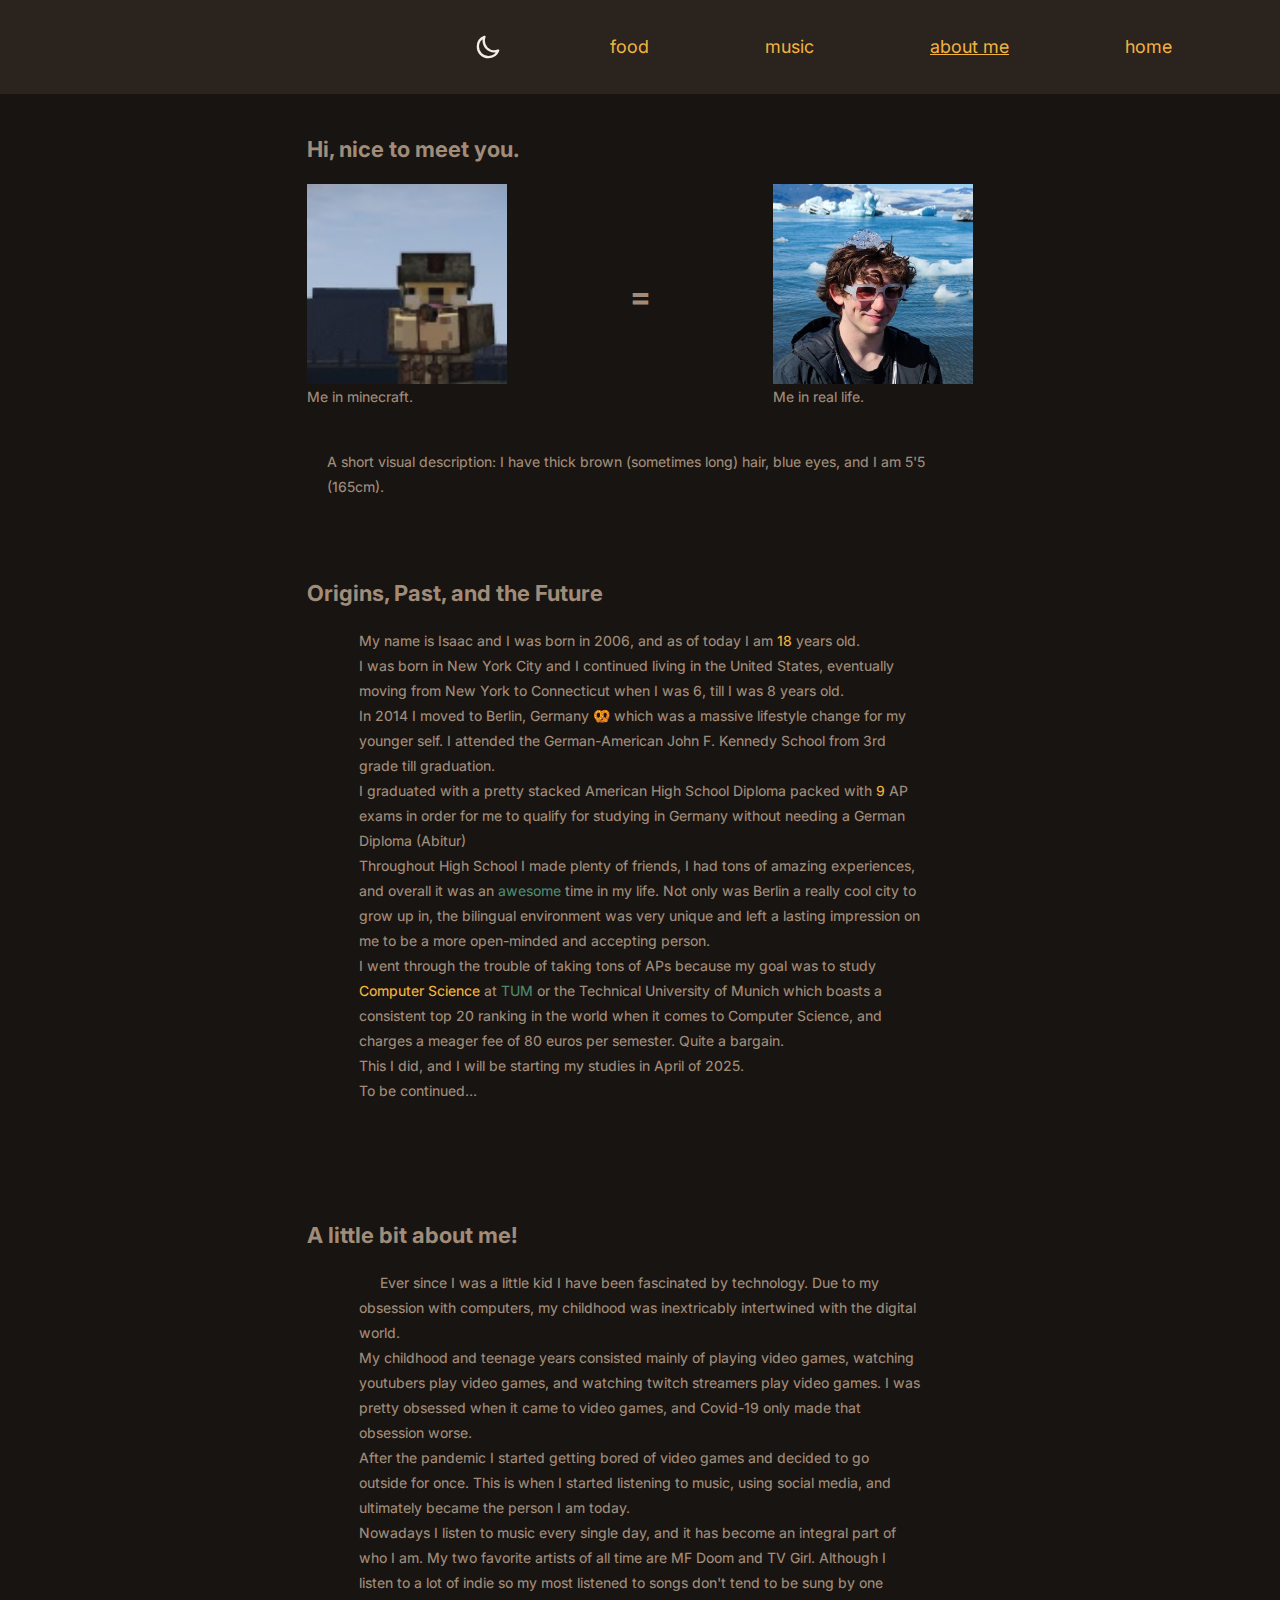
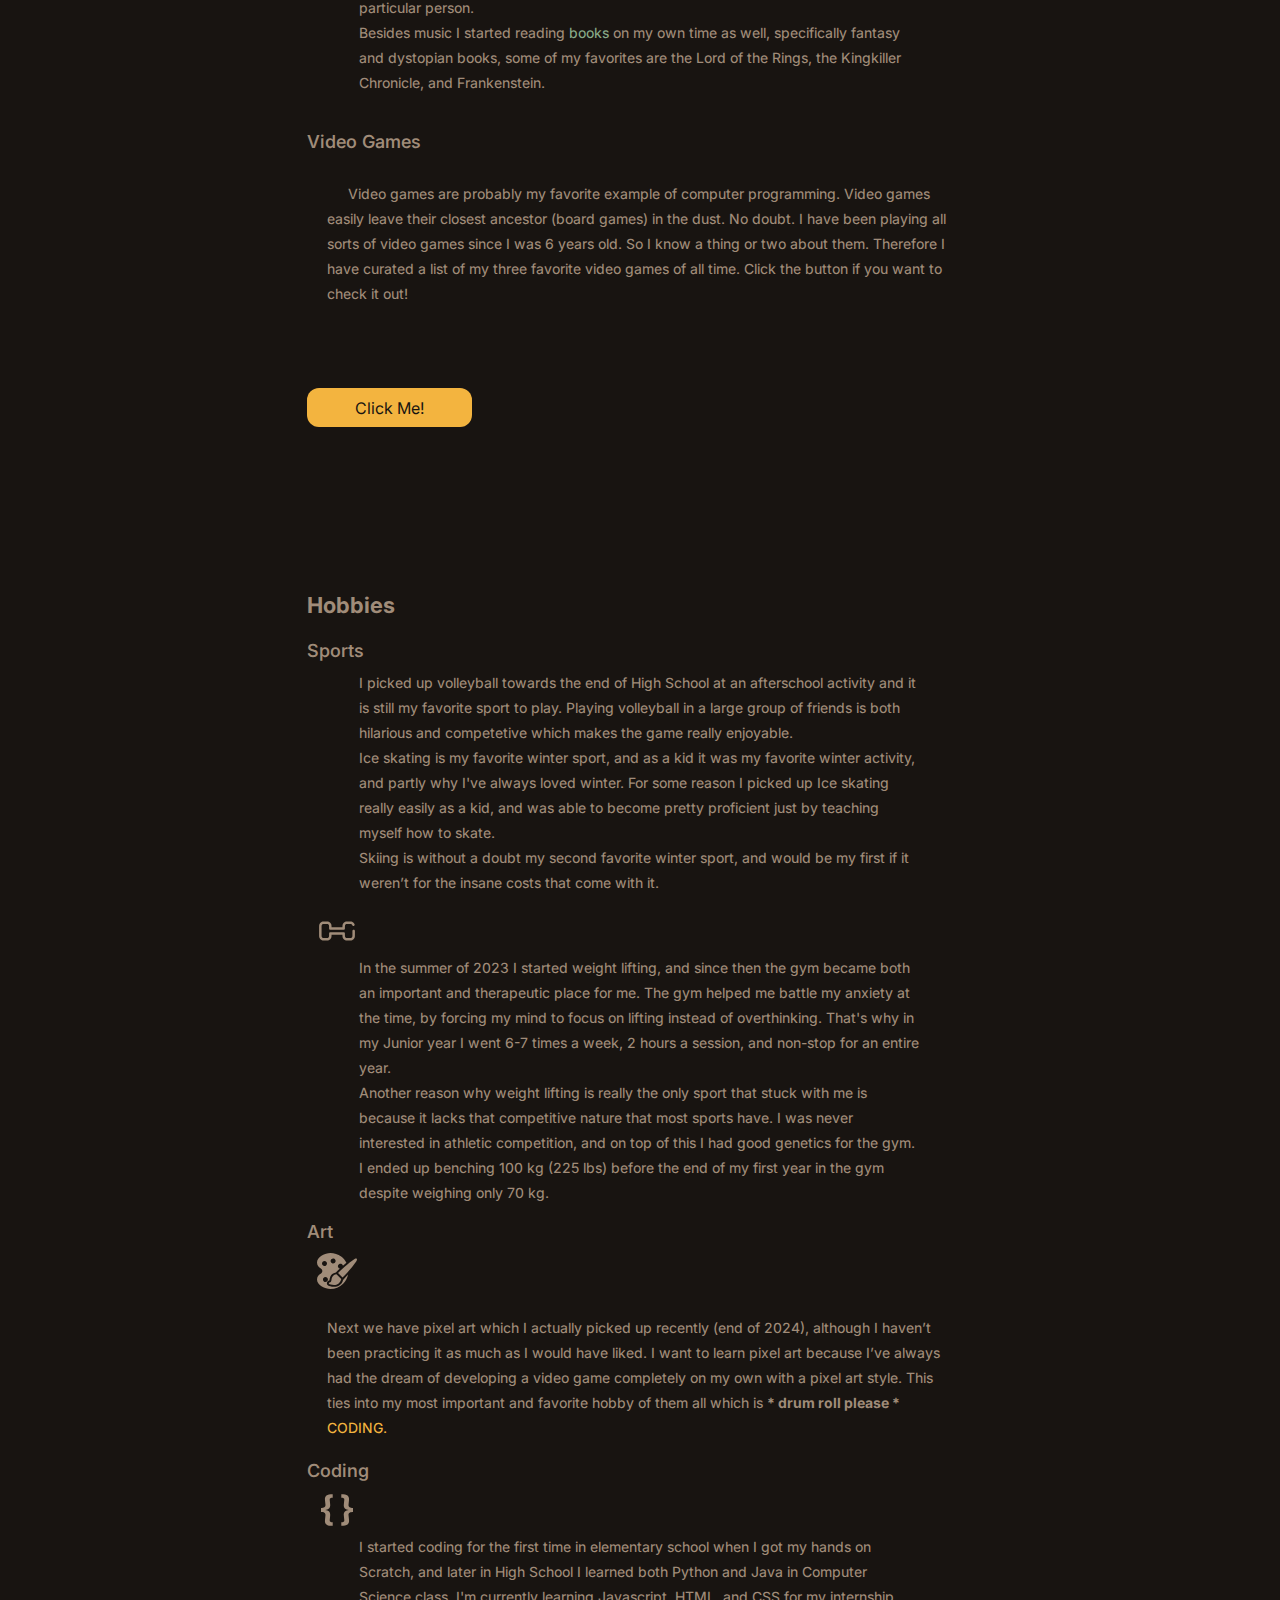
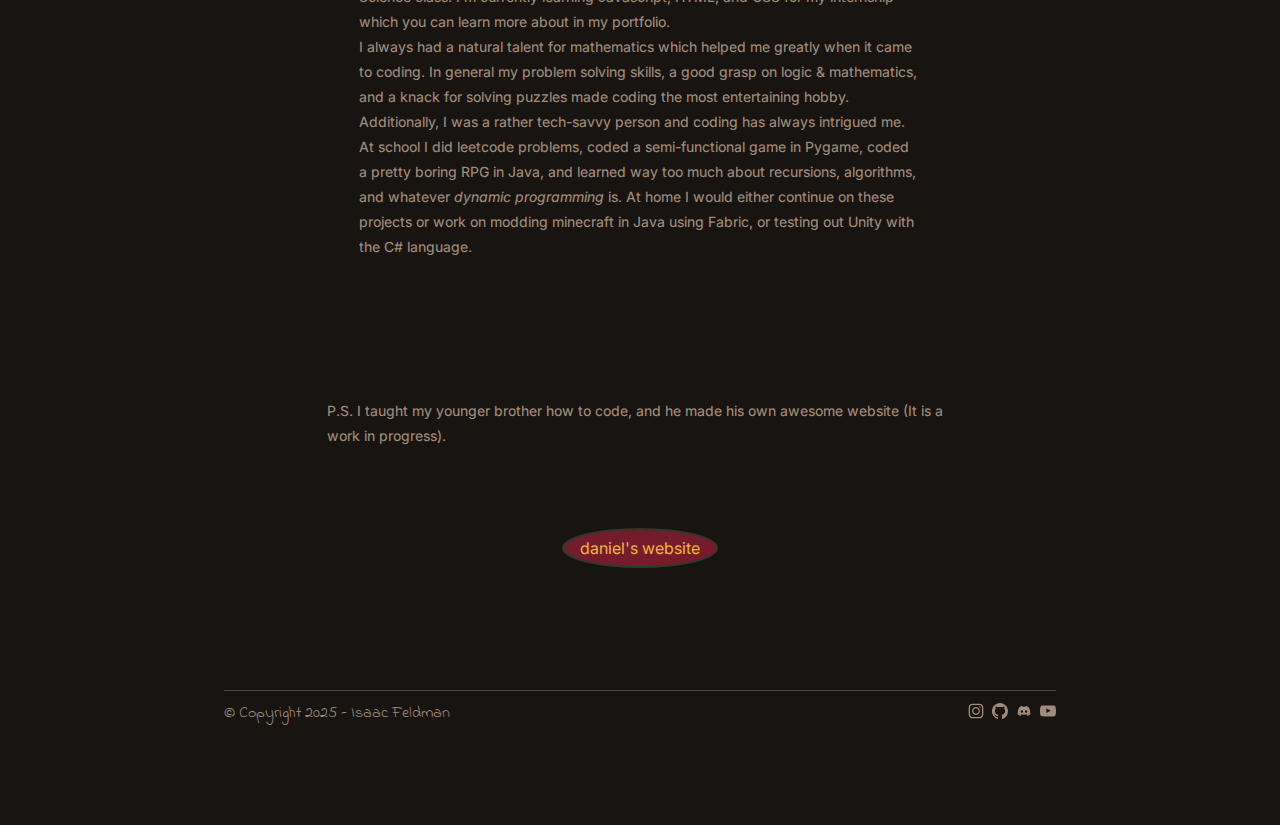
<file: about/index.html>
<!DOCTYPE html>
<html lang="en">
<head>
    <meta charset="UTF-8">
    <meta name="viewport" content="width=device-width, initial-scale=1.0">
    <title>about me</title>
    <link rel="stylesheet" href="../style.css?v=7">
    <link rel="preconnect" href="https://fonts.googleapis.com">
    <link rel="preconnect" href="https://fonts.gstatic.com" crossorigin>
    <link href="https://fonts.googleapis.com/css2?family=Indie+Flower&family=Inter:ital,opsz,wght@0,14..32,100..900;1,14..32,100..900&display=swap" rel="stylesheet">
</head>
<body>
    <div class="navigation">
        <label for="nav-menu">
            <hamburger id="nav-menu">
                <svg viewBox="0 0 24 24" fill="none" width="20px" height="20px" xmlns="http://www.w3.org/2000/svg"><g id="SVGRepo_bgCarrier" stroke-width="0"></g><g id="SVGRepo_tracerCarrier" stroke-linecap="round" stroke-linejoin="round"></g><g id="SVGRepo_iconCarrier"> <path d="M20 7L4 7" stroke="#1C274C" stroke-width="1.5" stroke-linecap="round"></path> <path d="M20 12L4 12" stroke="#1C274C" stroke-width="1.5" stroke-linecap="round"></path> <path d="M20 17L4 17" stroke="#1C274C" stroke-width="1.5" stroke-linecap="round"></path> </g></svg>
            </hamburger>
        </label>
        <a href="/"class="navp">home</a>
        <a href="/about" class="navp active">about me</a>
        <a href="/music" class="navp">music</a>
        <a href="/food" class="navp ">food</a>
        <h2 id="mobile-nav-header"> about me</h2>
        <label class="row-center" for="themetoggle">
            <svg id="themeicon" viewBox="0 0 24 24" fill="none" height="34px" width="28px"xmlns="http://www.w3.org/2000/svg"><g id="SVGRepo_bgCarrier" stroke-width="0"></g><g id="SVGRepo_tracerCarrier" stroke-linecap="round" stroke-linejoin="round"></g><g id="SVGRepo_iconCarrier"> <path d="M3.32031 11.6835C3.32031 16.6541 7.34975 20.6835 12.3203 20.6835C16.1075 20.6835 19.3483 18.3443 20.6768 15.032C19.6402 15.4486 18.5059 15.6834 17.3203 15.6834C12.3497 15.6834 8.32031 11.654 8.32031 6.68342C8.32031 5.50338 8.55165 4.36259 8.96453 3.32996C5.65605 4.66028 3.32031 7.89912 3.32031 11.6835Z" stroke="#F0EDEA" stroke-width="2" stroke-linecap="round" stroke-linejoin="round"></path> </g></svg>
        </label>

    </div>
    <hamburger-menu>
        <div class="col hamburger-container">
            <div class="navp-container">
                <a href="/"class="navp">home</a>
            </div>
            <div class="navp-container">
                <a href="/about" class="navp active">about me</a>
            </div>
            <div class="navp-container">
                <a href="/music" class="navp">music</a>
            </div>

            <div class="navp-container">
                <a href="/food" class="navp">food</a>
            </div>

        </div>

    </hamburger-menu>

    <div class="center">

        <div class="textbox" style="padding-bottom: 0;">
            <h3>Hi, nice to meet you.</h3>
            <div class="row-center" style="justify-content: space-between;">
                <div class="col">
                    <div class="imageContainer aboutImage">
                        <img class="image" src="../images/mypfp.png" alt="">
                    </div>
                    <p class=" small nopadding">Me in minecraft.</p>
                </div>
                <h1>=</h1>
                <div class="col">
                    <div class="imageContainer aboutImage">
                        <img class="image" src="../images/me_3.jpeg" alt="">
                    </div>
                    <p class=" small nopadding ">Me in real life.</p>
                </div>
            </div>
            <br>
            <p>A short visual description: I have thick brown (sometimes long) hair, blue eyes, and I am 5'5 (165cm).</p>
        </div>
        <div class="textbox">
            <h3>Origins, Past, and the Future</h3>
            <div class="textseparator">
                <p>My name is Isaac and I was born in 2006, and as of today I am <primary>18</primary> years old.</p>
                <p>I was born in New York City and I continued living in the United States, eventually moving from New York to Connecticut when I was 6, till I was 8 years old.</p>
                <p>In 2014 I moved to Berlin, Germany 🥨 which was a massive lifestyle change for my younger self. I attended the German-American John F. Kennedy School from 3rd grade till graduation.</p>
                <p>I graduated with a pretty stacked American High School Diploma packed with <primary>9</primary> AP exams in order for me to qualify for studying in Germany without needing a German Diploma (Abitur)</p>
                <p>Throughout High School I made plenty of friends, I had tons of amazing experiences, and overall it was an <accent>awesome</accent> time in my life. Not only was Berlin a really cool city to grow up in, 
                    the bilingual environment was very unique and left a lasting impression on me to be a more open-minded and accepting person.</p>
                <p>I went through the trouble of taking tons of APs because my goal was to study <primary>Computer Science</primary> at <accent>TUM</accent> or the Technical University of Munich which boasts a consistent top 20
                    ranking in the world when it comes to Computer Science, and charges a meager fee of 80 euros per semester. Quite a bargain.</p>
                    <p>This I did, and I will be starting my studies in April of 2025.</p>
                    <p>To be continued...</p>
            </div>

        </div>
        <div class="textbox">
            <h3>A little bit about me!</h3>
            <div class="textseparator">
                <p class="indent">Ever since I was a little kid I have been fascinated by technology.
                    Due to my obsession with computers, my childhood was inextricably intertwined with the digital world. 
               </p>
               <p>My childhood and teenage years consisted mainly of playing video games, watching youtubers play video games, and watching twitch streamers play video games. 
                I was pretty obsessed when it came to video games, and Covid-19 only made that obsession worse.</p>
                <p>After the pandemic I started getting bored of video games and decided to go outside for once. This is when I started listening to music, using social media, and ultimately became the person I am today.</p>
                <p>Nowadays I listen to music every single day, and it has become an integral part of who I am. My two favorite artists of all time are MF Doom and TV Girl. Although I listen to a lot of indie so my most listened to songs don't tend to be sung by one particular person.</p>
                <p>Besides music I started reading <secondary>books</secondary> on my own time as well, specifically fantasy and dystopian books, some of my favorites are the Lord of the Rings, the Kingkiller Chronicle, and Frankenstein.  </p>
            </div>
                <br>
                 <h4 class="">Video Games</h4>
                 <p class="indent"> Video games are probably my favorite example of computer programming. Video games easily leave their closest ancestor (board games) in the dust. No doubt. 
                    I have been playing all sorts of video games since I was 6 years old. So I know a thing or two about them.
                     Therefore I have curated a list of my three favorite video games of all time. Click the button if you want to check it out! </p>

        </div>
        <label class="buttonLabel" for="showGameList">
            Click Me!
        </label>
        <div class="gameList">
            <h4 style="width: 100%; margin-bottom: 30px;">My Top 3 Video Games</h4>
            <div class="game">
                <div class="imageHolder one" style="width: 40%;display: flex; flex-direction: row; column-gap: 3em;margin-bottom: 1em;">
                    <img style="width: 70px;"src="../images/minecraft.svg" alt="">
                </div>
                <p class="indent"> 
                    I remember coming home, turning on the iPad, and watching youtubers such as Stampylonghead, iBallisticSquid, PopularMMOs, CaptainSparklez, SSundee, and many more for hours on end. 
                    Some of my best childhood memories are associated with playing Minecraft with friends, playing on servers such as The Hive, Mineplex, and Hypixel, and watching countless minecraft let's plays on youtube. 
                    I believe minecraft between the years 2014 and 2020 was and still is the best game of all time.</p>
            </div>
            <div class="game">
                <div class="imageHolder two" style="width: 100%; display: flex; flex-direction: row; margin-bottom: 1em; column-gap: 3em ">
                    <img style="width: 50%;"src="../images/terraria.svg" alt="">
                </div>
                <p>Terraria, minecraft's brother, has the best singleplayer sandbox gaming experience and progression system that I have ever seen. The game is extremely satisfying to play through. I had so much fun playing Terraria that I even started my own youtube channel by recording Terraria gameplay with my DS' camera.  </p>
            </div>
            <div class="game">
                <div class="imageHolder three" style="width: 100%; display: flex; flex-direction: row; column-gap: 3em; margin-bottom: 1em; ">
                    <img style="width: 50%;"src="../images/castlecrashers.svg" alt="">
                </div>
                <p>Castle Crashers, a classic fighting game, has a funny story, cool character design, and an amazing soundtrack. I won't forget coming home after school, booting up my PS3 and playing Castle Crashers with a friend. Simply one of the best games when it comes to replayability.</p>
            </div>
        </div>
        <div class="textbox">
            <h3>Hobbies</h3>
                <h4>Sports</h4>
                <div class="textseparator">
                    <p>I picked up volleyball towards the end of High School at an afterschool activity and it is still my favorite sport to play. Playing volleyball in a large group of friends is both hilarious and competetive which makes the game really enjoyable. </p>
                    <p>Ice skating is my favorite winter sport, 
                    and as a kid it was my favorite winter activity, and partly why I've always loved winter. For some reason I picked up Ice skating really easily as a kid, and was able to become pretty proficient just by teaching myself how to skate. </p>
                    <p>Skiing is without a doubt my second favorite winter sport, and would be my first if it weren’t for the insane costs that come with it. </p>
                </div>
                <svg viewBox="0 0 24 24" class="sport-icons"fill="none" xmlns="http://www.w3.org/2000/svg"><g id="SVGRepo_bgCarrier" stroke-width="0"></g><g id="SVGRepo_tracerCarrier" stroke-linecap="round" stroke-linejoin="round"></g><g id="SVGRepo_iconCarrier"> <path d="M17.2346 16.8478L16.9476 17.5407L17.2346 16.8478ZM16 13.5H16.75C16.75 13.0858 16.4142 12.75 16 12.75V13.5ZM16.1522 15.7654L15.4593 16.0524L16.1522 15.7654ZM21.8478 15.7654L22.5407 16.0524L21.8478 15.7654ZM20.7654 16.8478L20.4784 16.1548L20.7654 16.8478ZM20.7654 7.15224L20.4784 7.84515V7.84515L20.7654 7.15224ZM21.1549 8.52165C21.3134 8.90433 21.7521 9.08606 22.1348 8.92754C22.5175 8.76903 22.6992 8.3303 22.5407 7.94762L21.1549 8.52165ZM17.2346 7.15224L16.9476 6.45933L16.9476 6.45933L17.2346 7.15224ZM16 10.5V11.25C16.4142 11.25 16.75 10.9142 16.75 10.5H16ZM16.1522 8.23463L15.4593 7.94762L16.1522 8.23463ZM3.23463 16.8478L2.94762 17.5407L3.23463 16.8478ZM2.15224 15.7654L1.45933 16.0524L1.45933 16.0524L2.15224 15.7654ZM8 13.5V12.75C7.58579 12.75 7.25 13.0858 7.25 13.5H8ZM7.84776 15.7654L8.54067 16.0524L7.84776 15.7654ZM6.76537 16.8478L7.05238 17.5407H7.05238L6.76537 16.8478ZM6.76537 7.15224L7.05238 6.45933V6.45933L6.76537 7.15224ZM8 10.5H7.25C7.25 10.9142 7.58579 11.25 8 11.25V10.5ZM7.84776 8.23463L8.54067 7.94762L7.84776 8.23463ZM3.23463 7.15224L2.94762 6.45933L3.23463 7.15224ZM2.15224 8.23463L1.45933 7.94762L2.15224 8.23463ZM22.75 12C22.75 11.5858 22.4142 11.25 22 11.25C21.5858 11.25 21.25 11.5858 21.25 12H22.75ZM19 16.25C18.5238 16.25 18.2042 16.2496 17.9567 16.2327C17.716 16.2163 17.5988 16.1868 17.5216 16.1548L16.9476 17.5407C17.238 17.661 17.5375 17.7076 17.8546 17.7292C18.165 17.7504 18.5443 17.75 19 17.75V16.25ZM15.25 13.5C15.25 13.961 15.2498 14.4545 15.2699 14.8796C15.2799 15.0928 15.2955 15.3014 15.3211 15.4889C15.3452 15.6654 15.3841 15.8706 15.4593 16.0524L16.8452 15.4784C16.847 15.4828 16.8416 15.4703 16.8329 15.4328C16.8247 15.3969 16.8159 15.3485 16.8073 15.2859C16.7901 15.1597 16.7772 14.9997 16.7682 14.809C16.7502 14.4263 16.75 13.9709 16.75 13.5H15.25ZM17.5216 16.1548C17.2154 16.028 16.972 15.7846 16.8452 15.4784L15.4593 16.0524C15.7384 16.7262 16.2738 17.2616 16.9476 17.5407L17.5216 16.1548ZM21.25 14C21.25 14.4762 21.2496 14.7958 21.2327 15.0433C21.2163 15.284 21.1868 15.4012 21.1549 15.4784L22.5407 16.0524C22.661 15.762 22.7076 15.4625 22.7292 15.1454C22.7504 14.835 22.75 14.4557 22.75 14H21.25ZM19 17.75C19.4557 17.75 19.835 17.7504 20.1454 17.7292C20.4625 17.7076 20.762 17.661 21.0524 17.5407L20.4784 16.1548C20.4012 16.1868 20.284 16.2163 20.0433 16.2327C19.7958 16.2496 19.4762 16.25 19 16.25V17.75ZM21.1549 15.4784C21.028 15.7846 20.7846 16.028 20.4784 16.1548L21.0524 17.5407C21.7262 17.2616 22.2616 16.7262 22.5407 16.0524L21.1549 15.4784ZM19 7.75C19.4762 7.75 19.7958 7.75041 20.0433 7.76729C20.284 7.78372 20.4012 7.81319 20.4784 7.84515L21.0524 6.45933C20.762 6.33905 20.4625 6.29241 20.1454 6.27077C19.835 6.24959 19.4557 6.25 19 6.25V7.75ZM20.4784 7.84515C20.7846 7.97202 21.028 8.21536 21.1549 8.52165L22.5407 7.94762C22.2616 7.27379 21.7262 6.73844 21.0524 6.45933L20.4784 7.84515ZM19 6.25C18.5443 6.25 18.165 6.24959 17.8546 6.27077C17.5375 6.29241 17.238 6.33905 16.9476 6.45933L17.5216 7.84515C17.5988 7.81319 17.716 7.78372 17.9567 7.76729C18.2042 7.75041 18.5238 7.75 19 7.75V6.25ZM16.75 10.5C16.75 10.0291 16.7502 9.5737 16.7682 9.19099C16.7772 9.00026 16.7901 8.84026 16.8073 8.71407C16.8159 8.65147 16.8247 8.60307 16.8329 8.56724C16.8416 8.52968 16.847 8.51715 16.8452 8.52165L15.4593 7.94762C15.3841 8.12935 15.3452 8.33457 15.3211 8.51115C15.2955 8.69856 15.2799 8.9072 15.2699 9.12039C15.2498 9.5455 15.25 10.039 15.25 10.5H16.75ZM16.9476 6.45933C16.2738 6.73844 15.7384 7.27379 15.4593 7.94762L16.8452 8.52165C16.972 8.21536 17.2154 7.97202 17.5216 7.84515L16.9476 6.45933ZM2.75 14V10H1.25V14H2.75ZM5 16.25C4.5238 16.25 4.20421 16.2496 3.95674 16.2327C3.71601 16.2163 3.5988 16.1868 3.52165 16.1548L2.94762 17.5407C3.23801 17.661 3.53754 17.7076 3.85464 17.7292C4.165 17.7504 4.54432 17.75 5 17.75V16.25ZM1.25 14C1.25 14.4557 1.24959 14.835 1.27077 15.1454C1.29241 15.4625 1.33905 15.762 1.45933 16.0524L2.84515 15.4784C2.81319 15.4012 2.78372 15.284 2.76729 15.0433C2.75041 14.7958 2.75 14.4762 2.75 14H1.25ZM3.52165 16.1548C3.21536 16.028 2.97202 15.7846 2.84515 15.4784L1.45933 16.0524C1.73844 16.7262 2.27379 17.2616 2.94762 17.5407L3.52165 16.1548ZM7.25 13.5C7.25 13.9709 7.24983 14.4263 7.2318 14.809C7.22282 14.9997 7.2099 15.1597 7.19267 15.2859C7.18412 15.3485 7.17529 15.3969 7.16706 15.4328C7.15843 15.4703 7.15299 15.4828 7.15485 15.4784L8.54067 16.0524C8.61595 15.8706 8.65477 15.6654 8.67888 15.4889C8.70447 15.3014 8.72009 15.0928 8.73014 14.8796C8.75017 14.4545 8.75 13.961 8.75 13.5H7.25ZM5 17.75C5.45568 17.75 5.835 17.7504 6.14536 17.7292C6.46246 17.7076 6.76199 17.661 7.05238 17.5407L6.47835 16.1548C6.4012 16.1868 6.28399 16.2163 6.04326 16.2327C5.79579 16.2496 5.4762 16.25 5 16.25V17.75ZM7.15485 15.4784C7.02798 15.7846 6.78464 16.028 6.47835 16.1548L7.05238 17.5407C7.72621 17.2616 8.26156 16.7262 8.54067 16.0524L7.15485 15.4784ZM5 7.75C5.4762 7.75 5.79579 7.75041 6.04326 7.76729C6.28399 7.78372 6.4012 7.81319 6.47835 7.84515L7.05238 6.45933C6.76199 6.33905 6.46246 6.29241 6.14536 6.27077C5.835 6.24959 5.45568 6.25 5 6.25V7.75ZM8.75 10.5C8.75 10.039 8.75017 9.5455 8.73014 9.12039C8.72009 8.9072 8.70447 8.69856 8.67888 8.51115C8.65477 8.33457 8.61595 8.12935 8.54067 7.94762L7.15485 8.52165C7.15299 8.51715 7.15843 8.52968 7.16706 8.56724C7.17529 8.60307 7.18412 8.65147 7.19267 8.71407C7.2099 8.84026 7.22282 9.00026 7.2318 9.19099C7.24983 9.5737 7.25 10.0291 7.25 10.5H8.75ZM6.47835 7.84515C6.78464 7.97202 7.02798 8.21536 7.15485 8.52165L8.54067 7.94762C8.26156 7.27379 7.72621 6.73844 7.05238 6.45933L6.47835 7.84515ZM5 6.25C4.54432 6.25 4.165 6.24959 3.85464 6.27077C3.53754 6.29241 3.23801 6.33905 2.94762 6.45933L3.52165 7.84515C3.5988 7.81319 3.71601 7.78372 3.95674 7.76729C4.20421 7.75041 4.5238 7.75 5 7.75V6.25ZM2.75 10C2.75 9.5238 2.75041 9.20421 2.76729 8.95674C2.78372 8.71601 2.81319 8.5988 2.84515 8.52165L1.45933 7.94762C1.33905 8.23801 1.29241 8.53754 1.27077 8.85464C1.24959 9.165 1.25 9.54432 1.25 10H2.75ZM2.94762 6.45933C2.27379 6.73844 1.73844 7.27379 1.45933 7.94762L2.84515 8.52165C2.97202 8.21536 3.21536 7.97202 3.52165 7.84515L2.94762 6.45933ZM8 11.25H16V9.75H8V11.25ZM16 12.75H8V14.25H16V12.75ZM21.25 12V14H22.75V12H21.25Z" fill="#1C274C"></path> </g></svg>                
                <div class="textseparator">
                    <p>
                        In the summer of 2023 I started weight lifting, and since then the gym became both an important and therapeutic place for me. 
                        The gym helped me battle my anxiety at the time, by forcing my mind to focus on lifting instead of overthinking. That's why in my Junior year I went 6-7 times a week, 2 hours a session, and non-stop for an entire year.
                        </p>
                        <p>
                        Another reason why weight lifting is really the only 
                        sport that stuck with me is because it lacks that competitive nature that most sports have. I was never interested in athletic competition, and on top of this I had good genetics for the gym.
                        I ended up benching 100 kg (225 lbs) before the end of my first year in the gym despite weighing only 70 kg. 
                        </p>
                </div>

                <h4 class="hover-primary">Art</h4>
                <svg class="sport-icons" fill="#000000" height="200px" width="200px" version="1.1" id="Capa_1" xmlns="http://www.w3.org/2000/svg" xmlns:xlink="http://www.w3.org/1999/xlink" viewBox="0 0 325.04 325.04" xml:space="preserve"><g id="SVGRepo_bgCarrier" stroke-width="0"></g><g id="SVGRepo_tracerCarrier" stroke-linecap="round" stroke-linejoin="round"></g><g id="SVGRepo_iconCarrier"> <g> <path d="M117.866,234.088c-2.956,14.532-4.875,21.558-16.092,22.458c-2.764,0.222-5.015,2.308-5.446,5.047 c-0.432,2.738,1.069,5.416,3.631,6.477c0.721,0.298,17.877,7.308,37.921,7.309c0.003,0,0.005,0,0.007,0 c13.968,0,25.95-3.386,35.612-10.063c11.45-7.912,19.344-20.294,23.541-36.788l-38.572-38.88 C125.871,194.924,121.253,217.436,117.866,234.088z"></path> <path d="M322.745,63.336c-1.037-1.046-2.887-2.293-5.806-2.293c-3.423,0-12.516,0-67.74,46.992 c-25.509,21.706-54.92,48.559-78.314,71.41l36.603,36.894c24.061-25.009,52.129-56.355,74.451-83.258 c14.096-16.986,24.935-31.002,32.216-41.657C323.799,77.311,328.023,68.655,322.745,63.336z"></path> <path d="M182.595,278.479c-12.387,8.56-27.429,12.899-44.716,12.899c-22.753-0.001-41.919-7.649-44.046-8.527 c-9.425-3.906-14.898-13.673-13.31-23.749c1.555-9.871,9.463-17.373,19.341-18.446c0.861-2.571,1.813-7.254,2.323-9.758 c1.878-9.23,4.449-21.873,12.358-33.126c8.637-12.287,21.656-20.165,38.751-23.466c9.811-9.737,21.005-20.443,32.686-31.308 c-5.905-1.281-11.185-5.127-14.017-10.944c-4.875-10.02-0.623-22.073,9.484-26.895c10.133-4.834,22.287-0.612,27.155,9.423 c0.961,1.978,1.555,4.033,1.832,6.096c9.688-8.677,19.309-17.099,28.392-24.828c0.054-0.046,0.105-0.09,0.16-0.136 c-10.209-19.536-24.849-36.845-42.687-50.098c-25.614-19.031-56.114-29.096-88.2-29.104c-0.01,0-0.017,0-0.025,0 c-21.654,0-47.976,7.566-68.697,19.749C13.981,51.193-0.005,71.163,0,92.49c0.008,25.748,14.53,36.518,26.199,45.171 c9.515,7.057,17.03,12.63,17.034,24.844c0.003,12.213-7.508,17.781-17.018,24.831c-11.665,8.648-26.184,19.412-26.176,45.163 c0.006,21.324,14.001,41.299,39.406,56.244c20.736,12.198,47.072,19.78,68.73,19.786c0.015,0,0.028,0,0.042,0 c39.305,0,76.254-15.171,104.044-42.72c20.837-20.655,34.656-46.416,40.273-74.442c-13.952,15.471-27.997,30.493-40.563,43.322 C206.641,253.965,196.773,268.682,182.595,278.479z M111.054,77.103c2.498-10.871,13.4-17.657,24.354-15.167 c10.939,2.478,17.793,13.282,15.313,24.138c-2.499,10.844-13.407,17.631-24.362,15.154 C115.411,98.764,108.554,87.947,111.054,77.103z M45.054,114.152c-7.005-8.716-5.565-21.401,3.216-28.339 c8.78-6.925,21.571-5.505,28.589,3.195c6.99,8.703,5.545,21.388-3.229,28.34C64.869,124.288,52.058,122.853,45.054,114.152z M55.746,247.168c-8.786-6.944-10.231-19.629-3.226-28.342c7-8.696,19.796-10.122,28.581-3.18 c8.778,6.943,10.224,19.629,3.225,28.327C77.327,252.686,64.53,254.111,55.746,247.168z"></path> </g> </g></svg>
                <p>Next we have pixel art which I actually picked up recently (end of 2024), although I haven’t been practicing it as much as I would have liked. I want to learn pixel art because 
                I’ve always had the dream of developing a video game completely on my own with a pixel art style. This ties into my most important and favorite hobby of them all which is <strong>* drum roll please *</strong> <primary>CODING. </primary>
                </p>
                <h4 class="hover-accent">Coding</h4>

                <svg class="sport-icons" xmlns:dc="http://purl.org/dc/elements/1.1/" xmlns:cc="http://creativecommons.org/ns#" xmlns:rdf="http://www.w3.org/1999/02/22-rdf-syntax-ns#" xmlns:svg="http://www.w3.org/2000/svg" xmlns="http://www.w3.org/2000/svg" xmlns:sodipodi="http://sodipodi.sourceforge.net/DTD/sodipodi-0.dtd" xmlns:inkscape="http://www.inkscape.org/namespaces/inkscape" viewBox="0 0 30 30" version="1.1" id="svg822" inkscape:version="0.92.4 (f8dce91, 2019-08-02)" sodipodi:docname="code.svg" fill="#000000"><g id="SVGRepo_bgCarrier" stroke-width="0"></g><g id="SVGRepo_tracerCarrier" stroke-linecap="round" stroke-linejoin="round"></g><g id="SVGRepo_iconCarrier"> <defs id="defs816"> <inkscape:path-effect only_selected="false" apply_with_weight="true" apply_no_weight="true" helper_size="0" steps="2" weight="33.333333" is_visible="true" id="path-effect1025" effect="bspline"></inkscape:path-effect> <inkscape:path-effect only_selected="false" apply_with_weight="true" apply_no_weight="true" helper_size="0" steps="2" weight="33.333333" is_visible="true" id="path-effect1021" effect="bspline"></inkscape:path-effect> </defs> <sodipodi:namedview id="base" pagecolor="#ffffff" bordercolor="#666666" borderopacity="1.0" inkscape:pageopacity="0.0" inkscape:pageshadow="2" inkscape:zoom="8.1038938" inkscape:cx="17.678805" inkscape:cy="22.979448" inkscape:document-units="px" inkscape:current-layer="layer1" showgrid="true" units="px" inkscape:window-width="1366" inkscape:window-height="713" inkscape:window-x="0" inkscape:window-y="0" inkscape:window-maximized="1" showguides="false" inkscape:guide-bbox="true"> <sodipodi:guide position="21.126168,22.794393" orientation="1,0" id="guide1575" inkscape:locked="false"></sodipodi:guide> <sodipodi:guide position="22.682243,23.285047" orientation="1,0" id="guide1635" inkscape:locked="false"></sodipodi:guide> <sodipodi:guide position="22.682243,7.6455921" orientation="0,1" id="guide1639" inkscape:locked="false"></sodipodi:guide> <sodipodi:guide position="18.859863,18.859863" orientation="1,0" id="guide1242" inkscape:locked="false"></sodipodi:guide> <inkscape:grid type="xygrid" id="grid1103"></inkscape:grid> </sodipodi:namedview> <metadata id="metadata819"> <rdf:rdf> <cc:work rdf:about=""> <dc:format>image/svg+xml</dc:format> <dc:type rdf:resource="http://purl.org/dc/dcmitype/StillImage"></dc:type> <dc:title> </dc:title> </cc:work> </rdf:rdf> </metadata> <g inkscape:label="Layer 1" inkscape:groupmode="layer" id="layer1" transform="translate(0,-289.0625)"> <g id="layer1-3" inkscape:label="Layer 1" style="fill:#ffffff;stroke-width:1.41176474" transform="matrix(0.70833333,0,0,0.70833333,4.3750001,88.684897)"></g> <g aria-label="{}" style="font-style:normal;font-weight:normal;font-size:24.25199318px;line-height:1.25;font-family:sans-serif;letter-spacing:0px;word-spacing:0px;fill:#000000;fill-opacity:1;stroke:none;stroke-width:1" id="text892"> <path style="font-style:normal;font-variant:normal;font-weight:bold;font-stretch:normal;font-family:'Fira Code';-inkscape-font-specification:'Fira Code Bold';stroke-width:1.64934897" d="M 11.779297 3.1171875 C 7.3169299 3.1171875 5.618642 4.3052456 5.9824219 7.6035156 L 6.3476562 11.070312 C 6.5416723 12.889212 5.0614194 13.447266 3 13.447266 L 3 16.552734 C 5.0856714 16.552734 6.5416723 17.110797 6.3476562 18.929688 L 5.9824219 22.421875 C 5.642894 25.671645 7.3169299 26.882812 11.779297 26.882812 L 11.779297 24.214844 C 10.299925 24.214844 9.4021776 23.9001 9.5234375 22.6875 L 9.8867188 19.097656 C 10.177743 16.357176 8.7238695 15.38803 6.1289062 15 C 8.5783575 14.63622 10.177743 13.618564 9.8867188 10.902344 L 9.5234375 7.3125 C 9.4021776 6.0999 10.275673 5.7851562 11.779297 5.7851562 L 11.779297 3.1171875 z M 18.220703 3.1171875 L 18.220703 5.7851562 C 19.700075 5.7851562 20.597823 6.0999 20.476562 7.3125 L 20.113281 10.902344 C 19.822257 13.642814 21.30152 14.61197 23.896484 15 C 21.42278 15.36378 19.822257 16.381436 20.113281 19.097656 L 20.476562 22.6875 C 20.597822 23.9001 19.724327 24.214844 18.220703 24.214844 L 18.220703 26.882812 C 22.68307 26.882812 24.381358 25.694754 24.017578 22.396484 L 23.652344 18.929688 C 23.458328 17.110798 24.962832 16.552734 27 16.552734 L 27 13.447266 C 24.93858 13.447266 23.458328 12.889212 23.652344 11.070312 L 24.017578 7.578125 C 24.357106 4.328365 22.68307 3.1171875 18.220703 3.1171875 z " transform="translate(0,289.0625)" id="path894"></path> </g> </g> </g></svg>
                <div class="textseparator">
                    <p>
                        I started coding for the first time 
                        in elementary school when I got my hands on Scratch, and later in High School I learned both Python and Java in Computer Science class. I'm currently learning Javascript, HTML, and CSS for my internship which you can learn more about in my portfolio.  </p>
                        <p>I always had a natural talent for mathematics which helped me greatly when it came to coding. 
                        In general my problem solving skills, a good grasp on logic & mathematics, and a knack for solving puzzles  made coding the most entertaining hobby. Additionally, I was a rather tech-savvy person and coding has always intrigued me.
                    </p>
                    <p>At school I did leetcode problems, coded a semi-functional game in Pygame, coded a pretty boring RPG in Java, and learned way too much about recursions, algorithms, and whatever <i>dynamic programming</i> is. At home I would either continue on these projects or work on modding minecraft in Java using Fabric, or testing out Unity with the C# language.</p>
                </div>

        </div>

        <div class="textbox">
            <p>P.S. I taught my younger brother how to code, and he made his own awesome website (It is a work in progress). </p>
            <div id="spinAnchor">
                <a href="/daniel" id="specialAnchor">daniel's website</a>
            </div>
     
        </div>
        <div class="buttons">
            <button id="themetoggle"></button>
            <button id="showGameList"></button>
        </div>
        <footer>
            <alert id="discordalert"> Copied discord username to clipboard!</alert>
            <signature>
                © Copyright 2025 - Isaac Feldman
            </signature>
            <socials>
                <a target="_blank" href="https://instagram.com/isaacfldmn" class="social">
                    <svg viewBox="0 0 24 24"  xmlns="http://www.w3.org/2000/svg"><g id="SVGRepo_bgCarrier" stroke-width="0"></g><g id="SVGRepo_tracerCarrier" stroke-linecap="round" stroke-linejoin="round"></g><g id="SVGRepo_iconCarrier"> <path fill-rule="evenodd" clip-rule="evenodd" d="M12 18C15.3137 18 18 15.3137 18 12C18 8.68629 15.3137 6 12 6C8.68629 6 6 8.68629 6 12C6 15.3137 8.68629 18 12 18ZM12 16C14.2091 16 16 14.2091 16 12C16 9.79086 14.2091 8 12 8C9.79086 8 8 9.79086 8 12C8 14.2091 9.79086 16 12 16Z" fill="#0F0F0F"></path> <path d="M18 5C17.4477 5 17 5.44772 17 6C17 6.55228 17.4477 7 18 7C18.5523 7 19 6.55228 19 6C19 5.44772 18.5523 5 18 5Z" fill="#0F0F0F"></path> <path fill-rule="evenodd" clip-rule="evenodd" d="M1.65396 4.27606C1 5.55953 1 7.23969 1 10.6V13.4C1 16.7603 1 18.4405 1.65396 19.7239C2.2292 20.8529 3.14708 21.7708 4.27606 22.346C5.55953 23 7.23969 23 10.6 23H13.4C16.7603 23 18.4405 23 19.7239 22.346C20.8529 21.7708 21.7708 20.8529 22.346 19.7239C23 18.4405 23 16.7603 23 13.4V10.6C23 7.23969 23 5.55953 22.346 4.27606C21.7708 3.14708 20.8529 2.2292 19.7239 1.65396C18.4405 1 16.7603 1 13.4 1H10.6C7.23969 1 5.55953 1 4.27606 1.65396C3.14708 2.2292 2.2292 3.14708 1.65396 4.27606ZM13.4 3H10.6C8.88684 3 7.72225 3.00156 6.82208 3.0751C5.94524 3.14674 5.49684 3.27659 5.18404 3.43597C4.43139 3.81947 3.81947 4.43139 3.43597 5.18404C3.27659 5.49684 3.14674 5.94524 3.0751 6.82208C3.00156 7.72225 3 8.88684 3 10.6V13.4C3 15.1132 3.00156 16.2777 3.0751 17.1779C3.14674 18.0548 3.27659 18.5032 3.43597 18.816C3.81947 19.5686 4.43139 20.1805 5.18404 20.564C5.49684 20.7234 5.94524 20.8533 6.82208 20.9249C7.72225 20.9984 8.88684 21 10.6 21H13.4C15.1132 21 16.2777 20.9984 17.1779 20.9249C18.0548 20.8533 18.5032 20.7234 18.816 20.564C19.5686 20.1805 20.1805 19.5686 20.564 18.816C20.7234 18.5032 20.8533 18.0548 20.9249 17.1779C20.9984 16.2777 21 15.1132 21 13.4V10.6C21 8.88684 20.9984 7.72225 20.9249 6.82208C20.8533 5.94524 20.7234 5.49684 20.564 5.18404C20.1805 4.43139 19.5686 3.81947 18.816 3.43597C18.5032 3.27659 18.0548 3.14674 17.1779 3.0751C16.2777 3.00156 15.1132 3 13.4 3Z" fill="#0F0F0F"></path> </g></svg>
                </a>
                <a target="_blank" href="https://github.com/isaacfeld" class="social">
                    <svg viewBox="0 0 20 20" version="1.1" xmlns="http://www.w3.org/2000/svg" xmlns:xlink="http://www.w3.org/1999/xlink" fill="#000000"><g id="SVGRepo_bgCarrier" stroke-width="0"></g><g id="SVGRepo_tracerCarrier" stroke-linecap="round" stroke-linejoin="round"></g><g id="SVGRepo_iconCarrier"> <title>github [#142]</title> <desc>Created with Sketch.</desc> <defs> </defs> <g id="Page-1" stroke="none" stroke-width="1" fill-rule="evenodd"> <g id="Dribbble-Light-Preview" transform="translate(-140.000000, -7559.000000)" fill="#000000"> <g id="icons" transform="translate(56.000000, 160.000000)"> <path d="M94,7399 C99.523,7399 104,7403.59 104,7409.253 C104,7413.782 101.138,7417.624 97.167,7418.981 C96.66,7419.082 96.48,7418.762 96.48,7418.489 C96.48,7418.151 96.492,7417.047 96.492,7415.675 C96.492,7414.719 96.172,7414.095 95.813,7413.777 C98.04,7413.523 100.38,7412.656 100.38,7408.718 C100.38,7407.598 99.992,7406.684 99.35,7405.966 C99.454,7405.707 99.797,7404.664 99.252,7403.252 C99.252,7403.252 98.414,7402.977 96.505,7404.303 C95.706,7404.076 94.85,7403.962 94,7403.958 C93.15,7403.962 92.295,7404.076 91.497,7404.303 C89.586,7402.977 88.746,7403.252 88.746,7403.252 C88.203,7404.664 88.546,7405.707 88.649,7405.966 C88.01,7406.684 87.619,7407.598 87.619,7408.718 C87.619,7412.646 89.954,7413.526 92.175,7413.785 C91.889,7414.041 91.63,7414.493 91.54,7415.156 C90.97,7415.418 89.522,7415.871 88.63,7414.304 C88.63,7414.304 88.101,7413.319 87.097,7413.247 C87.097,7413.247 86.122,7413.234 87.029,7413.87 C87.029,7413.87 87.684,7414.185 88.139,7415.37 C88.139,7415.37 88.726,7417.2 91.508,7416.58 C91.513,7417.437 91.522,7418.245 91.522,7418.489 C91.522,7418.76 91.338,7419.077 90.839,7418.982 C86.865,7417.627 84,7413.783 84,7409.253 C84,7403.59 88.478,7399 94,7399" id="github-[#142]"> </path> </g> </g> </g> </g></svg>                
                </a>
                <a id="discord" class="social">
                    <tooltip></tooltip>
                    <svg viewBox="0 0 24 24"  xmlns="http://www.w3.org/2000/svg"><g id="SVGRepo_bgCarrier" stroke-width="0"></g><g id="SVGRepo_tracerCarrier" stroke-linecap="round" stroke-linejoin="round"></g><g id="SVGRepo_iconCarrier"> <path d="M18.59 5.88997C17.36 5.31997 16.05 4.89997 14.67 4.65997C14.5 4.95997 14.3 5.36997 14.17 5.69997C12.71 5.47997 11.26 5.47997 9.83001 5.69997C9.69001 5.36997 9.49001 4.95997 9.32001 4.65997C7.94001 4.89997 6.63001 5.31997 5.40001 5.88997C2.92001 9.62997 2.25001 13.28 2.58001 16.87C4.23001 18.1 5.82001 18.84 7.39001 19.33C7.78001 18.8 8.12001 18.23 8.42001 17.64C7.85001 17.43 7.31001 17.16 6.80001 16.85C6.94001 16.75 7.07001 16.64 7.20001 16.54C10.33 18 13.72 18 16.81 16.54C16.94 16.65 17.07 16.75 17.21 16.85C16.7 17.16 16.15 17.42 15.59 17.64C15.89 18.23 16.23 18.8 16.62 19.33C18.19 18.84 19.79 18.1 21.43 16.87C21.82 12.7 20.76 9.08997 18.61 5.88997H18.59ZM8.84001 14.67C7.90001 14.67 7.13001 13.8 7.13001 12.73C7.13001 11.66 7.88001 10.79 8.84001 10.79C9.80001 10.79 10.56 11.66 10.55 12.73C10.55 13.79 9.80001 14.67 8.84001 14.67ZM15.15 14.67C14.21 14.67 13.44 13.8 13.44 12.73C13.44 11.66 14.19 10.79 15.15 10.79C16.11 10.79 16.87 11.66 16.86 12.73C16.86 13.79 16.11 14.67 15.15 14.67Z" fill="#000000"></path> </g></svg>
                </a>
         
                <a target="_blank" href="https://youtube.com/pugcy" class="social">
                    <svg viewBox="0 -3 20 20" version="1.1" xmlns="http://www.w3.org/2000/svg" xmlns:xlink="http://www.w3.org/1999/xlink" fill="#000000"><g id="SVGRepo_bgCarrier" stroke-width="0"></g><g id="SVGRepo_tracerCarrier" stroke-linecap="round" stroke-linejoin="round"></g><g id="SVGRepo_iconCarrier"> <title>youtube [#168]</title> <desc>Created with Sketch.</desc> <defs> </defs> <g id="Page-1" stroke="none" stroke-width="1" fill-rule="evenodd"> <g id="Dribbble-Light-Preview" transform="translate(-300.000000, -7442.000000)" fill="#000000"> <g id="icons" transform="translate(56.000000, 160.000000)"> <path d="M251.988432,7291.58588 L251.988432,7285.97425 C253.980638,7286.91168 255.523602,7287.8172 257.348463,7288.79353 C255.843351,7289.62824 253.980638,7290.56468 251.988432,7291.58588 M263.090998,7283.18289 C262.747343,7282.73013 262.161634,7282.37809 261.538073,7282.26141 C259.705243,7281.91336 248.270974,7281.91237 246.439141,7282.26141 C245.939097,7282.35515 245.493839,7282.58153 245.111335,7282.93357 C243.49964,7284.42947 244.004664,7292.45151 244.393145,7293.75096 C244.556505,7294.31342 244.767679,7294.71931 245.033639,7294.98558 C245.376298,7295.33761 245.845463,7295.57995 246.384355,7295.68865 C247.893451,7296.0008 255.668037,7296.17532 261.506198,7295.73552 C262.044094,7295.64178 262.520231,7295.39147 262.895762,7295.02447 C264.385932,7293.53455 264.28433,7285.06174 263.090998,7283.18289" id="youtube-[#168]"> </path> </g> </g> </g> </g></svg>
                </a>
            </socials>
        </footer>
    </div>
    <script src="https://open.spotify.com/embed/iframe-api/v1" async></script>
    <script src="../jquery.js"></script>
    <script src="about.js"></script>
    <script src="../main.js"></script>
   
</body>
</html>
</file>
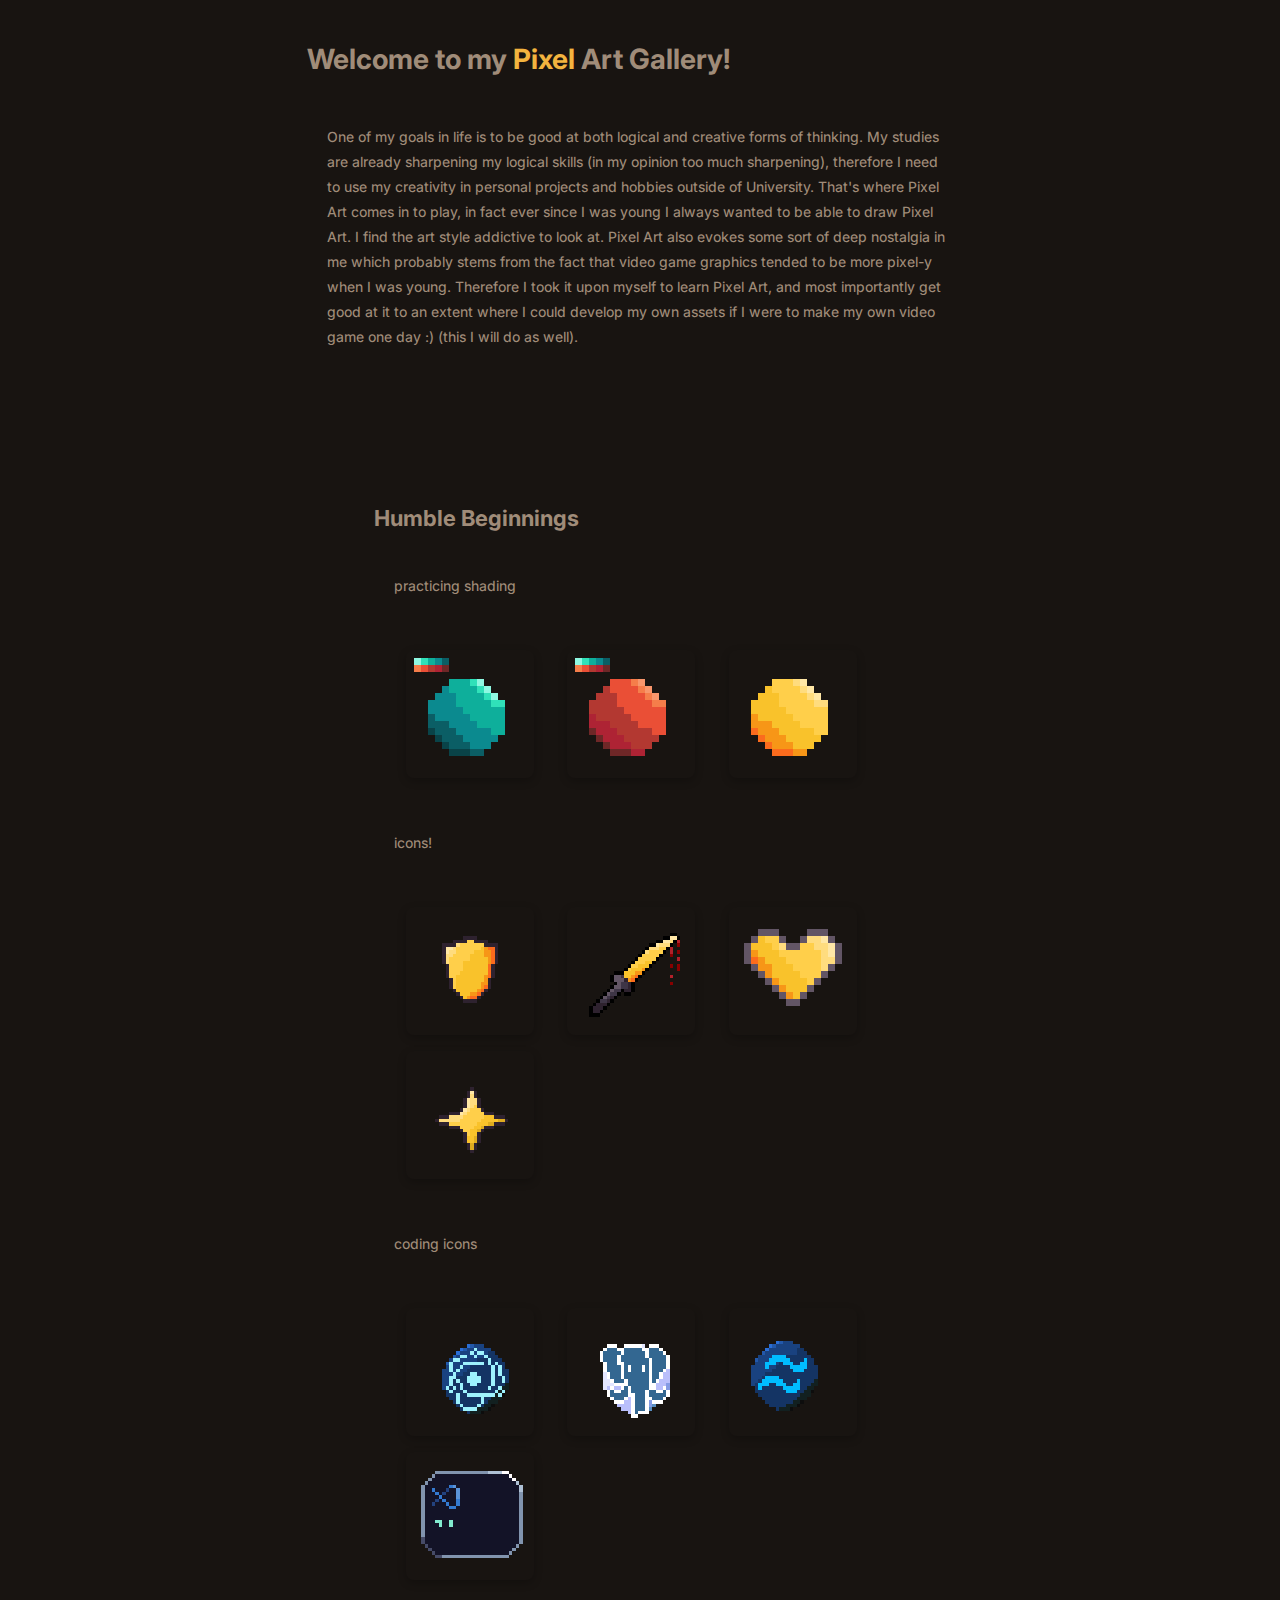
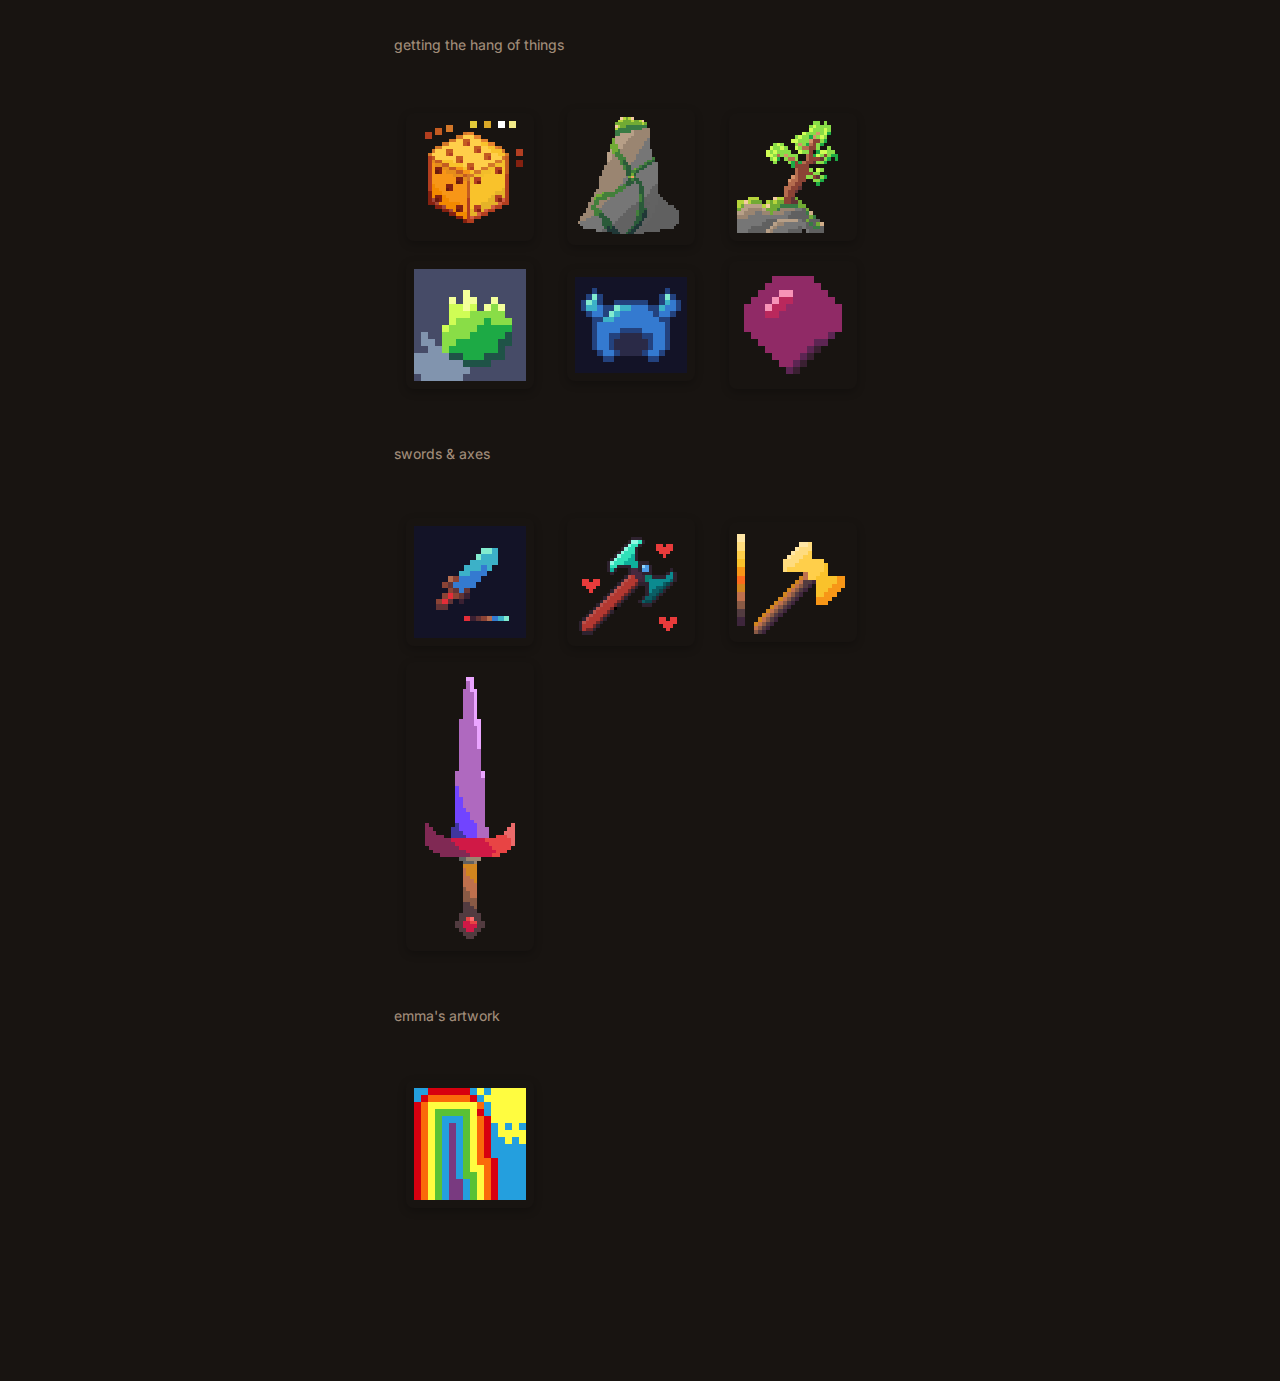
<file: art/index.html>
<!DOCTYPE html>
<html lang="en">
<head>
    <meta charset="UTF-8">
    <meta name="viewport" content="width=device-width, initial-scale=1.0">
    <title>art</title>
    <link rel="stylesheet" href="/style.css?v=neo">
    <script>
    var d = document.documentElement
    var theme = localStorage.getItem('theme')
    if(theme == 'light'){
        d.classList.add('lightmode')
    }
    else if(theme == 'dark'){
        d.classList.remove('lightmode')
    }
    </script>
    <link rel="stylesheet" href="art.css?v=3">
    <link rel="preconnect" href="https://fonts.googleapis.com">
    <link rel="preconnect" href="https://fonts.gstatic.com" crossorigin>
    <link href="https://fonts.googleapis.com/css2?family=Indie+Flower&family=Inter:ital,opsz,wght@0,14..32,100..900;1,14..32,100..900&display=swap" rel="stylesheet">
</head>

<body>
    <div class="center">
        <div class="textbox">
            <h2>Welcome to my <primary>Pixel</primary> Art Gallery!</h2>
            <p>One of my goals in life is to be good at both logical and creative forms of thinking. My studies are already sharpening my logical skills (in my opinion too much sharpening), therefore I need to 
                use my creativity in personal projects and hobbies outside of University. That's where Pixel Art comes in to play, in fact ever since I was young I always
                wanted to be able to draw Pixel Art. I find the art style addictive to look at. Pixel Art also evokes some sort of deep
                nostalgia in me which probably stems from the fact that video game graphics tended to be more pixel-y when I was young. 
                Therefore I took it upon myself to learn Pixel Art, and most importantly get good at it to an extent where I could develop my own assets
                if I were to make my own video game one day :) (this I will do as well).
            </p>
        </div>
        <div class="textbox">
            <gallery>
                <div class="textbox">
                    <h3>Humble Beginnings</h3>
                    <p>practicing shading</p>
                    <galleryrow>
                        <img src="/images/pixelart/cobalt_coin.png" alt="cobalt_coin">
                        <img src="/images/pixelart/copper_jot.png" alt="copper_jot">
                        <img src="/images/pixelart/gold_talent.png" alt="gold_talent">
                    </galleryrow>
                    <p>icons!</p>
                    <galleryrow>
                        <img src="/images/pixelart/armor_icon.png" alt="armor">
                        <img src="/images/pixelart/attack_icon.png" alt="attack">
                        <img src="/images/pixelart/health_icon.png" alt="health">
                        <img src="/images/pixelart/mana_icon.png" alt="mana">
                    </galleryrow>
                    <p>coding icons</p>
                    <galleryrow>
                        <img src="/images/pixelart/electron_icon.png" alt="electron_icon">
                        <img src="/images/pixelart/psql_icon.png" alt="postgresql_icon">
                        <img src="/images/pixelart/tailwind_icon.png" alt="tailwind_icon">
                        <img src="/images/pixelart/vscode_icon.gif" alt="vscode">
                    </galleryrow>
                    <p>getting the hang of things</p>
                    <galleryrow>
                        <img src="/images/pixelart/dice_six.png " alt="d6">
                        <img src="/images/pixelart/flowery_rock.png" alt="gold_axe">
                        <img src="/images/pixelart/lonely_tree.png" alt="lonely tree">
                        <img src="/images/pixelart/toxic_fire.gif" alt="toxic fire">
                        <img src="/images/pixelart/crustaceous helm.png" alt="crustaceous helm">
                        <img src="/images/pixelart/violet gem.png" alt="violet gem">
                        
                    </galleryrow>
                    <p>swords & axes</p>
                    <galleryrow>
                        
                        <img src="/images/pixelart/cerulean_sword.png" alt="cerulean_sword">
                        <img src="/images/pixelart/axe_of_hearts.gif" alt="axe of hearts">
                        <img src="/images/pixelart/gold_axe.png" alt="">
                        <img src="/images/pixelart/dark_sword.png" alt="dark_sword">
                        
                    </galleryrow>
                    <p>emma's artwork</p>
                    <galleryrow>
                        <img src="/images/pixelart/emmas_art.png" alt="emma">
                    </galleryrow>
                </div>


                <div class="textbox"></div>
            </gallery>
        </div>
    </div>

    </div>
    <script src="../minified/SplitText.min.js"></script>
    <script src="../minified/TextPlugin.min.js"></script>
    <script src="../gsap.min.js"></script>
    <script src="../jquery.js"></script>
    <script type="module" src="../main.js?v=neo"></script>
</body>
</html>
</file>
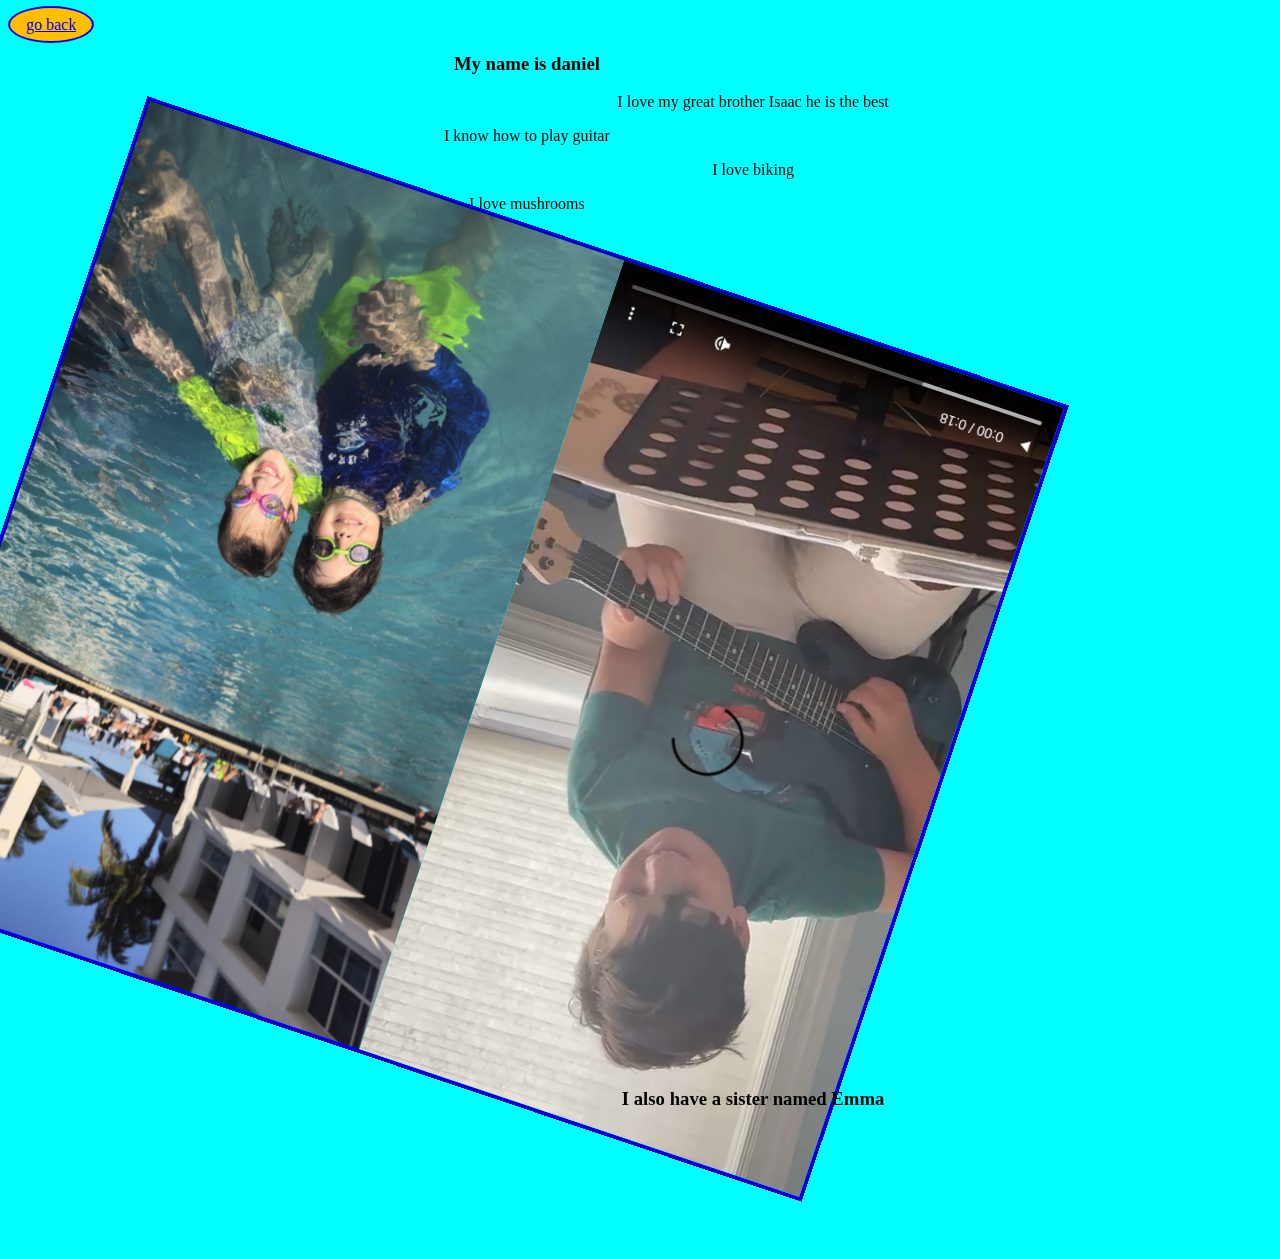
<file: daniel/index.html>
<!DOCTYPE html>
<html lang="en" style="background-color: aqua">
  <head>
    <meta charset="UTF-8" />
    <meta name="viewport" content="width=device-width, initial-scale=1.0" />
    <title>about me</title>
  </head>
  <body>
    <div id="adiv" style="margin-top: 1em">
    <a style="background-color: rgb(255, 191, 0); padding: 8px 16px; border: 2px solid blue;border-radius: 50%;" href="/about">go back</a>

    </div>
    <!--
    <head>                  </head>
    opening tag            closing tag
    
    common tags in html
    <div></div> - box/container for anything inside
    <p></p> - paragraph element, lets you write text on the screen
    <h1></h1> - heading 1 (bigges title), 
    lets you write very big text

    <h2> <h3> <h4> <h5> - each one is a little bit smaller 
    than the one before it

    <a></a> - lets you link a different website to yours
    GO BEFORE THE END OF THE OPENING TAG
    <h1 GO HERE >
    -->
    <h3 id="text1" style="text-align: center">My name is daniel</h3>
    <p id="text2" style="text-align: center">
      I love my great brother Isaac he is the best
    </p>
    <p id="text1" style="text-align: center">I know how to play guitar</p>
    <p id="text2" style="text-align: center">I love biking</p>
    <p id="text1" style="text-align: center">I love mushrooms</p>
    <div
      id="box"
      style="
        display: flex;
        width: fit-content;
        flex-direction: row;
        flex-wrap: wrap;
        margin: auto;
        border-style: groove;
        border-width: 4px;
        border-color: blue;
      "
    >
      <video src="guitar.mp4" controls></video>
      <img src="pool.jpg" style="width: 500px; height: 832px" />
    </div>

    <h3 id="text2" style="text-align: center">
      I also have a sister named Emma
    </h3>
    
  </body>

  <script src="../gsap.min.js"></script>
  <script>
    gsap.from("#text1", {
      duration: 2,
      ease: "ease",
      x: -300,
    });
    gsap.from("#text2", {
      duration: 2,
      ease: "ease",
      x: 300,
    });
    gsap.from("#box", {
      duration: 3,
      ease: "ease",
      rotate: 360,
      x: -300,
    });
  </script>
  <style>
    a:hover{
        border-color: rgb(255, 115, 0) !important; 
        background-color: hsl(45, 100%, 45%) !important;
        color: white;
 
    }
    #adiv:hover{
        transform: translateY(3px);
        transition: transform 0.1s ease-in;
    }

    @media only screen and (max-width: 600px) {
      #box{
        max-width: 300px;
      }
      #box video{
        max-width: 300px;
      }
      #box img{
        max-width: 300px;
        height: auto !important;
      }
    }

  </style>
</html>
</file>
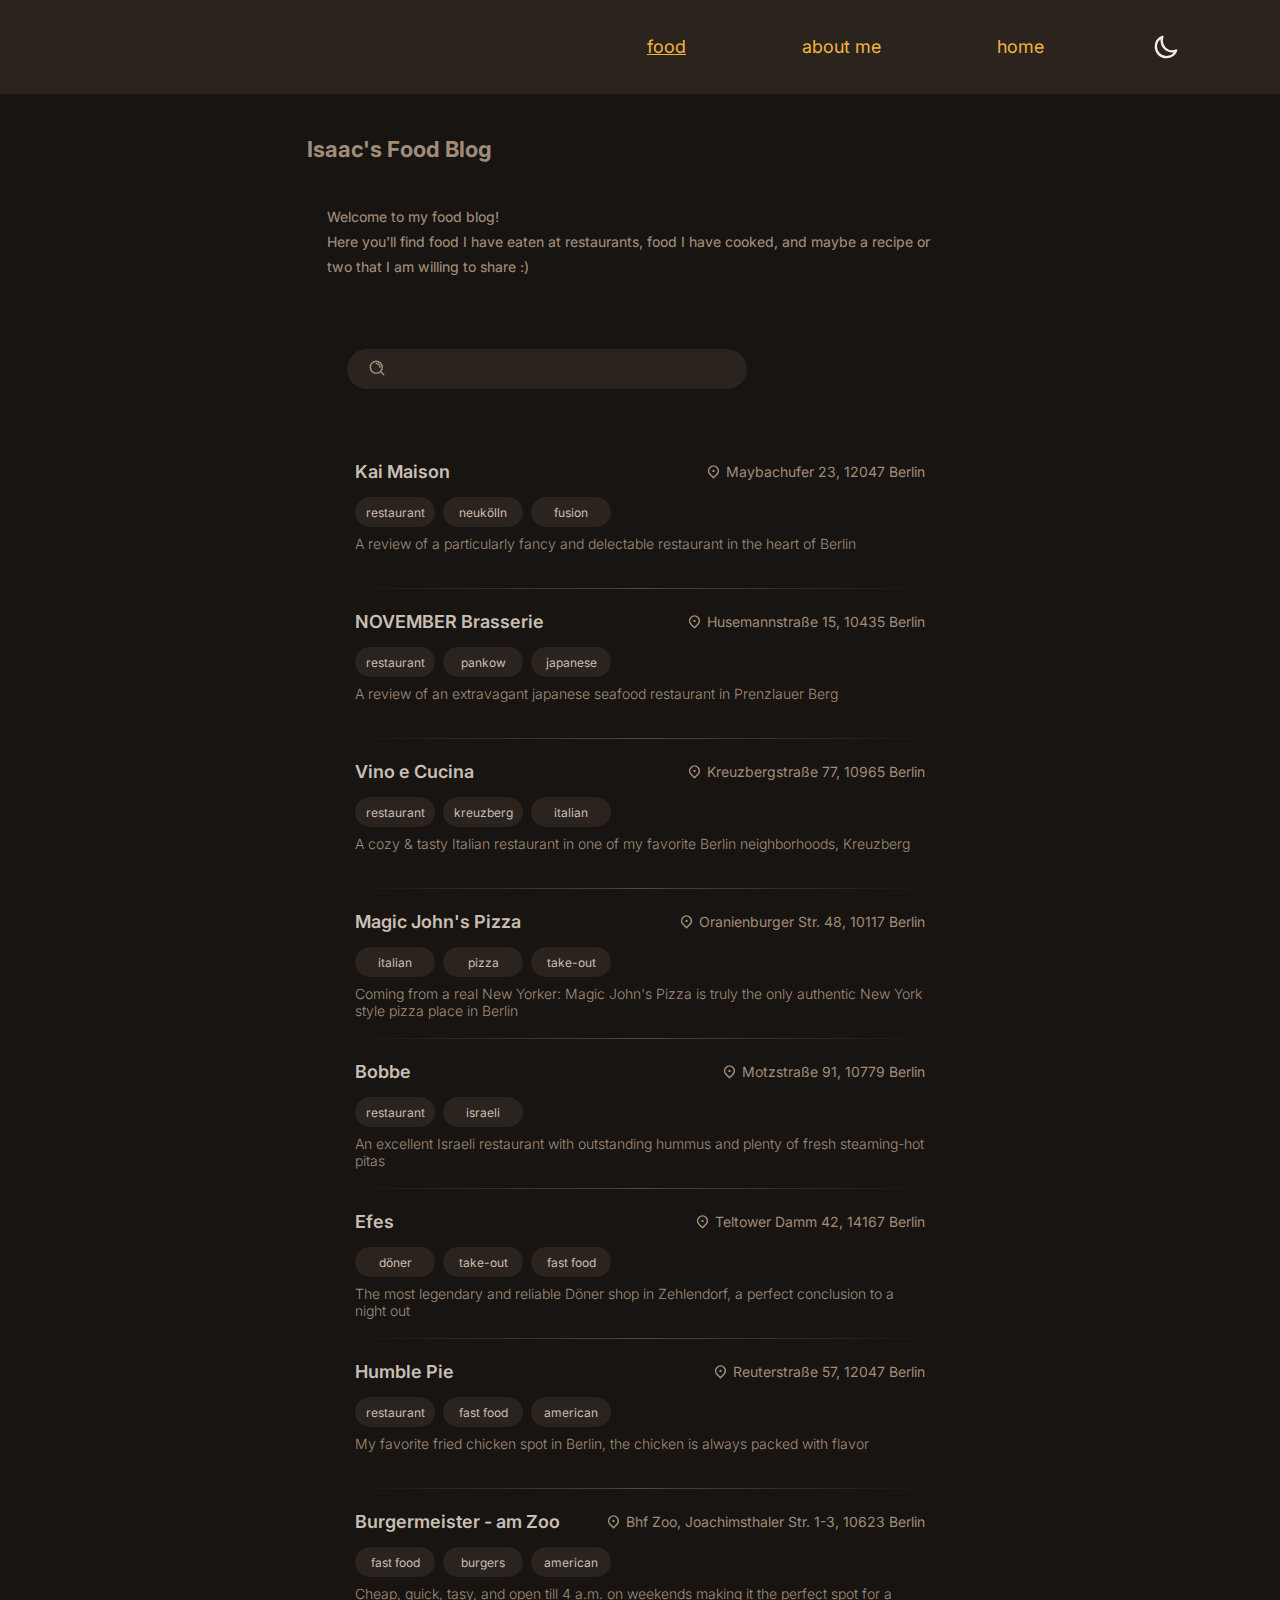
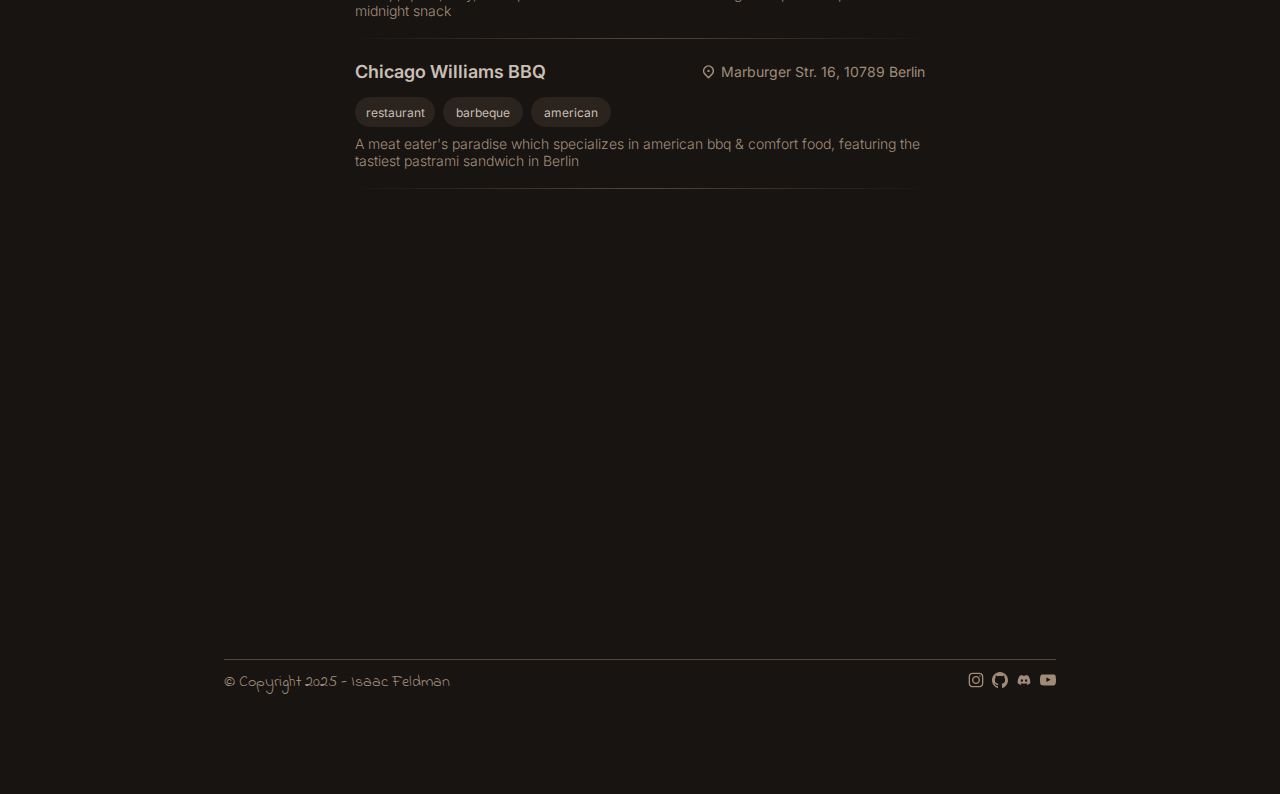
<file: food/index.html>
<!DOCTYPE html>
<html lang="en">
<head>
    <meta charset="UTF-8">
    <meta name="viewport" content="width=device-width, initial-scale=1.0">
    <link rel="stylesheet" href="../style.css?v=3">
    <link rel="preconnect" href="https://fonts.googleapis.com">
    <link rel="preconnect" href="https://fonts.gstatic.com" crossorigin>
    <link href="https://fonts.googleapis.com/css2?family=Indie+Flower&family=Inter:ital,opsz,wght@0,14..32,100..900;1,14..32,100..900&display=swap" rel="stylesheet">
    <title>isaac's food adventures</title>
</head>
<body>
    <div class="navigation">
        <label class="row-center" for="themetoggle">
            <svg id="themeicon" viewBox="0 0 24 24" fill="none" height="34px" width="28px"xmlns="http://www.w3.org/2000/svg"><g id="SVGRepo_bgCarrier" stroke-width="0"></g><g id="SVGRepo_tracerCarrier" stroke-linecap="round" stroke-linejoin="round"></g><g id="SVGRepo_iconCarrier"> <path d="M3.32031 11.6835C3.32031 16.6541 7.34975 20.6835 12.3203 20.6835C16.1075 20.6835 19.3483 18.3443 20.6768 15.032C19.6402 15.4486 18.5059 15.6834 17.3203 15.6834C12.3497 15.6834 8.32031 11.654 8.32031 6.68342C8.32031 5.50338 8.55165 4.36259 8.96453 3.32996C5.65605 4.66028 3.32031 7.89912 3.32031 11.6835Z" stroke="#F0EDEA" stroke-width="2" stroke-linecap="round" stroke-linejoin="round"></path> </g></svg>
        </label>
        <a href="/"class="navp">home</a>
        <a href="/about" class="navp">about me</a>
        <a href="/food" class="navp active">food</a>
    </div>
    <div class="center">
        <div class="textbox" style="padding-bottom: 0px">
            <h3>Isaac's Food Blog</h3>
            <p>Welcome to my food blog! <br>Here you'll find food I have eaten at restaurants, food I have cooked, and maybe a recipe or two that I am willing to share :)</p>
        </div>
        <div class="textbox" style="padding-top: 0px; padding-bottom: 0px;">
            <searchbox>
                <div class="row-center searchbar" style="column-gap: 10px;">
                    <search>
                        <svg viewBox="0 0 24 24" fill="none" xmlns="http://www.w3.org/2000/svg"><g id="SVGRepo_bgCarrier" stroke-width="0"></g><g id="SVGRepo_tracerCarrier" stroke-linecap="round" stroke-linejoin="round"></g><g id="SVGRepo_iconCarrier"> <path d="M11 6C13.7614 6 16 8.23858 16 11M16.6588 16.6549L21 21M19 11C19 15.4183 15.4183 19 11 19C6.58172 19 3 15.4183 3 11C3 6.58172 6.58172 3 11 3C15.4183 3 19 6.58172 19 11Z" stroke="#000000" stroke-width="2" stroke-linecap="round" stroke-linejoin="round"></path> </g></svg>
                    </search>
                    <input id="food-search" type="text" class="clean" autocomplete="off" >
                </div>
           
            </searchbox>
        </div>
        <searchresult>
            <a href="/food/kai-maison">
                <article>
                    <div class="row-center between">
                        <div class="row-center betwen" style="column-gap: 10px;">
                            <if-title>Kai Maison</if-title>
               
                        </div>
              
                        <location> <svg viewBox="0 0 24 24" fill="none" xmlns="http://www.w3.org/2000/svg"><g id="SVGRepo_bgCarrier" stroke-width="0"></g><g id="SVGRepo_tracerCarrier" stroke-linecap="round" stroke-linejoin="round"></g><g id="SVGRepo_iconCarrier"> <g clip-path="url(#clip0_429_11046)"> <rect x="12" y="11" width="0.01" height="0.01" stroke="#292929" stroke-width="3.75" stroke-linejoin="round"></rect> <path d="M12 22L17.5 16.5C20.5376 13.4624 20.5376 8.53757 17.5 5.5C14.4624 2.46244 9.53757 2.46244 6.5 5.5C3.46244 8.53757 3.46244 13.4624 6.5 16.5L12 22Z" stroke="#292929" stroke-width="2.5" stroke-linejoin="round"></path> </g> <defs> <clipPath id="clip0_429_11046"> <rect width="24" height="24" fill="white"></rect> </clipPath> </defs> </g></svg> Maybachufer 23, 12047 Berlin</location>
                    </div>
                    <div class="row-center tagContainer">
                        <tag>restaurant</tag>
                        <tag>neukölln</tag>
                        <tag>fusion</tag>
                    </div>
                    <if-subtitle>A review of a particularly fancy and delectable restaurant in the heart of Berlin</if-subtitle>
                </article>
            </a>
            <a href="/food/november-brasserie">
                <article>
                    <div class="row-center between">
                        <div class="row-center betwen" style="column-gap: 10px;">
                            <if-title>NOVEMBER Brasserie</if-title>
                        </div>
              
                        <location> <svg viewBox="0 0 24 24" fill="none" xmlns="http://www.w3.org/2000/svg"><g id="SVGRepo_bgCarrier" stroke-width="0"></g><g id="SVGRepo_tracerCarrier" stroke-linecap="round" stroke-linejoin="round"></g><g id="SVGRepo_iconCarrier"> <g clip-path="url(#clip0_429_11046)"> <rect x="12" y="11" width="0.01" height="0.01" stroke="#292929" stroke-width="3.75" stroke-linejoin="round"></rect> <path d="M12 22L17.5 16.5C20.5376 13.4624 20.5376 8.53757 17.5 5.5C14.4624 2.46244 9.53757 2.46244 6.5 5.5C3.46244 8.53757 3.46244 13.4624 6.5 16.5L12 22Z" stroke="#292929" stroke-width="2.5" stroke-linejoin="round"></path> </g> <defs> <clipPath id="clip0_429_11046"> <rect width="24" height="24" fill="white"></rect> </clipPath> </defs> </g></svg> 
                            Husemannstraße 15, 10435 Berlin</location>
                    </div>
                    <div class="row-center tagContainer">
                        <tag>restaurant</tag>
                        <tag>pankow</tag>
                        <tag>japanese</tag>
                    </div>
                    <if-subtitle>A review of an extravagant japanese seafood restaurant in Prenzlauer Berg</if-subtitle>
                </article>
            </a>
            <a href="/food/vino-e-cucina">
                <article>
                    <div class="row-center between">
                        <div class="row-center betwen" style="column-gap: 10px;">
                            <if-title>Vino e Cucina</if-title>
                        </div>
              
                        <location> <svg viewBox="0 0 24 24" fill="none" xmlns="http://www.w3.org/2000/svg"><g id="SVGRepo_bgCarrier" stroke-width="0"></g><g id="SVGRepo_tracerCarrier" stroke-linecap="round" stroke-linejoin="round"></g><g id="SVGRepo_iconCarrier"> <g clip-path="url(#clip0_429_11046)"> <rect x="12" y="11" width="0.01" height="0.01" stroke="#292929" stroke-width="3.75" stroke-linejoin="round"></rect> <path d="M12 22L17.5 16.5C20.5376 13.4624 20.5376 8.53757 17.5 5.5C14.4624 2.46244 9.53757 2.46244 6.5 5.5C3.46244 8.53757 3.46244 13.4624 6.5 16.5L12 22Z" stroke="#292929" stroke-width="2.5" stroke-linejoin="round"></path> </g> <defs> <clipPath id="clip0_429_11046"> <rect width="24" height="24" fill="white"></rect> </clipPath> </defs> </g></svg> 
                            Kreuzbergstraße 77, 10965 Berlin</location>
                    </div>
                    <div class="row-center tagContainer">
                        <tag>restaurant</tag>
                        <tag>kreuzberg</tag>
                        <tag>italian</tag>
                    </div>
                    <if-subtitle>A cozy & tasty Italian restaurant in one of my favorite Berlin neighborhoods, Kreuzberg</if-subtitle>
                </article>
            </a>
            <a href="/food/magic-johns-pizza">
                <article>
                    <div class="row-center between">
                        <div class="row-center betwen" style="column-gap: 10px;">
                            <if-title>Magic John's Pizza</if-title>
                        </div>
              
                        <location> <svg viewBox="0 0 24 24" fill="none" xmlns="http://www.w3.org/2000/svg"><g id="SVGRepo_bgCarrier" stroke-width="0"></g><g id="SVGRepo_tracerCarrier" stroke-linecap="round" stroke-linejoin="round"></g><g id="SVGRepo_iconCarrier"> <g clip-path="url(#clip0_429_11046)"> <rect x="12" y="11" width="0.01" height="0.01" stroke="#292929" stroke-width="3.75" stroke-linejoin="round"></rect> <path d="M12 22L17.5 16.5C20.5376 13.4624 20.5376 8.53757 17.5 5.5C14.4624 2.46244 9.53757 2.46244 6.5 5.5C3.46244 8.53757 3.46244 13.4624 6.5 16.5L12 22Z" stroke="#292929" stroke-width="2.5" stroke-linejoin="round"></path> </g> <defs> <clipPath id="clip0_429_11046"> <rect width="24" height="24" fill="white"></rect> </clipPath> </defs> </g></svg> 
                            Oranienburger Str. 48, 10117 Berlin</location>
                    </div>
                    <div class="row-center tagContainer">
                        <tag>italian</tag>
                        <tag>pizza</tag>
                        <tag>take-out</tag>
                    </div>
                    <if-subtitle>Coming from a real New Yorker: Magic John's Pizza is truly the only authentic New York style pizza place in Berlin</if-subtitle>
                </article>
            </a>
            <a href="/food/bobbe">
                <article>
                    <div class="row-center between">
                        <div class="row-center betwen" style="column-gap: 10px;">
                            <if-title>Bobbe</if-title>
                        </div>
              
                        <location> <svg viewBox="0 0 24 24" fill="none" xmlns="http://www.w3.org/2000/svg"><g id="SVGRepo_bgCarrier" stroke-width="0"></g><g id="SVGRepo_tracerCarrier" stroke-linecap="round" stroke-linejoin="round"></g><g id="SVGRepo_iconCarrier"> <g clip-path="url(#clip0_429_11046)"> <rect x="12" y="11" width="0.01" height="0.01" stroke="#292929" stroke-width="3.75" stroke-linejoin="round"></rect> <path d="M12 22L17.5 16.5C20.5376 13.4624 20.5376 8.53757 17.5 5.5C14.4624 2.46244 9.53757 2.46244 6.5 5.5C3.46244 8.53757 3.46244 13.4624 6.5 16.5L12 22Z" stroke="#292929" stroke-width="2.5" stroke-linejoin="round"></path> </g> <defs> <clipPath id="clip0_429_11046"> <rect width="24" height="24" fill="white"></rect> </clipPath> </defs> </g></svg> 
                            Motzstraße 91, 10779 Berlin</location>
                    </div>
                    <div class="row-center tagContainer">
                        <tag>restaurant</tag>
                        <tag>israeli</tag>
                    </div>
                    <if-subtitle>An excellent Israeli restaurant with outstanding hummus and plenty of fresh steaming-hot pitas</if-subtitle>
                </article>
            </a>
            <a href="/food/efes">
                <article>
                    <div class="row-center between">
                        <div class="row-center betwen" style="column-gap: 10px;">
                            <if-title>Efes</if-title>
                        </div>
              
                        <location> <svg viewBox="0 0 24 24" fill="none" xmlns="http://www.w3.org/2000/svg"><g id="SVGRepo_bgCarrier" stroke-width="0"></g><g id="SVGRepo_tracerCarrier" stroke-linecap="round" stroke-linejoin="round"></g><g id="SVGRepo_iconCarrier"> <g clip-path="url(#clip0_429_11046)"> <rect x="12" y="11" width="0.01" height="0.01" stroke="#292929" stroke-width="3.75" stroke-linejoin="round"></rect> <path d="M12 22L17.5 16.5C20.5376 13.4624 20.5376 8.53757 17.5 5.5C14.4624 2.46244 9.53757 2.46244 6.5 5.5C3.46244 8.53757 3.46244 13.4624 6.5 16.5L12 22Z" stroke="#292929" stroke-width="2.5" stroke-linejoin="round"></path> </g> <defs> <clipPath id="clip0_429_11046"> <rect width="24" height="24" fill="white"></rect> </clipPath> </defs> </g></svg> 
                            Teltower Damm 42, 14167 Berlin</location>
                    </div>
                    <div class="row-center tagContainer">
                        <tag>döner</tag>
                        <tag>take-out</tag>
                        <tag>fast food</tag>
                    </div>
                    <if-subtitle>The most legendary and reliable Döner shop in Zehlendorf, a perfect conclusion to a night out</if-subtitle>
                </article>
            </a>
            <a href="/food/humble-pie">
                <article>
                    <div class="row-center between">
                        <div class="row-center betwen" style="column-gap: 10px;">
                            <if-title>Humble Pie</if-title>
                        </div>
              
                        <location> <svg viewBox="0 0 24 24" fill="none" xmlns="http://www.w3.org/2000/svg"><g id="SVGRepo_bgCarrier" stroke-width="0"></g><g id="SVGRepo_tracerCarrier" stroke-linecap="round" stroke-linejoin="round"></g><g id="SVGRepo_iconCarrier"> <g clip-path="url(#clip0_429_11046)"> <rect x="12" y="11" width="0.01" height="0.01" stroke="#292929" stroke-width="3.75" stroke-linejoin="round"></rect> <path d="M12 22L17.5 16.5C20.5376 13.4624 20.5376 8.53757 17.5 5.5C14.4624 2.46244 9.53757 2.46244 6.5 5.5C3.46244 8.53757 3.46244 13.4624 6.5 16.5L12 22Z" stroke="#292929" stroke-width="2.5" stroke-linejoin="round"></path> </g> <defs> <clipPath id="clip0_429_11046"> <rect width="24" height="24" fill="white"></rect> </clipPath> </defs> </g></svg> 
                            Reuterstraße 57, 12047 Berlin</location>
                    </div>
                    <div class="row-center tagContainer">
                        <tag>restaurant</tag>
                        <tag>fast food</tag>
                        <tag>american</tag>
                    </div>
                    <if-subtitle>My favorite fried chicken spot in Berlin, the chicken is always packed with flavor </if-subtitle>
                </article>
            </a>
            <a href="/food/burgermeister">
                <article>
                    <div class="row-center between">
                        <div class="row-center betwen" style="column-gap: 10px;">
                            <if-title>Burgermeister - am Zoo</if-title>
                        </div>
              
                        <location> <svg viewBox="0 0 24 24" fill="none" xmlns="http://www.w3.org/2000/svg"><g id="SVGRepo_bgCarrier" stroke-width="0"></g><g id="SVGRepo_tracerCarrier" stroke-linecap="round" stroke-linejoin="round"></g><g id="SVGRepo_iconCarrier"> <g clip-path="url(#clip0_429_11046)"> <rect x="12" y="11" width="0.01" height="0.01" stroke="#292929" stroke-width="3.75" stroke-linejoin="round"></rect> <path d="M12 22L17.5 16.5C20.5376 13.4624 20.5376 8.53757 17.5 5.5C14.4624 2.46244 9.53757 2.46244 6.5 5.5C3.46244 8.53757 3.46244 13.4624 6.5 16.5L12 22Z" stroke="#292929" stroke-width="2.5" stroke-linejoin="round"></path> </g> <defs> <clipPath id="clip0_429_11046"> <rect width="24" height="24" fill="white"></rect> </clipPath> </defs> </g></svg> 
                            Bhf Zoo, Joachimsthaler Str. 1-3, 10623 Berlin</location>
                    </div>
                    <div class="row-center tagContainer">
                        <tag>fast food</tag>
                        <tag>burgers</tag>
                        <tag>american</tag>
                    </div>
                    <if-subtitle>Cheap, quick, tasy, and open till 4 a.m. on weekends making it the perfect spot for a midnight snack</if-subtitle>
                </article>
            </a>
            <a href="/food/chicago-williams">
                <article>
                    <div class="row-center between">
                        <div class="row-center betwen" style="column-gap: 10px;">
                            <if-title>Chicago Williams BBQ</if-title>
                        </div>
              
                        <location> <svg viewBox="0 0 24 24" fill="none" xmlns="http://www.w3.org/2000/svg"><g id="SVGRepo_bgCarrier" stroke-width="0"></g><g id="SVGRepo_tracerCarrier" stroke-linecap="round" stroke-linejoin="round"></g><g id="SVGRepo_iconCarrier"> <g clip-path="url(#clip0_429_11046)"> <rect x="12" y="11" width="0.01" height="0.01" stroke="#292929" stroke-width="3.75" stroke-linejoin="round"></rect> <path d="M12 22L17.5 16.5C20.5376 13.4624 20.5376 8.53757 17.5 5.5C14.4624 2.46244 9.53757 2.46244 6.5 5.5C3.46244 8.53757 3.46244 13.4624 6.5 16.5L12 22Z" stroke="#292929" stroke-width="2.5" stroke-linejoin="round"></path> </g> <defs> <clipPath id="clip0_429_11046"> <rect width="24" height="24" fill="white"></rect> </clipPath> </defs> </g></svg> 
                            Marburger Str. 16, 10789 Berlin</location>
                    </div>
                    <div class="row-center tagContainer">
                        <tag>restaurant</tag>
                        <tag>barbeque</tag>
                        <tag>american</tag>
                    </div>
                    <if-subtitle>A meat eater's paradise which specializes in american bbq & comfort food, featuring the tastiest pastrami sandwich in Berlin</if-subtitle>
                </article>
            </a>
        </searchresult>
        <footer>
            <alert id="discordalert"> Copied discord username to clipboard!</alert>
            <signature>
                © Copyright 2025 - Isaac Feldman
            </signature>
            <socials>
                <a target="_blank" href="https://instagram.com/isaacfldmn" class="social">
                    <svg viewBox="0 0 24 24"  xmlns="http://www.w3.org/2000/svg"><g id="SVGRepo_bgCarrier" stroke-width="0"></g><g id="SVGRepo_tracerCarrier" stroke-linecap="round" stroke-linejoin="round"></g><g id="SVGRepo_iconCarrier"> <path fill-rule="evenodd" clip-rule="evenodd" d="M12 18C15.3137 18 18 15.3137 18 12C18 8.68629 15.3137 6 12 6C8.68629 6 6 8.68629 6 12C6 15.3137 8.68629 18 12 18ZM12 16C14.2091 16 16 14.2091 16 12C16 9.79086 14.2091 8 12 8C9.79086 8 8 9.79086 8 12C8 14.2091 9.79086 16 12 16Z" fill="#0F0F0F"></path> <path d="M18 5C17.4477 5 17 5.44772 17 6C17 6.55228 17.4477 7 18 7C18.5523 7 19 6.55228 19 6C19 5.44772 18.5523 5 18 5Z" fill="#0F0F0F"></path> <path fill-rule="evenodd" clip-rule="evenodd" d="M1.65396 4.27606C1 5.55953 1 7.23969 1 10.6V13.4C1 16.7603 1 18.4405 1.65396 19.7239C2.2292 20.8529 3.14708 21.7708 4.27606 22.346C5.55953 23 7.23969 23 10.6 23H13.4C16.7603 23 18.4405 23 19.7239 22.346C20.8529 21.7708 21.7708 20.8529 22.346 19.7239C23 18.4405 23 16.7603 23 13.4V10.6C23 7.23969 23 5.55953 22.346 4.27606C21.7708 3.14708 20.8529 2.2292 19.7239 1.65396C18.4405 1 16.7603 1 13.4 1H10.6C7.23969 1 5.55953 1 4.27606 1.65396C3.14708 2.2292 2.2292 3.14708 1.65396 4.27606ZM13.4 3H10.6C8.88684 3 7.72225 3.00156 6.82208 3.0751C5.94524 3.14674 5.49684 3.27659 5.18404 3.43597C4.43139 3.81947 3.81947 4.43139 3.43597 5.18404C3.27659 5.49684 3.14674 5.94524 3.0751 6.82208C3.00156 7.72225 3 8.88684 3 10.6V13.4C3 15.1132 3.00156 16.2777 3.0751 17.1779C3.14674 18.0548 3.27659 18.5032 3.43597 18.816C3.81947 19.5686 4.43139 20.1805 5.18404 20.564C5.49684 20.7234 5.94524 20.8533 6.82208 20.9249C7.72225 20.9984 8.88684 21 10.6 21H13.4C15.1132 21 16.2777 20.9984 17.1779 20.9249C18.0548 20.8533 18.5032 20.7234 18.816 20.564C19.5686 20.1805 20.1805 19.5686 20.564 18.816C20.7234 18.5032 20.8533 18.0548 20.9249 17.1779C20.9984 16.2777 21 15.1132 21 13.4V10.6C21 8.88684 20.9984 7.72225 20.9249 6.82208C20.8533 5.94524 20.7234 5.49684 20.564 5.18404C20.1805 4.43139 19.5686 3.81947 18.816 3.43597C18.5032 3.27659 18.0548 3.14674 17.1779 3.0751C16.2777 3.00156 15.1132 3 13.4 3Z" fill="#0F0F0F"></path> </g></svg>
                </a>
                <a target="_blank" href="https://github.com/isaacfeld" class="social">
                    <svg viewBox="0 0 20 20" version="1.1" xmlns="http://www.w3.org/2000/svg" xmlns:xlink="http://www.w3.org/1999/xlink" fill="#000000"><g id="SVGRepo_bgCarrier" stroke-width="0"></g><g id="SVGRepo_tracerCarrier" stroke-linecap="round" stroke-linejoin="round"></g><g id="SVGRepo_iconCarrier"> <title>github [#142]</title> <desc>Created with Sketch.</desc> <defs> </defs> <g id="Page-1" stroke="none" stroke-width="1" fill-rule="evenodd"> <g id="Dribbble-Light-Preview" transform="translate(-140.000000, -7559.000000)" fill="#000000"> <g id="icons" transform="translate(56.000000, 160.000000)"> <path d="M94,7399 C99.523,7399 104,7403.59 104,7409.253 C104,7413.782 101.138,7417.624 97.167,7418.981 C96.66,7419.082 96.48,7418.762 96.48,7418.489 C96.48,7418.151 96.492,7417.047 96.492,7415.675 C96.492,7414.719 96.172,7414.095 95.813,7413.777 C98.04,7413.523 100.38,7412.656 100.38,7408.718 C100.38,7407.598 99.992,7406.684 99.35,7405.966 C99.454,7405.707 99.797,7404.664 99.252,7403.252 C99.252,7403.252 98.414,7402.977 96.505,7404.303 C95.706,7404.076 94.85,7403.962 94,7403.958 C93.15,7403.962 92.295,7404.076 91.497,7404.303 C89.586,7402.977 88.746,7403.252 88.746,7403.252 C88.203,7404.664 88.546,7405.707 88.649,7405.966 C88.01,7406.684 87.619,7407.598 87.619,7408.718 C87.619,7412.646 89.954,7413.526 92.175,7413.785 C91.889,7414.041 91.63,7414.493 91.54,7415.156 C90.97,7415.418 89.522,7415.871 88.63,7414.304 C88.63,7414.304 88.101,7413.319 87.097,7413.247 C87.097,7413.247 86.122,7413.234 87.029,7413.87 C87.029,7413.87 87.684,7414.185 88.139,7415.37 C88.139,7415.37 88.726,7417.2 91.508,7416.58 C91.513,7417.437 91.522,7418.245 91.522,7418.489 C91.522,7418.76 91.338,7419.077 90.839,7418.982 C86.865,7417.627 84,7413.783 84,7409.253 C84,7403.59 88.478,7399 94,7399" id="github-[#142]"> </path> </g> </g> </g> </g></svg>                
                </a>
                <a id="discord" class="social">
                    <tooltip></tooltip>
                    <svg viewBox="0 0 24 24"  xmlns="http://www.w3.org/2000/svg"><g id="SVGRepo_bgCarrier" stroke-width="0"></g><g id="SVGRepo_tracerCarrier" stroke-linecap="round" stroke-linejoin="round"></g><g id="SVGRepo_iconCarrier"> <path d="M18.59 5.88997C17.36 5.31997 16.05 4.89997 14.67 4.65997C14.5 4.95997 14.3 5.36997 14.17 5.69997C12.71 5.47997 11.26 5.47997 9.83001 5.69997C9.69001 5.36997 9.49001 4.95997 9.32001 4.65997C7.94001 4.89997 6.63001 5.31997 5.40001 5.88997C2.92001 9.62997 2.25001 13.28 2.58001 16.87C4.23001 18.1 5.82001 18.84 7.39001 19.33C7.78001 18.8 8.12001 18.23 8.42001 17.64C7.85001 17.43 7.31001 17.16 6.80001 16.85C6.94001 16.75 7.07001 16.64 7.20001 16.54C10.33 18 13.72 18 16.81 16.54C16.94 16.65 17.07 16.75 17.21 16.85C16.7 17.16 16.15 17.42 15.59 17.64C15.89 18.23 16.23 18.8 16.62 19.33C18.19 18.84 19.79 18.1 21.43 16.87C21.82 12.7 20.76 9.08997 18.61 5.88997H18.59ZM8.84001 14.67C7.90001 14.67 7.13001 13.8 7.13001 12.73C7.13001 11.66 7.88001 10.79 8.84001 10.79C9.80001 10.79 10.56 11.66 10.55 12.73C10.55 13.79 9.80001 14.67 8.84001 14.67ZM15.15 14.67C14.21 14.67 13.44 13.8 13.44 12.73C13.44 11.66 14.19 10.79 15.15 10.79C16.11 10.79 16.87 11.66 16.86 12.73C16.86 13.79 16.11 14.67 15.15 14.67Z" fill="#000000"></path> </g></svg>
                </a>
         
                <a target="_blank" href="https://youtube.com/pugcy" class="social">
                    <svg viewBox="0 -3 20 20" version="1.1" xmlns="http://www.w3.org/2000/svg" xmlns:xlink="http://www.w3.org/1999/xlink" fill="#000000"><g id="SVGRepo_bgCarrier" stroke-width="0"></g><g id="SVGRepo_tracerCarrier" stroke-linecap="round" stroke-linejoin="round"></g><g id="SVGRepo_iconCarrier"> <title>youtube [#168]</title> <desc>Created with Sketch.</desc> <defs> </defs> <g id="Page-1" stroke="none" stroke-width="1" fill-rule="evenodd"> <g id="Dribbble-Light-Preview" transform="translate(-300.000000, -7442.000000)" fill="#000000"> <g id="icons" transform="translate(56.000000, 160.000000)"> <path d="M251.988432,7291.58588 L251.988432,7285.97425 C253.980638,7286.91168 255.523602,7287.8172 257.348463,7288.79353 C255.843351,7289.62824 253.980638,7290.56468 251.988432,7291.58588 M263.090998,7283.18289 C262.747343,7282.73013 262.161634,7282.37809 261.538073,7282.26141 C259.705243,7281.91336 248.270974,7281.91237 246.439141,7282.26141 C245.939097,7282.35515 245.493839,7282.58153 245.111335,7282.93357 C243.49964,7284.42947 244.004664,7292.45151 244.393145,7293.75096 C244.556505,7294.31342 244.767679,7294.71931 245.033639,7294.98558 C245.376298,7295.33761 245.845463,7295.57995 246.384355,7295.68865 C247.893451,7296.0008 255.668037,7296.17532 261.506198,7295.73552 C262.044094,7295.64178 262.520231,7295.39147 262.895762,7295.02447 C264.385932,7293.53455 264.28433,7285.06174 263.090998,7283.18289" id="youtube-[#168]"> </path> </g> </g> </g> </g></svg>
                </a>
            </socials>
        </footer>
    </div>
    <hidden class="buttons">
        <button id="themetoggle"></button>
    </hidden>

    <script src="../jquery.js"></script>
    <script src="../main.js"></script>
    <script src="food.js"></script>
</body>
</html>
</file>
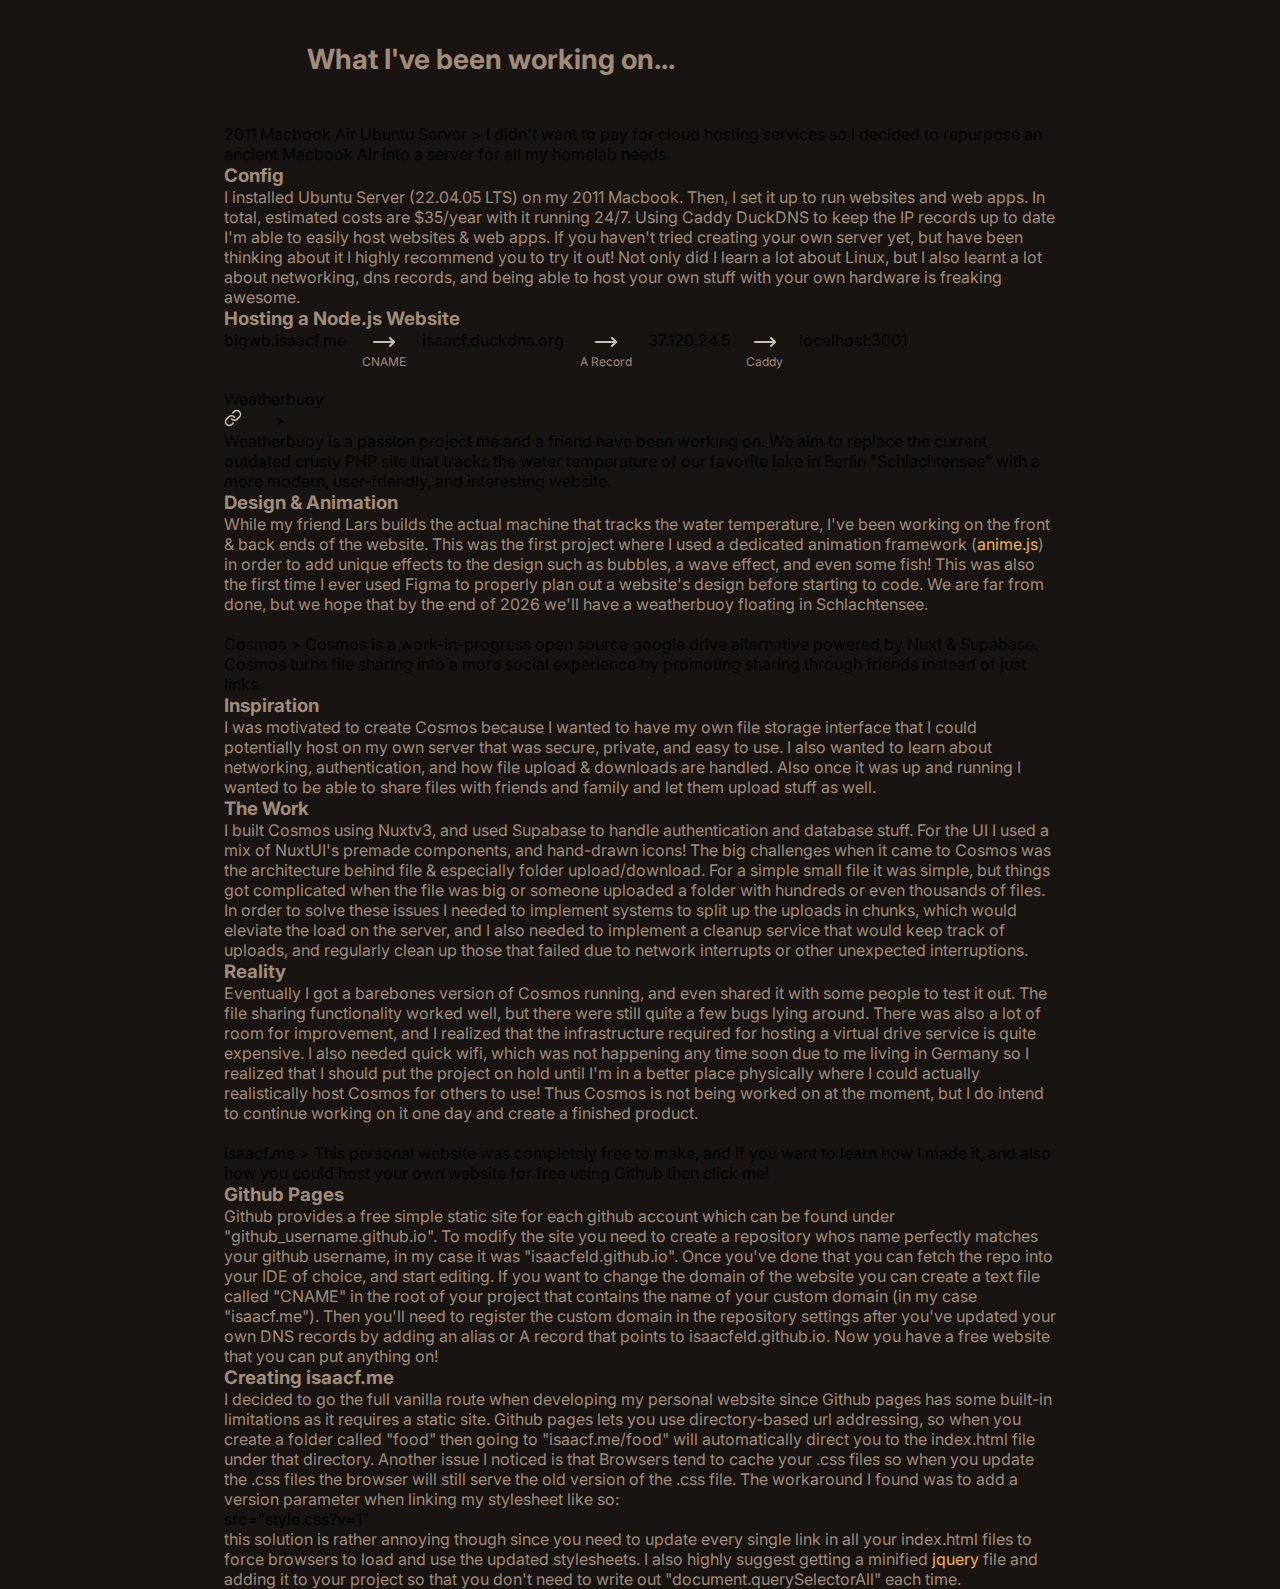
<file: projects/index.html>
<!DOCTYPE html>
<html lang="en">
<head>
    <meta charset="UTF-8">
    <meta name="viewport" content="width=device-width, initial-scale=1.0">
    <link rel="stylesheet" href="/style.css">
    <script>
    var d = document.documentElement
    var theme = localStorage.getItem('theme')
    if(theme == 'light'){
        d.classList.add('lightmode')
    }
    else if(theme == 'dark'){
        d.classList.remove('lightmode')
    }
    </script>
    <link rel="preconnect" href="https://fonts.googleapis.com">
    <link rel="preconnect" href="https://fonts.gstatic.com" crossorigin>
    <link href="https://fonts.googleapis.com/css2?family=Indie+Flower&family=Inter:ital,opsz,wght@0,14..32,100..900;1,14..32,100..900&display=swap" rel="stylesheet">
    <title>my projects</title>
    
</head>
<body>
    <div class="center">

        <div class="textbox" style="padding-bottom: 0px;">
            <h2>What I've been working on...</h2>
        </div>
        <project>
            <project-row>
                <project-title>
                    2011 Macbook Air Ubuntu Server
                </project-title>
                <project-expand>
                    >
                </project-expand>
            </project-row>
            <project-description>
                I didn't want to pay for cloud hosting services 
                so I decided to repurpose an ancient Macbook Air into a server for all my homelab needs.
            </project-description>
            <project-content-wrapper>
                <project-content>
                    <h3>Config</h3>
                    <p>
                    
                        I installed Ubuntu Server (22.04.05 LTS) on my 2011 Macbook. Then, I set it up to run websites and web apps. In total, estimated costs are $35/year with it running 24/7. 
                        Using Caddy DuckDNS to keep the IP records up to date I'm able to easily host websites & web apps.
                        If you haven't tried creating your own server yet, but have been thinking about it I highly recommend you to try it out! Not only did I learn a lot about Linux, but I also learnt a lot about networking, dns records, and being able to host your own stuff with your own hardware is freaking awesome. 
                    </p>
                    <h3>Hosting a Node.js Website</h3>
                    <div style="display: flex; flex-direction: row; flex-wrap:wrap; row-gap: 1em; column-gap: 1em;">
                        <div class="blob">bigwb.isaacf.me</div>
                        <div style="display: flex; flex-direction: column; align-items: center;">
                              <svg style="stroke: var(--text-highlight);" xmlns="http://www.w3.org/2000/svg" width="24" height="24" viewBox="0 0 24 24" fill="none" stroke="currentColor" stroke-width="2" stroke-linecap="round" stroke-linejoin="round" class="lucide lucide-move-right-icon lucide-move-right"><path d="M18 8L22 12L18 16"/><path d="M2 12H22"/></svg>
                              <p style="font-size: var(--font-smallest)"> CNAME</p>
                        </div>
                      
                        <div class="blob">isaacf.duckdns.org</div>
                        <div style="display: flex; flex-direction: column; align-items: center;">
                              <svg style="stroke: var(--text-highlight);" xmlns="http://www.w3.org/2000/svg" width="24" height="24" viewBox="0 0 24 24" fill="none" stroke="currentColor" stroke-width="2" stroke-linecap="round" stroke-linejoin="round" class="lucide lucide-move-right-icon lucide-move-right"><path d="M18 8L22 12L18 16"/><path d="M2 12H22"/></svg>
                              <p style="font-size: var(--font-smallest)"> A Record</p>
                        </div>
                        <div class="blob">37.120.24.5</div>
                        <div style="display: flex; flex-direction: column; align-items: center;">
                              <svg style="stroke: var(--text-highlight);" xmlns="http://www.w3.org/2000/svg" width="24" height="24" viewBox="0 0 24 24" fill="none" stroke="currentColor" stroke-width="2" stroke-linecap="round" stroke-linejoin="round" class="lucide lucide-move-right-icon lucide-move-right"><path d="M18 8L22 12L18 16"/><path d="M2 12H22"/></svg>
                              <p style="font-size: var(--font-smallest)"> Caddy </p>
                        </div>
                        <div class="blob">localhost:3001</div>
                    </div>
                </project-content>
            </project-content-wrapper>

        </project>


        <project>
            <project-row>
                <project-title>
                    Weatherbuoy
                </project-title>
               <div style="display: flex; flex-direction: row; column-gap: 2em; align-items: center;">
                <a target="_blank" href="https://bigwb.isaacf.me" class="link-container">
                    <svg style="pointer-events: none; color: var(--text-highlight)" xmlns="http://www.w3.org/2000/svg" width="18" height="18" viewBox="0 0 24 24" fill="none" stroke="currentColor" stroke-width="2" stroke-linecap="round" stroke-linejoin="round" class="lucide lucide-link-icon lucide-link"><path d="M10 13a5 5 0 0 0 7.54.54l3-3a5 5 0 0 0-7.07-7.07l-1.72 1.71"/><path d="M14 11a5 5 0 0 0-7.54-.54l-3 3a5 5 0 0 0 7.07 7.07l1.71-1.71"/></svg>
                </a>
                <project-expand>
                    >
                </project-expand>
               </div>
 
            </project-row>
            <project-description>
                Weatherbuoy is a passion project me and a friend have been working on.
                We aim to replace the current outdated crusty PHP site that tracks the water temperature of our favorite lake in Berlin "Schlachtensee" with a more modern, user-friendly, and interesting website. 
            </project-description>
            <project-content-wrapper>
                <project-content>
                    <h3>
                        Design & Animation
                    </h3>
                    <p>While my friend Lars builds the actual machine that tracks the water temperature, I've been working on the front & back ends of the website.
                    This was the first project where I used a dedicated animation framework (<a href="https://animejs.com/">anime.js</a>) in order to add unique effects to the design such as bubbles, a wave effect, and even some fish! 
                    This was also the first time I ever used Figma to properly plan out a website's design before starting to code.
                    We are far from done, but we hope that by the end of 2026 we'll have a weatherbuoy floating in Schlachtensee.</p>
                    
                </project-content>
            </project-content-wrapper>

        </project>
        <project>
            <project-row>
                <project-title>
                    Cosmos
                </project-title>
                <project-expand>
                    >
                </project-expand>
            </project-row>
            <project-description>
                Cosmos is a work-in-progress open source 
                google drive alternative powered by Nuxt & Supabase. Cosmos turns file sharing into a more social experience by promoting sharing through friends instead of just links.
            </project-description>
            <project-content-wrapper>
                <project-content>
                    <h3>Inspiration</h3>
                    <p>I was motivated to create Cosmos because I wanted to have my own file storage interface 
                        that I could potentially host on my own server that was secure, private, and easy to use. I also wanted to learn about networking, 
                        authentication, and how file upload & downloads are handled. Also once it was up and running I wanted to be able to share files with friends and family and let them upload stuff as well. 
                    </p>
                    <h3>The Work</h3>
                    <p>
                        I built Cosmos using Nuxtv3, and used Supabase to handle authentication and database stuff. For the UI I used a mix of NuxtUI's premade components, and hand-drawn icons! 
                        The big challenges when it came to Cosmos was the architecture behind file & especially folder upload/download. For a simple small file it was simple, but things got complicated when the file was big or someone uploaded a folder with hundreds or even thousands of files. 
                        In order to solve these issues I needed to implement systems to split up the uploads in chunks, which would eleviate the load on the server, and I also needed to implement a cleanup service that would keep track of uploads, and regularly clean up those that failed due to network interrupts or other unexpected interruptions.
                    </p>
                    <h3>Reality</h3>
                    <p>Eventually I got a barebones version of Cosmos running, and even shared it with some people to test it out. The file sharing functionality worked well, but there were still quite a few bugs lying around. There was also a lot of room for improvement, and I realized that the infrastructure required for hosting a virtual drive service is quite expensive.
                    I also needed quick wifi, which was not happening any time soon due to me living in Germany so I realized that I should put the project on hold until I'm in a better place physically where I could actually realistically host Cosmos for others to use! 
                    Thus Cosmos is not being worked on at the moment, but I do intend to continue working on it one day and create a finished product. 
                    </p>
                </project-content>
            </project-content-wrapper>
        </project>
        <project>
            <project-row>
                <project-title>
                    isaacf.me
                </project-title>
                <project-expand>
                    >
                </project-expand>
            </project-row>
            <project-description>
                This personal website was completely free to make, and if you want to learn how I made it, and also how you could host your own website for free using Github then click me!
            </project-description>
            <project-content-wrapper>
                <project-content>
                    <h3>Github Pages</h3>
                    <p>Github provides a free simple static site for each github account which can be found under "github_username.github.io". To modify the site you need to create a repository whos name perfectly matches your github username, in my case it was "isaacfeld.github.io".
                    Once you've done that you can fetch the repo into your IDE of choice, and start editing. If you want to change the domain of the website you can create a text file called "CNAME" in the root of your project that contains the name of your custom domain (in my case "isaacf.me"). 
                    Then you'll need to register the custom domain in the repository settings after you've updated your own DNS records by adding an alias or A record that points to isaacfeld.github.io. Now you have a free website that you can put anything on!
                    </p>
                    <h3>Creating isaacf.me</h3>
                    <p>I decided to go the full vanilla route when developing my personal website since Github pages has some built-in limitations as it requires a static site. Github pages lets you use directory-based url addressing, so when you create a folder called "food" then going to "isaacf.me/food" will automatically direct you to the index.html file under that directory.
                        Another issue I noticed is that Browsers tend to cache your .css files so when you update the .css files the browser will still serve the old version of the .css file. The workaround I found was to add a version parameter when linking my stylesheet like so:
                    </p><div class="blob"> src="style.css?v=1" </div> <p> this solution is rather annoying though since you need to update every single link in all your index.html files to force browsers to load and use the updated stylesheets. I also highly suggest getting a minified <a target="_blank" href="https://jquery.com/download/">jquery</a> file and adding it to your project so that you don't need to write out "document.querySelectorAll" each time.</p>
                </project-content>
            </project-content-wrapper>
        </project>

    <script src="../jquery.js"></script>
    <script src="../main.js"></script>
    <script src="projects.js"></script>
</body>
</html>
</file>
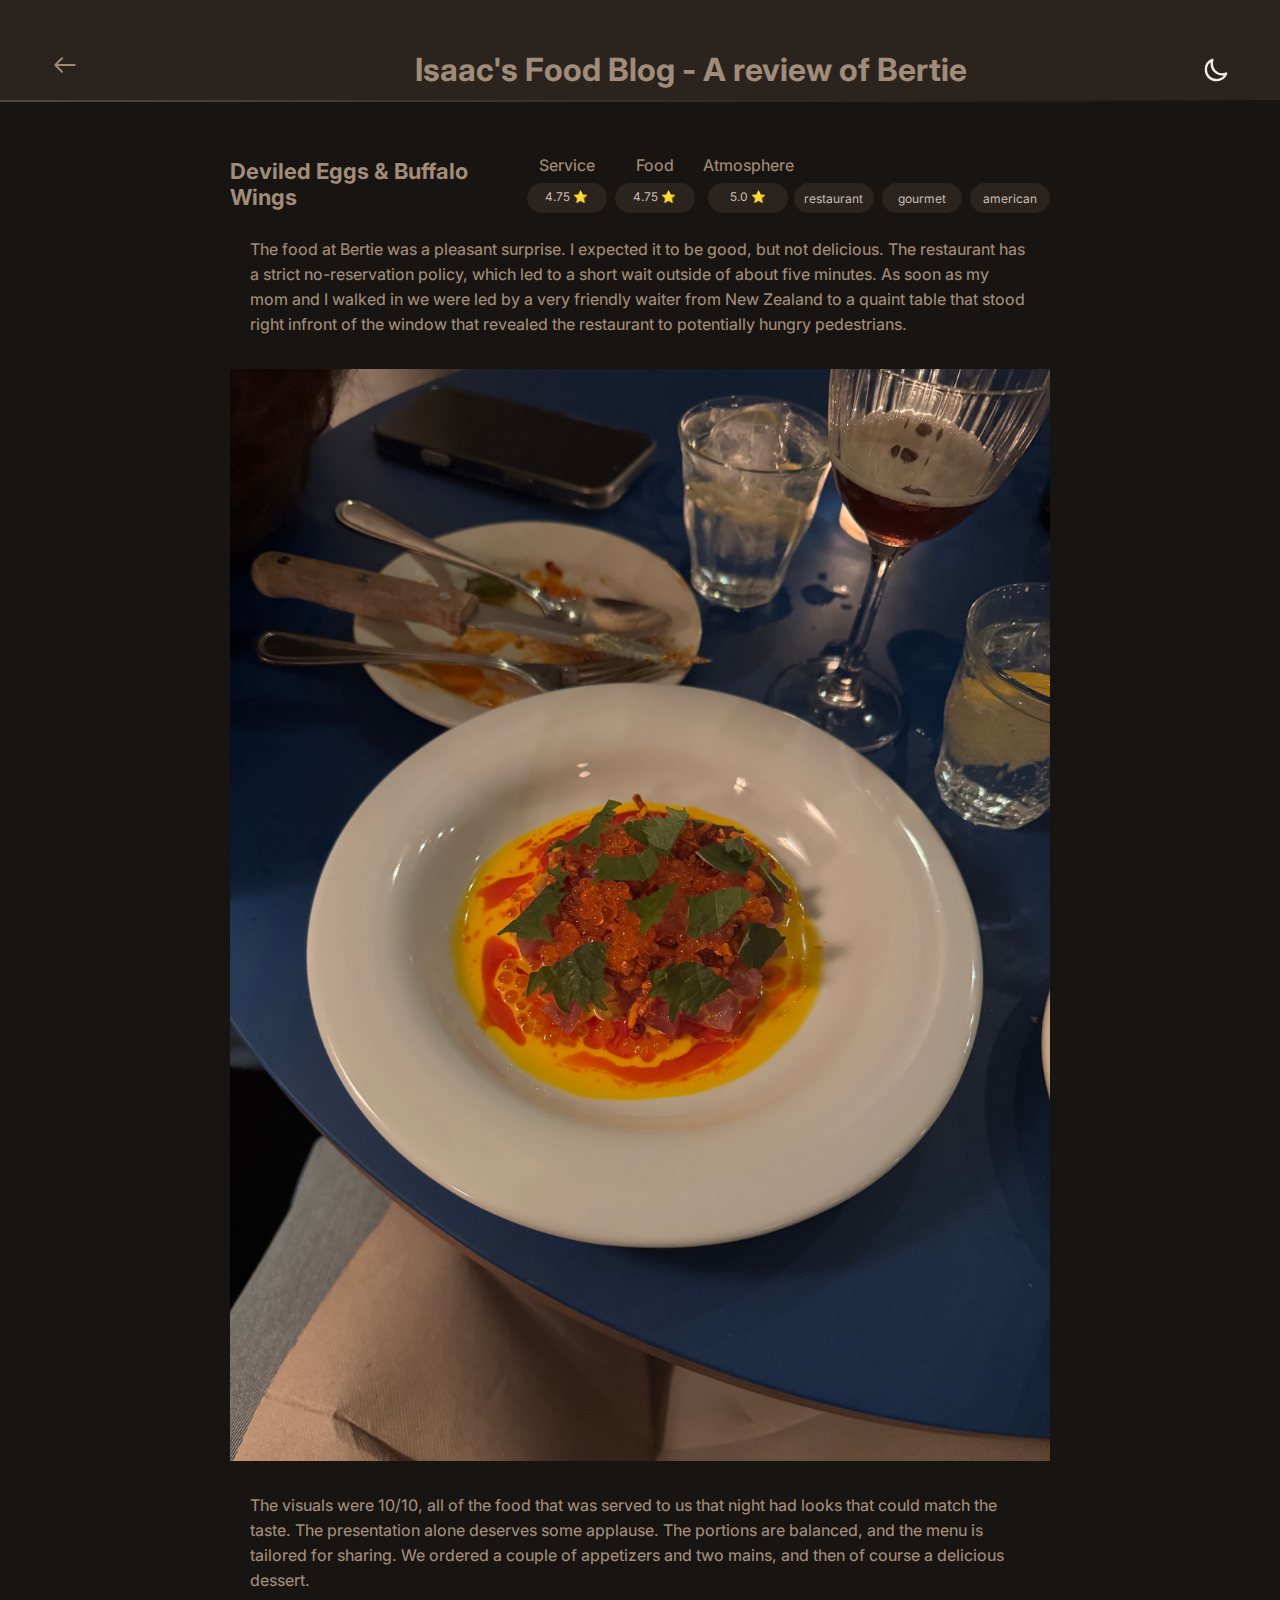
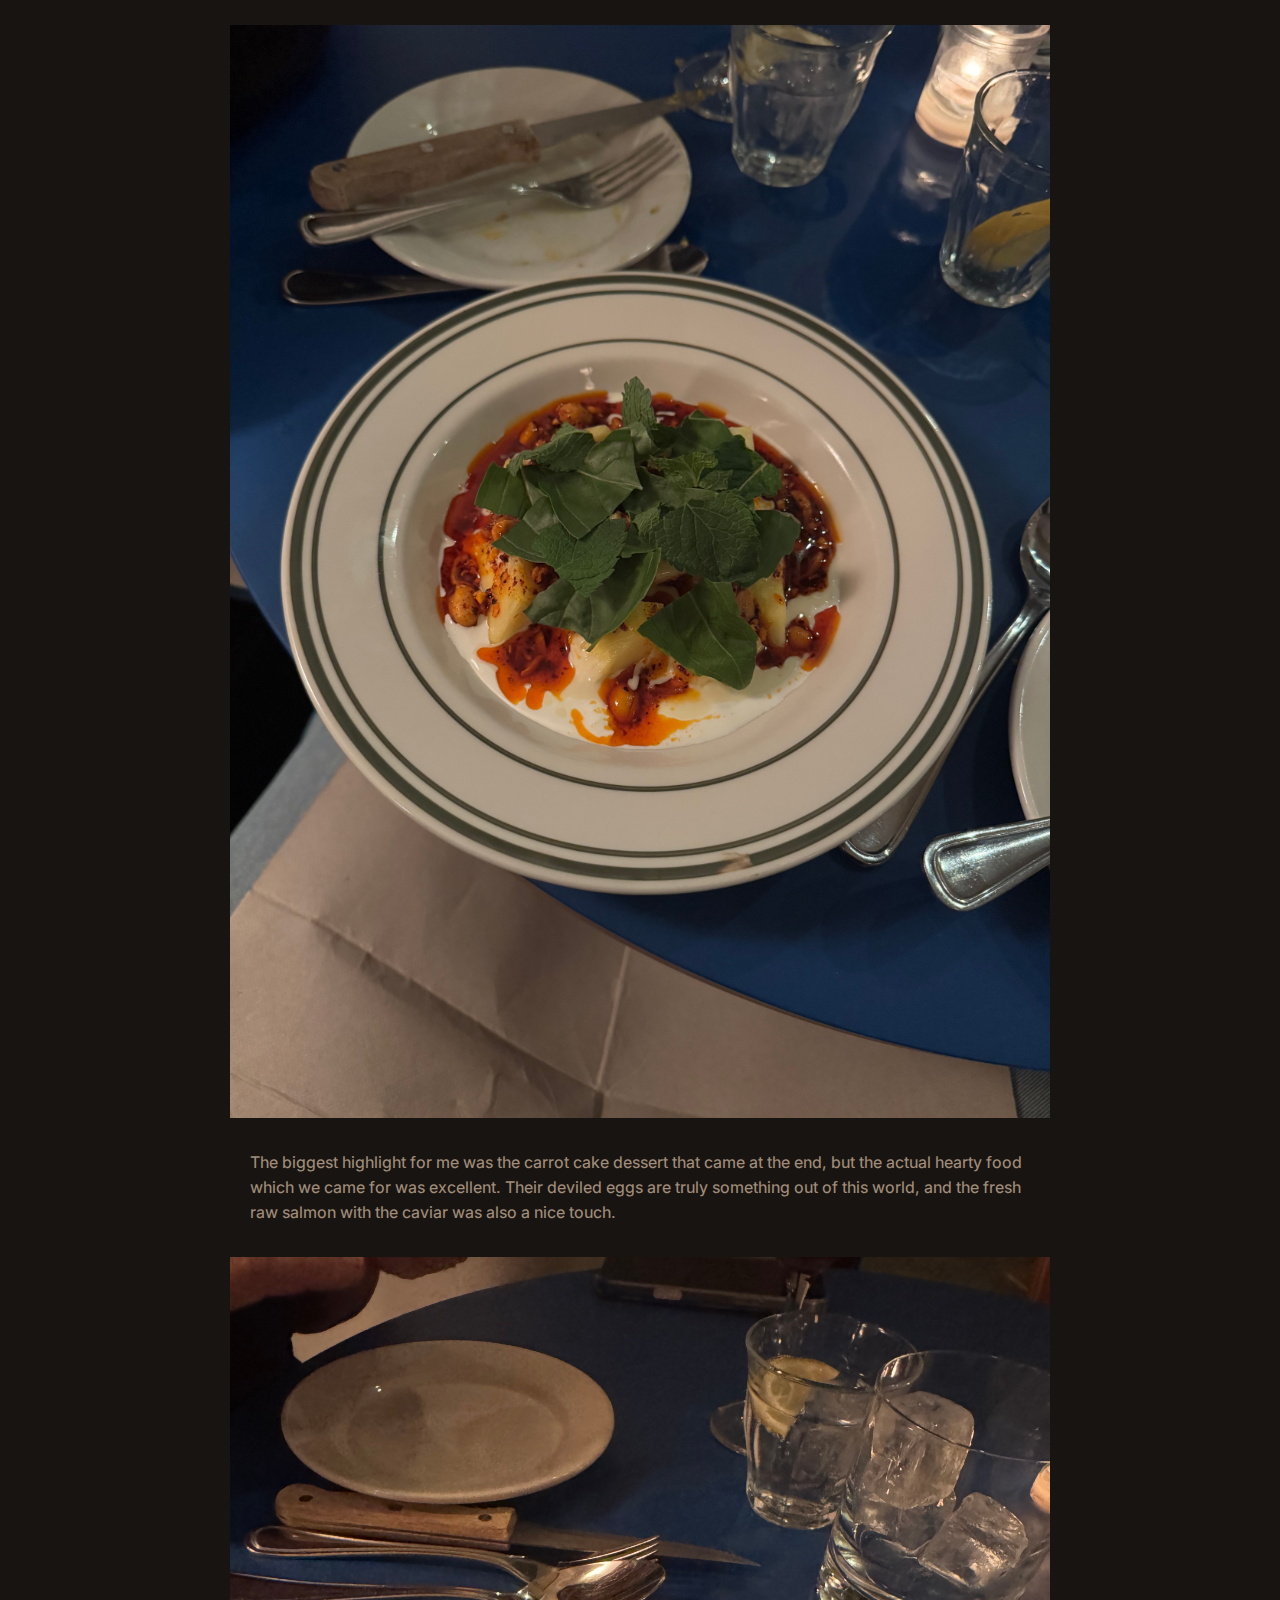
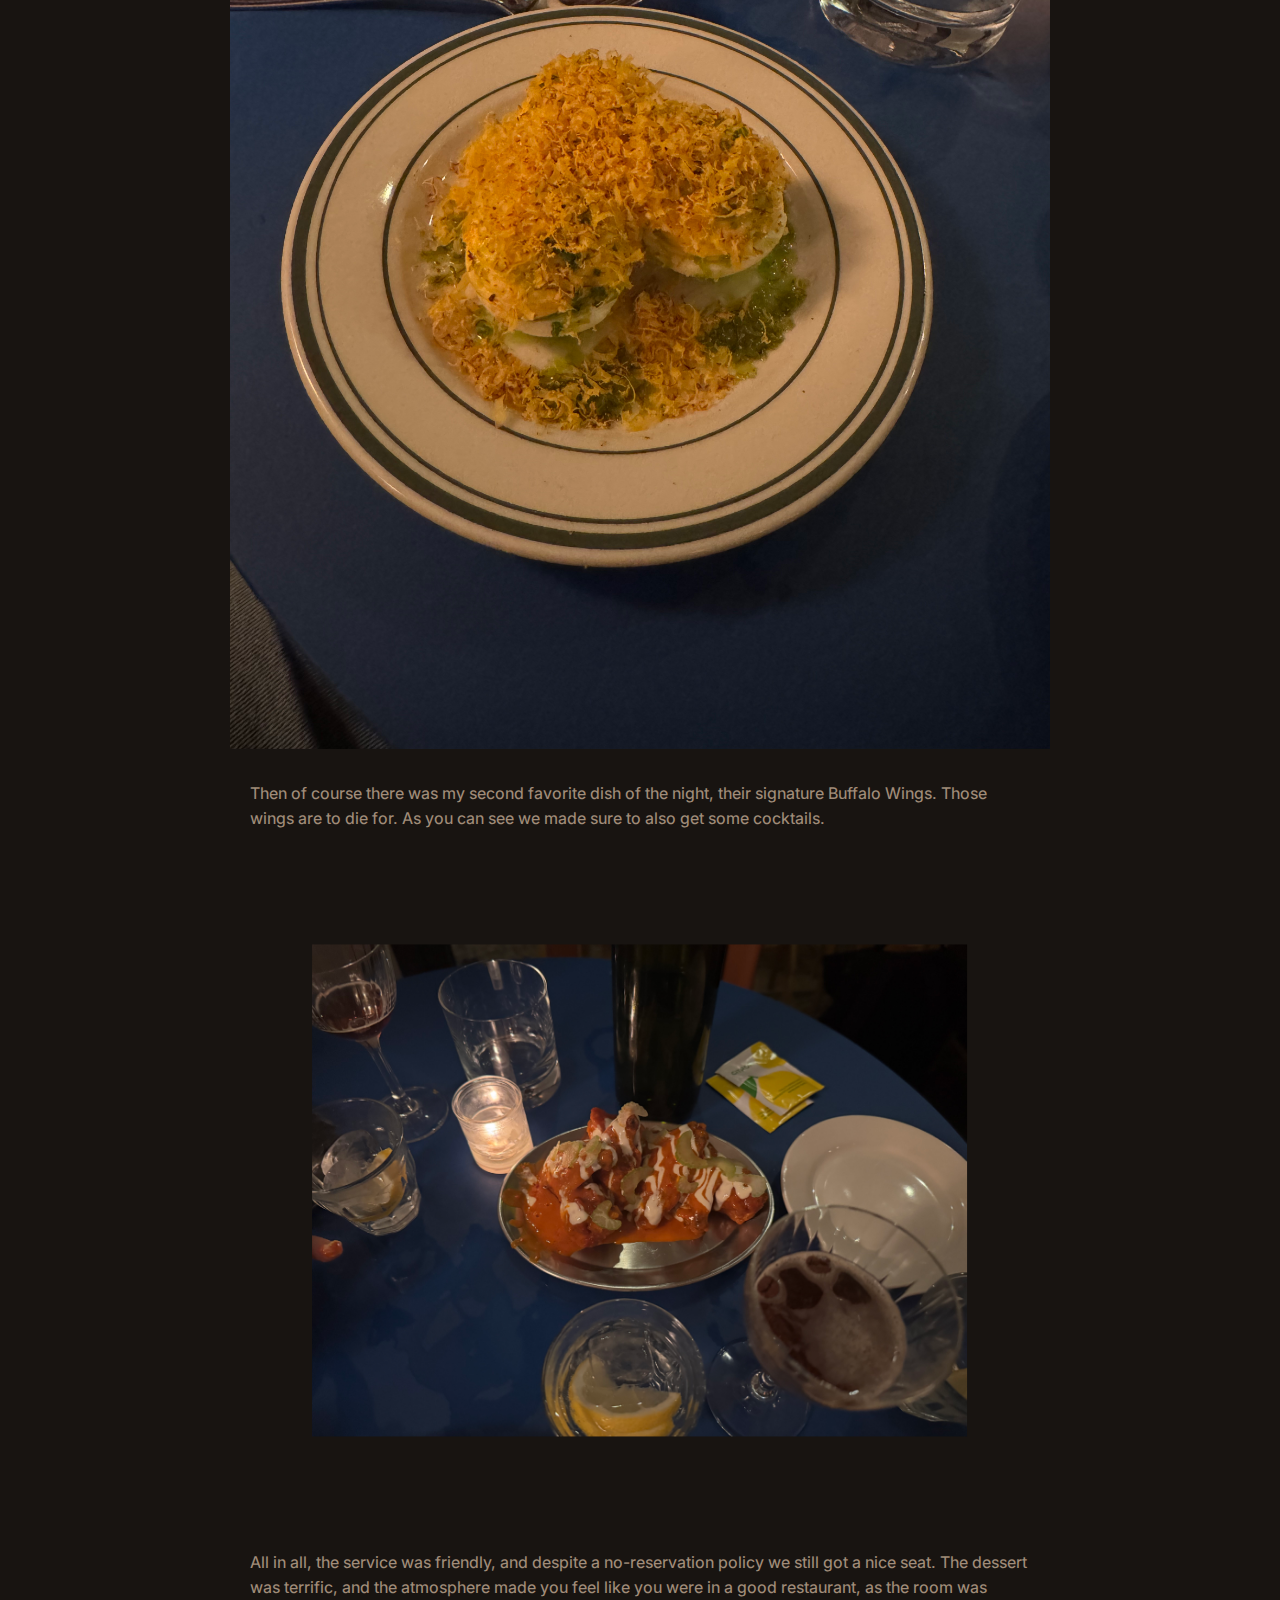
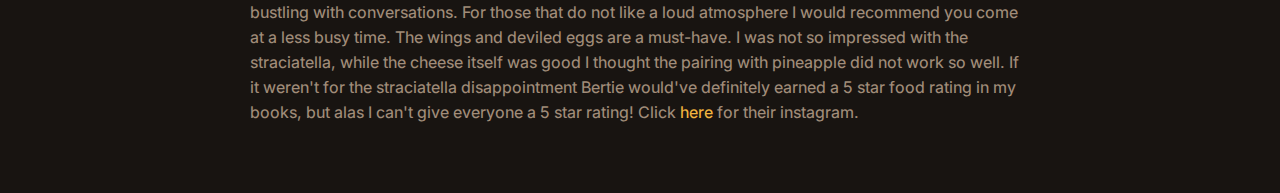
<file: food/bertie/index.html>
<!doctype html>
<html lang="en">
    <head>
        <meta charset="UTF-8" />
        <meta name="viewport" content="width=device-width, initial-scale=1.0" />
        <link rel="stylesheet" href="/style.css?v=05042026" />
        <script>
            var d = document.documentElement;
            var theme = localStorage.getItem("theme");
            if (theme == "light") {
                d.classList.add("lightmode");
            } else if (theme == "dark") {
                d.classList.remove("lightmode");
            }
        </script>
        <link rel="preconnect" href="https://fonts.googleapis.com" />
        <link rel="preconnect" href="https://fonts.gstatic.com" crossorigin />
        <link
            href="https://fonts.googleapis.com/css2?family=Indie+Flower&family=Inter:ital,opsz,wght@0,14..32,100..900;1,14..32,100..900&display=swap"
            rel="stylesheet"
        />
        <title>food blog - bertie</title>
    </head>
    <body>
        <foodpage>
            <header>
                <div class="row-center between">
                    <a href="/food/" class="back">
                        <svg
                            viewBox="0 0 512 512"
                            version="1.1"
                            xml:space="preserve"
                            xmlns="http://www.w3.org/2000/svg"
                            xmlns:xlink="http://www.w3.org/1999/xlink"
                            fill="#000000"
                        >
                            <g id="SVGRepo_bgCarrier" stroke-width="0"></g>
                            <g
                                id="SVGRepo_tracerCarrier"
                                stroke-linecap="round"
                                stroke-linejoin="round"
                            ></g>
                            <g id="SVGRepo_iconCarrier">
                                <style type="text/css">
                                    .st0 {
                                        fill: #333333;
                                    }
                                </style>
                                <g id="Layer_1"></g>
                                <g id="Layer_2">
                                    <g>
                                        <path
                                            class="st0"
                                            d="M217,129.88c-6.25-6.25-16.38-6.25-22.63,0L79.61,244.64c-0.39,0.39-0.76,0.8-1.11,1.23 c-0.11,0.13-0.2,0.27-0.31,0.41c-0.21,0.28-0.42,0.55-0.62,0.84c-0.14,0.21-0.26,0.43-0.39,0.64c-0.14,0.23-0.28,0.46-0.41,0.7 c-0.13,0.24-0.24,0.48-0.35,0.73c-0.11,0.23-0.22,0.45-0.32,0.68c-0.11,0.26-0.19,0.52-0.28,0.78c-0.08,0.23-0.17,0.46-0.24,0.69 c-0.09,0.29-0.15,0.58-0.22,0.86c-0.05,0.22-0.11,0.43-0.16,0.65c-0.08,0.38-0.13,0.76-0.17,1.14c-0.02,0.14-0.04,0.27-0.06,0.41 c-0.11,1.07-0.11,2.15,0,3.22c0.01,0.06,0.02,0.12,0.03,0.18c0.05,0.46,0.12,0.92,0.21,1.37c0.03,0.13,0.07,0.26,0.1,0.39 c0.09,0.38,0.18,0.76,0.29,1.13c0.04,0.13,0.09,0.26,0.14,0.4c0.12,0.36,0.25,0.73,0.4,1.09c0.05,0.11,0.1,0.21,0.15,0.32 c0.17,0.37,0.34,0.74,0.53,1.1c0.04,0.07,0.09,0.14,0.13,0.21c0.21,0.38,0.44,0.76,0.68,1.13c0.02,0.03,0.04,0.06,0.06,0.09 c0.55,0.81,1.18,1.58,1.89,2.29l114.81,114.81c3.12,3.12,7.22,4.69,11.31,4.69s8.19-1.56,11.31-4.69c6.25-6.25,6.25-16.38,0-22.63 l-87.5-87.5h291.62c8.84,0,16-7.16,16-16s-7.16-16-16-16H129.51L217,152.5C223.25,146.26,223.25,136.13,217,129.88z"
                                        ></path>
                                    </g>
                                </g>
                            </g>
                        </svg>
                    </a>
                    <h1>Isaac's Food Blog - A review of Bertie</h1>
                    <label class="row-center" for="themetoggle">
                        <svg
                            id="themeicon"
                            viewBox="0 0 24 24"
                            fill="none"
                            height="34px"
                            width="28px"
                            xmlns="http://www.w3.org/2000/svg"
                        >
                            <g id="SVGRepo_bgCarrier" stroke-width="0"></g>
                            <g
                                id="SVGRepo_tracerCarrier"
                                stroke-linecap="round"
                                stroke-linejoin="round"
                            ></g>
                            <g id="SVGRepo_iconCarrier">
                                <path
                                    d="M3.32031 11.6835C3.32031 16.6541 7.34975 20.6835 12.3203 20.6835C16.1075 20.6835 19.3483 18.3443 20.6768 15.032C19.6402 15.4486 18.5059 15.6834 17.3203 15.6834C12.3497 15.6834 8.32031 11.654 8.32031 6.68342C8.32031 5.50338 8.55165 4.36259 8.96453 3.32996C5.65605 4.66028 3.32031 7.89912 3.32031 11.6835Z"
                                    stroke="#F0EDEA"
                                    stroke-width="2"
                                    stroke-linecap="round"
                                    stroke-linejoin="round"
                                ></path>
                            </g>
                        </svg>
                    </label>
                </div>
            </header>
            <div class="center">
                <div class="textbox">
                    <div class="row-start between reviewDataContainer sticky">
                        <h3 style="margin-bottom: 0.5em; align-self: end">
                            Deviled Eggs & Buffalo Wings
                        </h3>
                        <div class="row-center ratingContainer">
                            <div class="col">
                                <p>Service</p>
                                <tag>4.75 ⭐</tag>
                            </div>
                            <div class="col">
                                <p>Food</p>
                                <tag>4.75 ⭐</tag>
                            </div>
                            <div class="col">
                                <p>Atmosphere</p>
                                <tag>5.0 ⭐</tag>
                            </div>
                        </div>
                        <div
                            class="row-center tagContainer"
                            style="margin-bottom: 0px; height: 60px"
                        >
                            <tag>restaurant</tag>
                            <tag>gourmet</tag>
                            <tag>american</tag>
                        </div>
                    </div>
                    <p>
                        
                    The food at Bertie was a pleasant surprise. I expected it to be good, but not delicious. The restaurant has a strict no-reservation policy, which led to a short wait outside of about five minutes. As soon as my mom and I walked in we were led by a very friendly waiter from New Zealand to a quaint table that stood right infront of the window that revealed the restaurant to potentially hungry pedestrians.
                    
                    </p>
                    <div class="row-center justCent" style="margin-top: 1em; margin-bottom: 1em">
                            <img class="image"  src="../../images/bertie-1.jpeg" />
                    </div>
                    
                    
                    <p>
                        The visuals were 10/10, all of the food that was served to us that night had looks that could match the taste. The presentation alone deserves some applause.
                        The portions are balanced, and the menu is tailored for sharing. We ordered a couple of appetizers and two mains, and then of course a delicious dessert.
                    </p>
                    <div class="row-center justCent" style="margin-top: 1em; margin-bottom: 1em">
                            <img class="image" src="../../images/bertie-2.jpeg" />
                    </div>
                    
                    <p>
                        The biggest highlight for me was the carrot cake dessert that came at the end, but the actual hearty food which we came for was excellent. Their deviled eggs are truly something out of this world, and the fresh raw salmon with the caviar was also a nice touch. 
                    </p>
                    <div class="row-center justCent" style="margin-top: 1em; margin-bottom: 1em">
                            <img class="image"  src="../../images/bertie-3.jpeg" />
                    </div>
                    
                    <p>
                        Then of course there was my second favorite dish of the night, their signature Buffalo Wings. Those wings are to die for. As you can see we made sure to also get some cocktails.
                    </p>
                    <div class="row-center justCent" style="margin-top: 1em; margin-bottom: 1em">
                            <img class="image" style="transform: rotate(-90deg); z-index: -1; width: 60%"  src="../../images/bertie-4.jpeg" />
                    </div>
             
                    <p>
                        All in all, the service was friendly, and despite a no-reservation policy we still got a nice seat. The dessert was terrific, and the atmosphere made you feel like you were in a good restaurant, as the room was bustling with conversations. For those that do not like a loud atmosphere I would recommend you come at a less busy time.
                        The wings and deviled eggs are a must-have. I was not so impressed with the straciatella, while the cheese itself was good I thought the pairing with pineapple did not work so well. 
                        If it weren't for the straciatella disappointment Bertie would've definitely earned a 5 star food rating in my books, but alas I can't give everyone a 5 star rating!
                        Click <a href="https://www.instagram.com/bertieberlin/" target="_blank">here</a> for their instagram. 
                    </p>
                </div>
            </div>
        </foodpage>
        <hidden class="buttons">
            <button id="themetoggle"></button>
        </hidden>
        <script src="../../jquery.js"></script>
        <script type="module" src="../../main.js?v=neo"></script>
    </body>
</html>
</file>
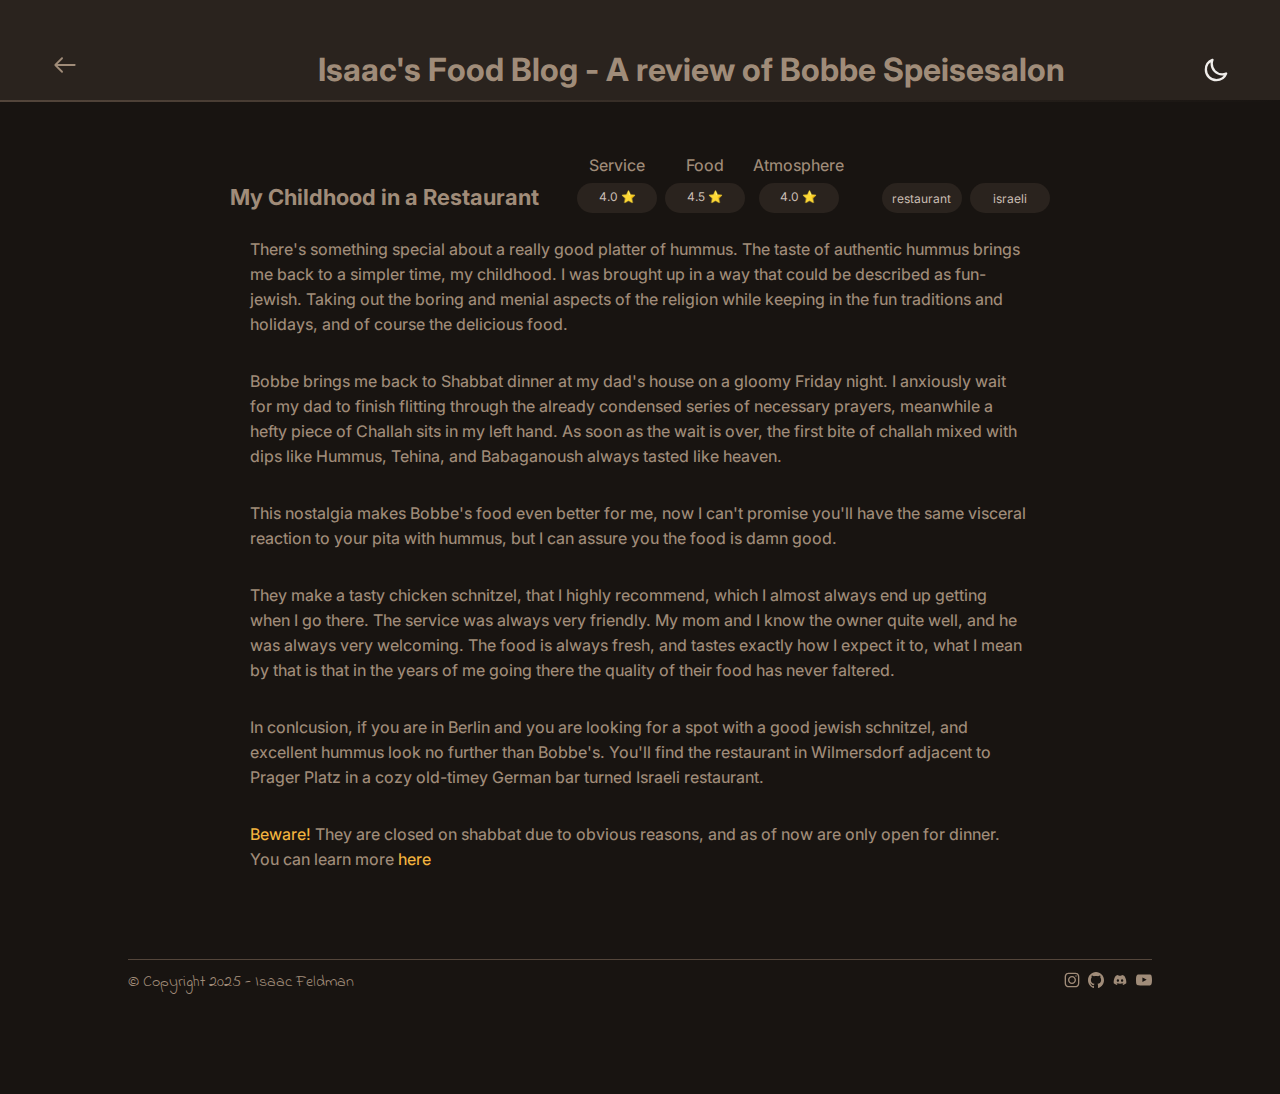
<file: food/bobbe/index.html>
<!DOCTYPE html>
<html lang="en">
<head>
    <meta charset="UTF-8">
    <meta name="viewport" content="width=device-width, initial-scale=1.0">
    <link rel="stylesheet" href="../../style.css?v=3">
    <link rel="preconnect" href="https://fonts.googleapis.com">
    <link rel="preconnect" href="https://fonts.gstatic.com" crossorigin>
    <link href="https://fonts.googleapis.com/css2?family=Indie+Flower&family=Inter:ital,opsz,wght@0,14..32,100..900;1,14..32,100..900&display=swap" rel="stylesheet">
    <title>food blog - bobbe</title>
</head>
<body>
    <foodpage>
        <header>
            <div class="row-center between">
                <a href="/food" class="back">
                    <svg viewBox="0 0 512 512" version="1.1" xml:space="preserve" xmlns="http://www.w3.org/2000/svg" xmlns:xlink="http://www.w3.org/1999/xlink" fill="#000000"><g id="SVGRepo_bgCarrier" stroke-width="0"></g><g id="SVGRepo_tracerCarrier" stroke-linecap="round" stroke-linejoin="round"></g><g id="SVGRepo_iconCarrier"> <style type="text/css"> .st0{fill:#333333;} </style> <g id="Layer_1"></g> <g id="Layer_2"> <g> <path class="st0" d="M217,129.88c-6.25-6.25-16.38-6.25-22.63,0L79.61,244.64c-0.39,0.39-0.76,0.8-1.11,1.23 c-0.11,0.13-0.2,0.27-0.31,0.41c-0.21,0.28-0.42,0.55-0.62,0.84c-0.14,0.21-0.26,0.43-0.39,0.64c-0.14,0.23-0.28,0.46-0.41,0.7 c-0.13,0.24-0.24,0.48-0.35,0.73c-0.11,0.23-0.22,0.45-0.32,0.68c-0.11,0.26-0.19,0.52-0.28,0.78c-0.08,0.23-0.17,0.46-0.24,0.69 c-0.09,0.29-0.15,0.58-0.22,0.86c-0.05,0.22-0.11,0.43-0.16,0.65c-0.08,0.38-0.13,0.76-0.17,1.14c-0.02,0.14-0.04,0.27-0.06,0.41 c-0.11,1.07-0.11,2.15,0,3.22c0.01,0.06,0.02,0.12,0.03,0.18c0.05,0.46,0.12,0.92,0.21,1.37c0.03,0.13,0.07,0.26,0.1,0.39 c0.09,0.38,0.18,0.76,0.29,1.13c0.04,0.13,0.09,0.26,0.14,0.4c0.12,0.36,0.25,0.73,0.4,1.09c0.05,0.11,0.1,0.21,0.15,0.32 c0.17,0.37,0.34,0.74,0.53,1.1c0.04,0.07,0.09,0.14,0.13,0.21c0.21,0.38,0.44,0.76,0.68,1.13c0.02,0.03,0.04,0.06,0.06,0.09 c0.55,0.81,1.18,1.58,1.89,2.29l114.81,114.81c3.12,3.12,7.22,4.69,11.31,4.69s8.19-1.56,11.31-4.69c6.25-6.25,6.25-16.38,0-22.63 l-87.5-87.5h291.62c8.84,0,16-7.16,16-16s-7.16-16-16-16H129.51L217,152.5C223.25,146.26,223.25,136.13,217,129.88z"></path> </g> </g> </g></svg>

                </a>
                <h1>Isaac's Food Blog - A review of Bobbe Speisesalon</h1>
                <label class="row-center" for="themetoggle">
                    <svg id="themeicon" viewBox="0 0 24 24" fill="none" height="34px" width="28px"xmlns="http://www.w3.org/2000/svg"><g id="SVGRepo_bgCarrier" stroke-width="0"></g><g id="SVGRepo_tracerCarrier" stroke-linecap="round" stroke-linejoin="round"></g><g id="SVGRepo_iconCarrier"> <path d="M3.32031 11.6835C3.32031 16.6541 7.34975 20.6835 12.3203 20.6835C16.1075 20.6835 19.3483 18.3443 20.6768 15.032C19.6402 15.4486 18.5059 15.6834 17.3203 15.6834C12.3497 15.6834 8.32031 11.654 8.32031 6.68342C8.32031 5.50338 8.55165 4.36259 8.96453 3.32996C5.65605 4.66028 3.32031 7.89912 3.32031 11.6835Z" stroke="#F0EDEA" stroke-width="2" stroke-linecap="round" stroke-linejoin="round"></path> </g></svg>
                </label>
            </div>
        </header>
        <div class="center">
            <div class="textbox">
                <div class="row-start between">
                    <h3 style="margin-bottom: 0.5em; align-self: end">My Childhood in a Restaurant</h3>
                    <div class="row-center ratingContainer">
                        <div class="col">
                            <p>Service</p>
                            <tag>4.0 ⭐</tag>
                        </div>
                        <div class="col">
                            <p>Food</p>
                            <tag>4.5 ⭐</tag>
                        </div>
                        <div class="col">
                            <p>Atmosphere</p>
                            <tag>4.0 ⭐</tag>
                        </div>
                  
                    </div>
                    <div class="row-center tagContainer" style="margin-bottom: 0px; height: 60px">
                        <tag>restaurant</tag>
                        <tag>israeli</tag>
                    </div>
          
                </div>
                    <p>There's something special about a really good platter of hummus. The taste of authentic hummus brings me back to a simpler time, my childhood. I was brought up in a way that could be described as fun-jewish. Taking  out the boring and menial aspects of the religion while keeping in the fun traditions and holidays, and of course the delicious food.</p>
                    <p>Bobbe brings me back to Shabbat dinner at my dad's house on a gloomy Friday night. I anxiously wait for my dad to finish flitting through the already condensed series of necessary prayers, meanwhile a hefty piece of Challah sits in my left hand. As soon as the wait is over, the first bite of challah mixed with dips like Hummus, Tehina, and Babaganoush always tasted like heaven.</p>
                    <p>This nostalgia makes Bobbe's food even better for me, now I can't promise you'll have the same visceral reaction to your pita with hummus, but I can assure you the food is damn good.</p>

                    <p>They make a tasty chicken schnitzel, that I highly recommend, which I almost always end up getting when I go there. The service was always very friendly. My mom and I know the owner quite well, and he was always very welcoming. The food is always fresh, and tastes exactly how I expect it to, what I mean by that is that in the years of me going there the quality of their food has never faltered.</p>
                    <p>In conlcusion, if you are in Berlin and you are looking for a spot with a good jewish schnitzel, and excellent hummus look no further than Bobbe's. You'll find the restaurant in Wilmersdorf adjacent to Prager Platz in a cozy old-timey German bar turned Israeli restaurant.</p>
                    <p><primary>Beware!</primary>  They are closed on shabbat due to obvious reasons, and as of now are only open for dinner.<br> You can learn more <a target="_blank" href="https://www.bobbe.berlin">here</a></p>

            
         
            </div>
            <footer>
                <alert id="discordalert"> Copied discord username to clipboard!</alert>
                <signature>
                    © Copyright 2025 - Isaac Feldman
                </signature>
                <socials>
                    <a target="_blank" href="https://instagram.com/isaacfldmn" class="social">
                        <svg viewBox="0 0 24 24"  xmlns="http://www.w3.org/2000/svg"><g id="SVGRepo_bgCarrier" stroke-width="0"></g><g id="SVGRepo_tracerCarrier" stroke-linecap="round" stroke-linejoin="round"></g><g id="SVGRepo_iconCarrier"> <path fill-rule="evenodd" clip-rule="evenodd" d="M12 18C15.3137 18 18 15.3137 18 12C18 8.68629 15.3137 6 12 6C8.68629 6 6 8.68629 6 12C6 15.3137 8.68629 18 12 18ZM12 16C14.2091 16 16 14.2091 16 12C16 9.79086 14.2091 8 12 8C9.79086 8 8 9.79086 8 12C8 14.2091 9.79086 16 12 16Z" fill="#0F0F0F"></path> <path d="M18 5C17.4477 5 17 5.44772 17 6C17 6.55228 17.4477 7 18 7C18.5523 7 19 6.55228 19 6C19 5.44772 18.5523 5 18 5Z" fill="#0F0F0F"></path> <path fill-rule="evenodd" clip-rule="evenodd" d="M1.65396 4.27606C1 5.55953 1 7.23969 1 10.6V13.4C1 16.7603 1 18.4405 1.65396 19.7239C2.2292 20.8529 3.14708 21.7708 4.27606 22.346C5.55953 23 7.23969 23 10.6 23H13.4C16.7603 23 18.4405 23 19.7239 22.346C20.8529 21.7708 21.7708 20.8529 22.346 19.7239C23 18.4405 23 16.7603 23 13.4V10.6C23 7.23969 23 5.55953 22.346 4.27606C21.7708 3.14708 20.8529 2.2292 19.7239 1.65396C18.4405 1 16.7603 1 13.4 1H10.6C7.23969 1 5.55953 1 4.27606 1.65396C3.14708 2.2292 2.2292 3.14708 1.65396 4.27606ZM13.4 3H10.6C8.88684 3 7.72225 3.00156 6.82208 3.0751C5.94524 3.14674 5.49684 3.27659 5.18404 3.43597C4.43139 3.81947 3.81947 4.43139 3.43597 5.18404C3.27659 5.49684 3.14674 5.94524 3.0751 6.82208C3.00156 7.72225 3 8.88684 3 10.6V13.4C3 15.1132 3.00156 16.2777 3.0751 17.1779C3.14674 18.0548 3.27659 18.5032 3.43597 18.816C3.81947 19.5686 4.43139 20.1805 5.18404 20.564C5.49684 20.7234 5.94524 20.8533 6.82208 20.9249C7.72225 20.9984 8.88684 21 10.6 21H13.4C15.1132 21 16.2777 20.9984 17.1779 20.9249C18.0548 20.8533 18.5032 20.7234 18.816 20.564C19.5686 20.1805 20.1805 19.5686 20.564 18.816C20.7234 18.5032 20.8533 18.0548 20.9249 17.1779C20.9984 16.2777 21 15.1132 21 13.4V10.6C21 8.88684 20.9984 7.72225 20.9249 6.82208C20.8533 5.94524 20.7234 5.49684 20.564 5.18404C20.1805 4.43139 19.5686 3.81947 18.816 3.43597C18.5032 3.27659 18.0548 3.14674 17.1779 3.0751C16.2777 3.00156 15.1132 3 13.4 3Z" fill="#0F0F0F"></path> </g></svg>
                    </a>
                    <a target="_blank" href="https://github.com/isaacfeld" class="social">
                        <svg viewBox="0 0 20 20" version="1.1" xmlns="http://www.w3.org/2000/svg" xmlns:xlink="http://www.w3.org/1999/xlink" fill="#000000"><g id="SVGRepo_bgCarrier" stroke-width="0"></g><g id="SVGRepo_tracerCarrier" stroke-linecap="round" stroke-linejoin="round"></g><g id="SVGRepo_iconCarrier"> <title>github [#142]</title> <desc>Created with Sketch.</desc> <defs> </defs> <g id="Page-1" stroke="none" stroke-width="1" fill-rule="evenodd"> <g id="Dribbble-Light-Preview" transform="translate(-140.000000, -7559.000000)" fill="#000000"> <g id="icons" transform="translate(56.000000, 160.000000)"> <path d="M94,7399 C99.523,7399 104,7403.59 104,7409.253 C104,7413.782 101.138,7417.624 97.167,7418.981 C96.66,7419.082 96.48,7418.762 96.48,7418.489 C96.48,7418.151 96.492,7417.047 96.492,7415.675 C96.492,7414.719 96.172,7414.095 95.813,7413.777 C98.04,7413.523 100.38,7412.656 100.38,7408.718 C100.38,7407.598 99.992,7406.684 99.35,7405.966 C99.454,7405.707 99.797,7404.664 99.252,7403.252 C99.252,7403.252 98.414,7402.977 96.505,7404.303 C95.706,7404.076 94.85,7403.962 94,7403.958 C93.15,7403.962 92.295,7404.076 91.497,7404.303 C89.586,7402.977 88.746,7403.252 88.746,7403.252 C88.203,7404.664 88.546,7405.707 88.649,7405.966 C88.01,7406.684 87.619,7407.598 87.619,7408.718 C87.619,7412.646 89.954,7413.526 92.175,7413.785 C91.889,7414.041 91.63,7414.493 91.54,7415.156 C90.97,7415.418 89.522,7415.871 88.63,7414.304 C88.63,7414.304 88.101,7413.319 87.097,7413.247 C87.097,7413.247 86.122,7413.234 87.029,7413.87 C87.029,7413.87 87.684,7414.185 88.139,7415.37 C88.139,7415.37 88.726,7417.2 91.508,7416.58 C91.513,7417.437 91.522,7418.245 91.522,7418.489 C91.522,7418.76 91.338,7419.077 90.839,7418.982 C86.865,7417.627 84,7413.783 84,7409.253 C84,7403.59 88.478,7399 94,7399" id="github-[#142]"> </path> </g> </g> </g> </g></svg>                
                    </a>
                    <a id="discord" class="social">
                        <tooltip></tooltip>
                        <svg viewBox="0 0 24 24"  xmlns="http://www.w3.org/2000/svg"><g id="SVGRepo_bgCarrier" stroke-width="0"></g><g id="SVGRepo_tracerCarrier" stroke-linecap="round" stroke-linejoin="round"></g><g id="SVGRepo_iconCarrier"> <path d="M18.59 5.88997C17.36 5.31997 16.05 4.89997 14.67 4.65997C14.5 4.95997 14.3 5.36997 14.17 5.69997C12.71 5.47997 11.26 5.47997 9.83001 5.69997C9.69001 5.36997 9.49001 4.95997 9.32001 4.65997C7.94001 4.89997 6.63001 5.31997 5.40001 5.88997C2.92001 9.62997 2.25001 13.28 2.58001 16.87C4.23001 18.1 5.82001 18.84 7.39001 19.33C7.78001 18.8 8.12001 18.23 8.42001 17.64C7.85001 17.43 7.31001 17.16 6.80001 16.85C6.94001 16.75 7.07001 16.64 7.20001 16.54C10.33 18 13.72 18 16.81 16.54C16.94 16.65 17.07 16.75 17.21 16.85C16.7 17.16 16.15 17.42 15.59 17.64C15.89 18.23 16.23 18.8 16.62 19.33C18.19 18.84 19.79 18.1 21.43 16.87C21.82 12.7 20.76 9.08997 18.61 5.88997H18.59ZM8.84001 14.67C7.90001 14.67 7.13001 13.8 7.13001 12.73C7.13001 11.66 7.88001 10.79 8.84001 10.79C9.80001 10.79 10.56 11.66 10.55 12.73C10.55 13.79 9.80001 14.67 8.84001 14.67ZM15.15 14.67C14.21 14.67 13.44 13.8 13.44 12.73C13.44 11.66 14.19 10.79 15.15 10.79C16.11 10.79 16.87 11.66 16.86 12.73C16.86 13.79 16.11 14.67 15.15 14.67Z" fill="#000000"></path> </g></svg>
                    </a>
            
                    <a target="_blank" href="https://youtube.com/pugcy" class="social">
                        <svg viewBox="0 -3 20 20" version="1.1" xmlns="http://www.w3.org/2000/svg" xmlns:xlink="http://www.w3.org/1999/xlink" fill="#000000"><g id="SVGRepo_bgCarrier" stroke-width="0"></g><g id="SVGRepo_tracerCarrier" stroke-linecap="round" stroke-linejoin="round"></g><g id="SVGRepo_iconCarrier"> <title>youtube [#168]</title> <desc>Created with Sketch.</desc> <defs> </defs> <g id="Page-1" stroke="none" stroke-width="1" fill-rule="evenodd"> <g id="Dribbble-Light-Preview" transform="translate(-300.000000, -7442.000000)" fill="#000000"> <g id="icons" transform="translate(56.000000, 160.000000)"> <path d="M251.988432,7291.58588 L251.988432,7285.97425 C253.980638,7286.91168 255.523602,7287.8172 257.348463,7288.79353 C255.843351,7289.62824 253.980638,7290.56468 251.988432,7291.58588 M263.090998,7283.18289 C262.747343,7282.73013 262.161634,7282.37809 261.538073,7282.26141 C259.705243,7281.91336 248.270974,7281.91237 246.439141,7282.26141 C245.939097,7282.35515 245.493839,7282.58153 245.111335,7282.93357 C243.49964,7284.42947 244.004664,7292.45151 244.393145,7293.75096 C244.556505,7294.31342 244.767679,7294.71931 245.033639,7294.98558 C245.376298,7295.33761 245.845463,7295.57995 246.384355,7295.68865 C247.893451,7296.0008 255.668037,7296.17532 261.506198,7295.73552 C262.044094,7295.64178 262.520231,7295.39147 262.895762,7295.02447 C264.385932,7293.53455 264.28433,7285.06174 263.090998,7283.18289" id="youtube-[#168]"> </path> </g> </g> </g> </g></svg>
                    </a>
                </socials>
            </footer>
        </div>
    </foodpage>
    <hidden class="buttons">
        <button id="themetoggle"></button>
    </hidden>
    <script src="../../jquery.js"></script>
    <script src="../../main.js"></script>
</body>
</html>
</file>
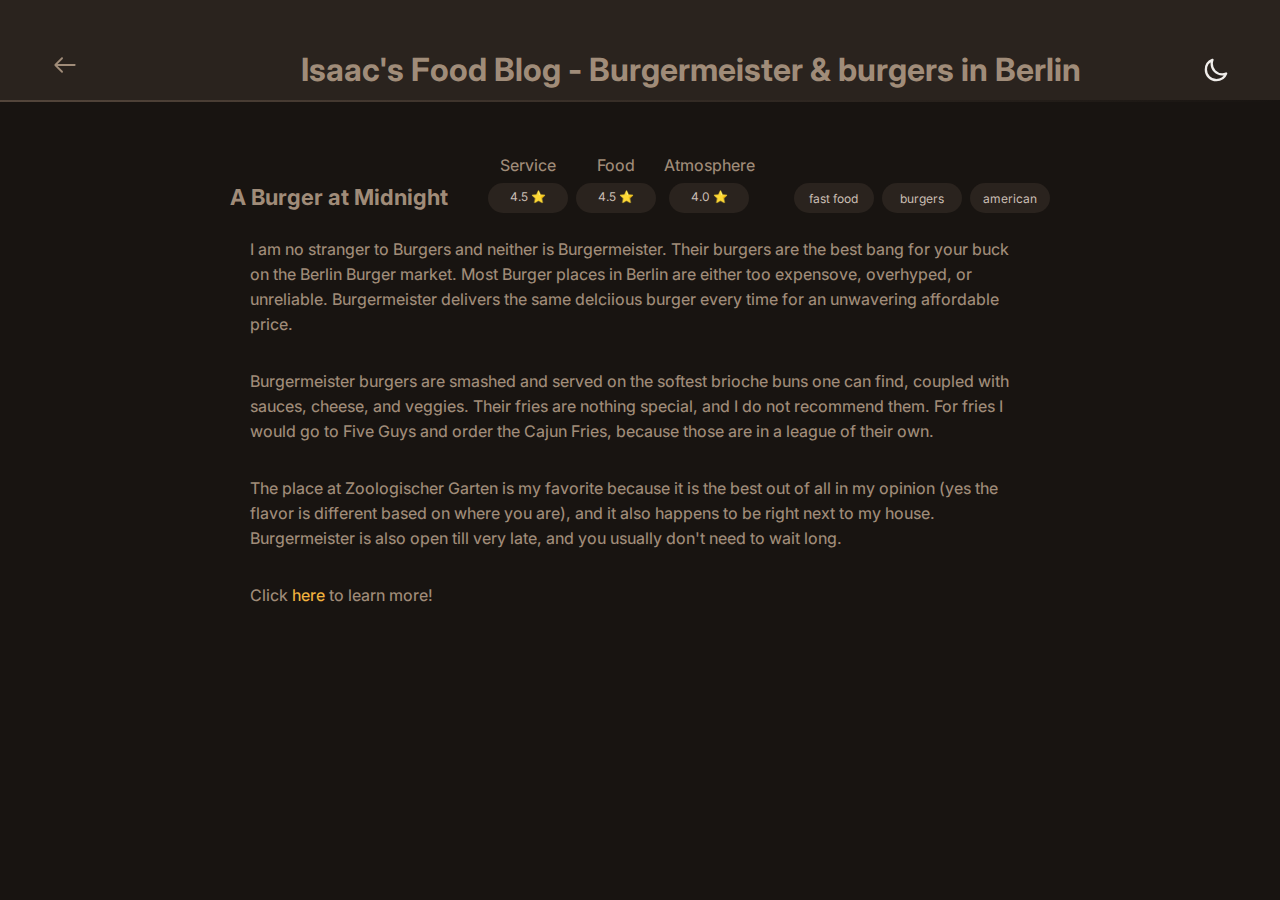
<file: food/burgermeister/index.html>
<!DOCTYPE html>
<html lang="en">
<head>
    <meta charset="UTF-8">
    <meta name="viewport" content="width=device-width, initial-scale=1.0">
    <link rel="stylesheet" href="/style.css?v=neo">
    <script>
    var d = document.documentElement
    var theme = localStorage.getItem('theme')
    if(theme == 'light'){
        d.classList.add('lightmode')
    }
    else if(theme == 'dark'){
        d.classList.remove('lightmode')
    }
    </script>
    <link rel="preconnect" href="https://fonts.googleapis.com">
    <link rel="preconnect" href="https://fonts.gstatic.com" crossorigin>
    <link href="https://fonts.googleapis.com/css2?family=Indie+Flower&family=Inter:ital,opsz,wght@0,14..32,100..900;1,14..32,100..900&display=swap" rel="stylesheet">
    <title>food blog - burgermeister</title>
</head>
<body>
    <foodpage>
        <header>
            <div class="row-center between">
                <a href="/food" class="back">
                    <svg viewBox="0 0 512 512" version="1.1" xml:space="preserve" xmlns="http://www.w3.org/2000/svg" xmlns:xlink="http://www.w3.org/1999/xlink" fill="#000000"><g id="SVGRepo_bgCarrier" stroke-width="0"></g><g id="SVGRepo_tracerCarrier" stroke-linecap="round" stroke-linejoin="round"></g><g id="SVGRepo_iconCarrier"> <style type="text/css"> .st0{fill:#333333;} </style> <g id="Layer_1"></g> <g id="Layer_2"> <g> <path class="st0" d="M217,129.88c-6.25-6.25-16.38-6.25-22.63,0L79.61,244.64c-0.39,0.39-0.76,0.8-1.11,1.23 c-0.11,0.13-0.2,0.27-0.31,0.41c-0.21,0.28-0.42,0.55-0.62,0.84c-0.14,0.21-0.26,0.43-0.39,0.64c-0.14,0.23-0.28,0.46-0.41,0.7 c-0.13,0.24-0.24,0.48-0.35,0.73c-0.11,0.23-0.22,0.45-0.32,0.68c-0.11,0.26-0.19,0.52-0.28,0.78c-0.08,0.23-0.17,0.46-0.24,0.69 c-0.09,0.29-0.15,0.58-0.22,0.86c-0.05,0.22-0.11,0.43-0.16,0.65c-0.08,0.38-0.13,0.76-0.17,1.14c-0.02,0.14-0.04,0.27-0.06,0.41 c-0.11,1.07-0.11,2.15,0,3.22c0.01,0.06,0.02,0.12,0.03,0.18c0.05,0.46,0.12,0.92,0.21,1.37c0.03,0.13,0.07,0.26,0.1,0.39 c0.09,0.38,0.18,0.76,0.29,1.13c0.04,0.13,0.09,0.26,0.14,0.4c0.12,0.36,0.25,0.73,0.4,1.09c0.05,0.11,0.1,0.21,0.15,0.32 c0.17,0.37,0.34,0.74,0.53,1.1c0.04,0.07,0.09,0.14,0.13,0.21c0.21,0.38,0.44,0.76,0.68,1.13c0.02,0.03,0.04,0.06,0.06,0.09 c0.55,0.81,1.18,1.58,1.89,2.29l114.81,114.81c3.12,3.12,7.22,4.69,11.31,4.69s8.19-1.56,11.31-4.69c6.25-6.25,6.25-16.38,0-22.63 l-87.5-87.5h291.62c8.84,0,16-7.16,16-16s-7.16-16-16-16H129.51L217,152.5C223.25,146.26,223.25,136.13,217,129.88z"></path> </g> </g> </g></svg>

                </a>
                <h1>Isaac's Food Blog - Burgermeister & burgers in Berlin</h1>
                <label class="row-center" for="themetoggle">
                    <svg id="themeicon" viewBox="0 0 24 24" fill="none" height="34px" width="28px"xmlns="http://www.w3.org/2000/svg"><g id="SVGRepo_bgCarrier" stroke-width="0"></g><g id="SVGRepo_tracerCarrier" stroke-linecap="round" stroke-linejoin="round"></g><g id="SVGRepo_iconCarrier"> <path d="M3.32031 11.6835C3.32031 16.6541 7.34975 20.6835 12.3203 20.6835C16.1075 20.6835 19.3483 18.3443 20.6768 15.032C19.6402 15.4486 18.5059 15.6834 17.3203 15.6834C12.3497 15.6834 8.32031 11.654 8.32031 6.68342C8.32031 5.50338 8.55165 4.36259 8.96453 3.32996C5.65605 4.66028 3.32031 7.89912 3.32031 11.6835Z" stroke="#F0EDEA" stroke-width="2" stroke-linecap="round" stroke-linejoin="round"></path> </g></svg>
                </label>
            </div>
        </header>
        <div class="center">
            <div class="textbox">
                <div class="row-start between reviewDataContainer sticky">
                    <h3 style="margin-bottom: 0.5em; align-self: end">A Burger at Midnight</h3>
                    <div class="row-center ratingContainer">
                        <div class="col">
                            <p>Service</p>
                            <tag>4.5 ⭐</tag>
                        </div>
                        <div class="col">
                            <p>Food</p>
                            <tag>4.5 ⭐</tag>
                        </div>
                        <div class="col">
                            <p>Atmosphere</p>
                            <tag>4.0 ⭐</tag>
                        </div>
                  
                    </div>
                    <div class="row-center tagContainer" style="margin-bottom: 0px; height: 60px">
                        <tag>fast food</tag>
                        <tag>burgers</tag>
                        <tag>american</tag>
                    </div>
                </div>
                <p>I am no stranger to Burgers and neither is Burgermeister. Their burgers are the best bang for your buck on the Berlin Burger market.
                    Most Burger places in Berlin are either too expensove, overhyped, or unreliable. Burgermeister delivers the same delciious burger every time for an unwavering affordable price.
                </p>
                <p>Burgermeister burgers are smashed and served on the softest brioche buns one can find, coupled with sauces, cheese, and veggies. Their fries are nothing special, and I do not recommend them. For fries I would go to Five Guys and order the Cajun Fries, because those are in a league of their own.</p>
                <p>The place at Zoologischer Garten is my favorite because it is the best out of all in my opinion (yes the flavor is different based on where you are), and it also happens to be right next to my house. Burgermeister is also open till very late, and you usually don't need to wait long.</p>
                <p>Click <a target="_blank" href="https://www.burgermeister.com/">here</a> to learn more!</p>
            </div>
        </div>
    </foodpage>
    <hidden class="buttons">
        <button id="themetoggle"></button>
    </hidden>
    <script src="../../jquery.js"></script>
    <script type="module" src="../../main.js"></script>
</body>
</html>
</file>
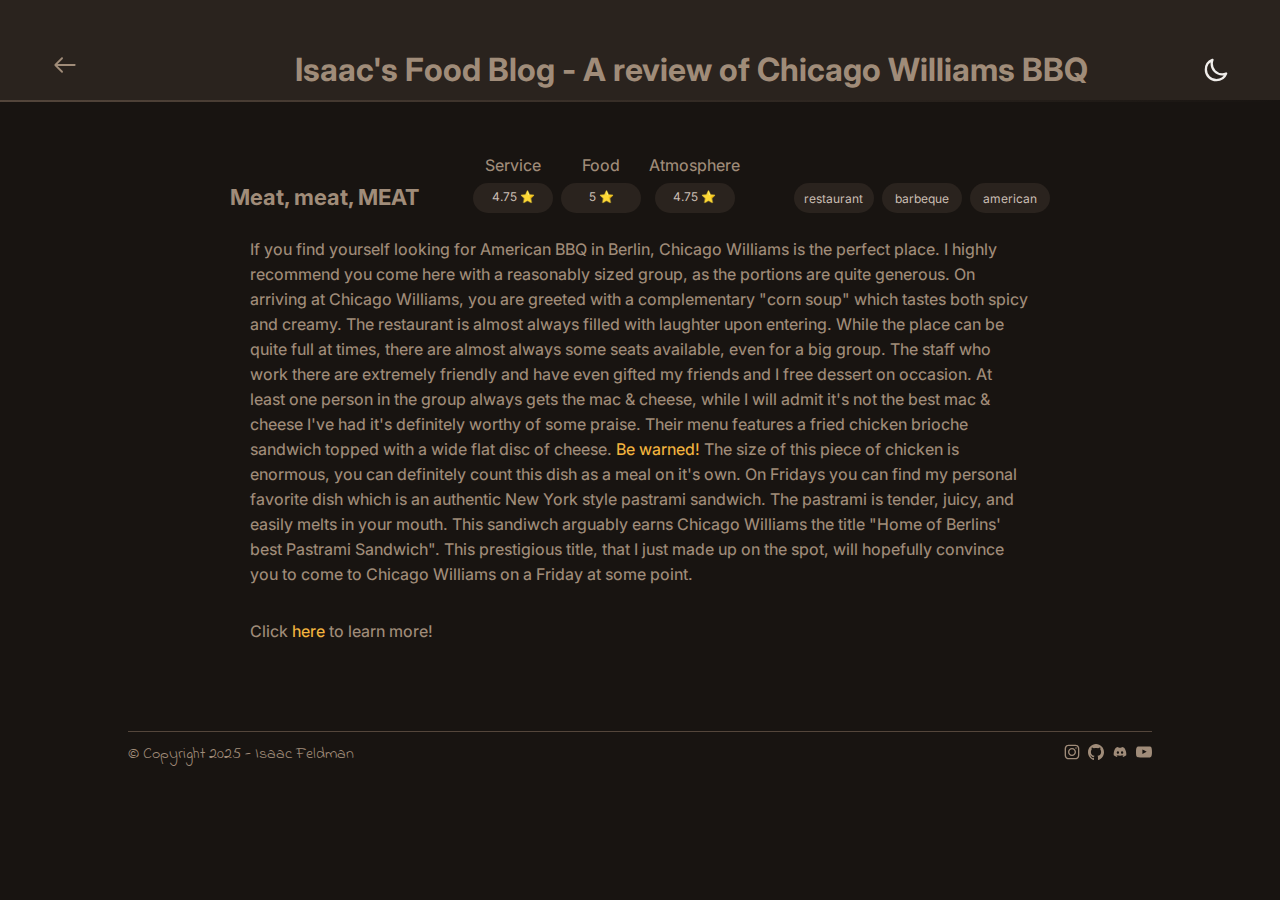
<file: food/chicago-williams/index.html>
<!DOCTYPE html>
<html lang="en">
<head>
    <meta charset="UTF-8">
    <meta name="viewport" content="width=device-width, initial-scale=1.0">
    <link rel="stylesheet" href="../../style.css?v=4">
    <link rel="preconnect" href="https://fonts.googleapis.com">
    <link rel="preconnect" href="https://fonts.gstatic.com" crossorigin>
    <link href="https://fonts.googleapis.com/css2?family=Indie+Flower&family=Inter:ital,opsz,wght@0,14..32,100..900;1,14..32,100..900&display=swap" rel="stylesheet">
    <title>food blog - chicago williams</title>
</head>
<body>
    <foodpage>
        <header>
            <div class="row-center between">
                <a href="/food" class="back">
                    <svg viewBox="0 0 512 512" version="1.1" xml:space="preserve" xmlns="http://www.w3.org/2000/svg" xmlns:xlink="http://www.w3.org/1999/xlink" fill="#000000"><g id="SVGRepo_bgCarrier" stroke-width="0"></g><g id="SVGRepo_tracerCarrier" stroke-linecap="round" stroke-linejoin="round"></g><g id="SVGRepo_iconCarrier"> <style type="text/css"> .st0{fill:#333333;} </style> <g id="Layer_1"></g> <g id="Layer_2"> <g> <path class="st0" d="M217,129.88c-6.25-6.25-16.38-6.25-22.63,0L79.61,244.64c-0.39,0.39-0.76,0.8-1.11,1.23 c-0.11,0.13-0.2,0.27-0.31,0.41c-0.21,0.28-0.42,0.55-0.62,0.84c-0.14,0.21-0.26,0.43-0.39,0.64c-0.14,0.23-0.28,0.46-0.41,0.7 c-0.13,0.24-0.24,0.48-0.35,0.73c-0.11,0.23-0.22,0.45-0.32,0.68c-0.11,0.26-0.19,0.52-0.28,0.78c-0.08,0.23-0.17,0.46-0.24,0.69 c-0.09,0.29-0.15,0.58-0.22,0.86c-0.05,0.22-0.11,0.43-0.16,0.65c-0.08,0.38-0.13,0.76-0.17,1.14c-0.02,0.14-0.04,0.27-0.06,0.41 c-0.11,1.07-0.11,2.15,0,3.22c0.01,0.06,0.02,0.12,0.03,0.18c0.05,0.46,0.12,0.92,0.21,1.37c0.03,0.13,0.07,0.26,0.1,0.39 c0.09,0.38,0.18,0.76,0.29,1.13c0.04,0.13,0.09,0.26,0.14,0.4c0.12,0.36,0.25,0.73,0.4,1.09c0.05,0.11,0.1,0.21,0.15,0.32 c0.17,0.37,0.34,0.74,0.53,1.1c0.04,0.07,0.09,0.14,0.13,0.21c0.21,0.38,0.44,0.76,0.68,1.13c0.02,0.03,0.04,0.06,0.06,0.09 c0.55,0.81,1.18,1.58,1.89,2.29l114.81,114.81c3.12,3.12,7.22,4.69,11.31,4.69s8.19-1.56,11.31-4.69c6.25-6.25,6.25-16.38,0-22.63 l-87.5-87.5h291.62c8.84,0,16-7.16,16-16s-7.16-16-16-16H129.51L217,152.5C223.25,146.26,223.25,136.13,217,129.88z"></path> </g> </g> </g></svg>

                </a>
                <h1>Isaac's Food Blog - A review of Chicago Williams BBQ</h1>
                <label class="row-center" for="themetoggle">
                    <svg id="themeicon" viewBox="0 0 24 24" fill="none" height="34px" width="28px"xmlns="http://www.w3.org/2000/svg"><g id="SVGRepo_bgCarrier" stroke-width="0"></g><g id="SVGRepo_tracerCarrier" stroke-linecap="round" stroke-linejoin="round"></g><g id="SVGRepo_iconCarrier"> <path d="M3.32031 11.6835C3.32031 16.6541 7.34975 20.6835 12.3203 20.6835C16.1075 20.6835 19.3483 18.3443 20.6768 15.032C19.6402 15.4486 18.5059 15.6834 17.3203 15.6834C12.3497 15.6834 8.32031 11.654 8.32031 6.68342C8.32031 5.50338 8.55165 4.36259 8.96453 3.32996C5.65605 4.66028 3.32031 7.89912 3.32031 11.6835Z" stroke="#F0EDEA" stroke-width="2" stroke-linecap="round" stroke-linejoin="round"></path> </g></svg>
                </label>
            </div>
        </header>
        <div class="center">
            <div class="textbox">
                <div class="row-start between reviewDataContainer sticky">
                    <h3 style="margin-bottom: 0.5em; align-self: end">Meat, meat, MEAT</h3>
                    <div class="row-center ratingContainer">
                        <div class="col">
                            <p>Service</p>
                            <tag>4.75 ⭐</tag>
                        </div>
                        <div class="col">
                            <p>Food</p>
                            <tag>5 ⭐</tag>
                        </div>
                        <div class="col">
                            <p>Atmosphere</p>
                            <tag>4.75 ⭐</tag>
                        </div>
                  
                    </div>
                    <div class="row-center tagContainer" style="margin-bottom: 0px; height: 60px">
                        <tag>restaurant</tag>
                        <tag>barbeque</tag>
                        <tag>american</tag>
                    </div>
          
                </div>
                    <p>If you find yourself looking for American BBQ in Berlin, Chicago Williams is the perfect place.
                        I highly recommend you come here with a reasonably sized group, as the portions are quite generous.
                        On arriving at Chicago Williams, you are greeted with a complementary "corn soup" which tastes both spicy and creamy. 
                        The restaurant is almost always filled with laughter upon entering.
                        While the place can be quite full at times, there are almost always some seats available, even for a big group.
                        The staff who work there are extremely friendly and have even gifted my friends and I free dessert on occasion.
                        At least one person in the group always gets the mac & cheese, while 
                        I will admit it's not the best mac & cheese I've had it's definitely worthy of some praise.
                        Their menu features a fried chicken brioche sandwich topped with a wide flat disc of cheese.
                        <primary>Be warned! </primary> The size of this piece of chicken is enormous, you can definitely count this dish as a meal on it's own.
                        On Fridays you can find my personal favorite dish which is an authentic New York style pastrami sandwich. 
                        The pastrami is tender, juicy, and easily melts in your mouth. This sandiwch arguably earns Chicago Williams the title "Home of Berlins' best Pastrami Sandwich".
                        This prestigious title, that I just made up on the spot, will hopefully convince you to come to Chicago Williams on a Friday at some point.

                    </p>
                    <p>Click <a target="_blank" href="https://chicagowilliamsbbq.de/">here</a> to learn more!</p>

            
         
            </div>
            <footer>
                <alert id="discordalert"> Copied discord username to clipboard!</alert>
                <signature>
                    © Copyright 2025 - Isaac Feldman
                </signature>
                <socials>
                    <a target="_blank" href="https://instagram.com/isaacfldmn" class="social">
                        <svg viewBox="0 0 24 24"  xmlns="http://www.w3.org/2000/svg"><g id="SVGRepo_bgCarrier" stroke-width="0"></g><g id="SVGRepo_tracerCarrier" stroke-linecap="round" stroke-linejoin="round"></g><g id="SVGRepo_iconCarrier"> <path fill-rule="evenodd" clip-rule="evenodd" d="M12 18C15.3137 18 18 15.3137 18 12C18 8.68629 15.3137 6 12 6C8.68629 6 6 8.68629 6 12C6 15.3137 8.68629 18 12 18ZM12 16C14.2091 16 16 14.2091 16 12C16 9.79086 14.2091 8 12 8C9.79086 8 8 9.79086 8 12C8 14.2091 9.79086 16 12 16Z" fill="#0F0F0F"></path> <path d="M18 5C17.4477 5 17 5.44772 17 6C17 6.55228 17.4477 7 18 7C18.5523 7 19 6.55228 19 6C19 5.44772 18.5523 5 18 5Z" fill="#0F0F0F"></path> <path fill-rule="evenodd" clip-rule="evenodd" d="M1.65396 4.27606C1 5.55953 1 7.23969 1 10.6V13.4C1 16.7603 1 18.4405 1.65396 19.7239C2.2292 20.8529 3.14708 21.7708 4.27606 22.346C5.55953 23 7.23969 23 10.6 23H13.4C16.7603 23 18.4405 23 19.7239 22.346C20.8529 21.7708 21.7708 20.8529 22.346 19.7239C23 18.4405 23 16.7603 23 13.4V10.6C23 7.23969 23 5.55953 22.346 4.27606C21.7708 3.14708 20.8529 2.2292 19.7239 1.65396C18.4405 1 16.7603 1 13.4 1H10.6C7.23969 1 5.55953 1 4.27606 1.65396C3.14708 2.2292 2.2292 3.14708 1.65396 4.27606ZM13.4 3H10.6C8.88684 3 7.72225 3.00156 6.82208 3.0751C5.94524 3.14674 5.49684 3.27659 5.18404 3.43597C4.43139 3.81947 3.81947 4.43139 3.43597 5.18404C3.27659 5.49684 3.14674 5.94524 3.0751 6.82208C3.00156 7.72225 3 8.88684 3 10.6V13.4C3 15.1132 3.00156 16.2777 3.0751 17.1779C3.14674 18.0548 3.27659 18.5032 3.43597 18.816C3.81947 19.5686 4.43139 20.1805 5.18404 20.564C5.49684 20.7234 5.94524 20.8533 6.82208 20.9249C7.72225 20.9984 8.88684 21 10.6 21H13.4C15.1132 21 16.2777 20.9984 17.1779 20.9249C18.0548 20.8533 18.5032 20.7234 18.816 20.564C19.5686 20.1805 20.1805 19.5686 20.564 18.816C20.7234 18.5032 20.8533 18.0548 20.9249 17.1779C20.9984 16.2777 21 15.1132 21 13.4V10.6C21 8.88684 20.9984 7.72225 20.9249 6.82208C20.8533 5.94524 20.7234 5.49684 20.564 5.18404C20.1805 4.43139 19.5686 3.81947 18.816 3.43597C18.5032 3.27659 18.0548 3.14674 17.1779 3.0751C16.2777 3.00156 15.1132 3 13.4 3Z" fill="#0F0F0F"></path> </g></svg>
                    </a>
                    <a target="_blank" href="https://github.com/isaacfeld" class="social">
                        <svg viewBox="0 0 20 20" version="1.1" xmlns="http://www.w3.org/2000/svg" xmlns:xlink="http://www.w3.org/1999/xlink" fill="#000000"><g id="SVGRepo_bgCarrier" stroke-width="0"></g><g id="SVGRepo_tracerCarrier" stroke-linecap="round" stroke-linejoin="round"></g><g id="SVGRepo_iconCarrier"> <title>github [#142]</title> <desc>Created with Sketch.</desc> <defs> </defs> <g id="Page-1" stroke="none" stroke-width="1" fill-rule="evenodd"> <g id="Dribbble-Light-Preview" transform="translate(-140.000000, -7559.000000)" fill="#000000"> <g id="icons" transform="translate(56.000000, 160.000000)"> <path d="M94,7399 C99.523,7399 104,7403.59 104,7409.253 C104,7413.782 101.138,7417.624 97.167,7418.981 C96.66,7419.082 96.48,7418.762 96.48,7418.489 C96.48,7418.151 96.492,7417.047 96.492,7415.675 C96.492,7414.719 96.172,7414.095 95.813,7413.777 C98.04,7413.523 100.38,7412.656 100.38,7408.718 C100.38,7407.598 99.992,7406.684 99.35,7405.966 C99.454,7405.707 99.797,7404.664 99.252,7403.252 C99.252,7403.252 98.414,7402.977 96.505,7404.303 C95.706,7404.076 94.85,7403.962 94,7403.958 C93.15,7403.962 92.295,7404.076 91.497,7404.303 C89.586,7402.977 88.746,7403.252 88.746,7403.252 C88.203,7404.664 88.546,7405.707 88.649,7405.966 C88.01,7406.684 87.619,7407.598 87.619,7408.718 C87.619,7412.646 89.954,7413.526 92.175,7413.785 C91.889,7414.041 91.63,7414.493 91.54,7415.156 C90.97,7415.418 89.522,7415.871 88.63,7414.304 C88.63,7414.304 88.101,7413.319 87.097,7413.247 C87.097,7413.247 86.122,7413.234 87.029,7413.87 C87.029,7413.87 87.684,7414.185 88.139,7415.37 C88.139,7415.37 88.726,7417.2 91.508,7416.58 C91.513,7417.437 91.522,7418.245 91.522,7418.489 C91.522,7418.76 91.338,7419.077 90.839,7418.982 C86.865,7417.627 84,7413.783 84,7409.253 C84,7403.59 88.478,7399 94,7399" id="github-[#142]"> </path> </g> </g> </g> </g></svg>                
                    </a>
                    <a id="discord" class="social">
                        <tooltip></tooltip>
                        <svg viewBox="0 0 24 24"  xmlns="http://www.w3.org/2000/svg"><g id="SVGRepo_bgCarrier" stroke-width="0"></g><g id="SVGRepo_tracerCarrier" stroke-linecap="round" stroke-linejoin="round"></g><g id="SVGRepo_iconCarrier"> <path d="M18.59 5.88997C17.36 5.31997 16.05 4.89997 14.67 4.65997C14.5 4.95997 14.3 5.36997 14.17 5.69997C12.71 5.47997 11.26 5.47997 9.83001 5.69997C9.69001 5.36997 9.49001 4.95997 9.32001 4.65997C7.94001 4.89997 6.63001 5.31997 5.40001 5.88997C2.92001 9.62997 2.25001 13.28 2.58001 16.87C4.23001 18.1 5.82001 18.84 7.39001 19.33C7.78001 18.8 8.12001 18.23 8.42001 17.64C7.85001 17.43 7.31001 17.16 6.80001 16.85C6.94001 16.75 7.07001 16.64 7.20001 16.54C10.33 18 13.72 18 16.81 16.54C16.94 16.65 17.07 16.75 17.21 16.85C16.7 17.16 16.15 17.42 15.59 17.64C15.89 18.23 16.23 18.8 16.62 19.33C18.19 18.84 19.79 18.1 21.43 16.87C21.82 12.7 20.76 9.08997 18.61 5.88997H18.59ZM8.84001 14.67C7.90001 14.67 7.13001 13.8 7.13001 12.73C7.13001 11.66 7.88001 10.79 8.84001 10.79C9.80001 10.79 10.56 11.66 10.55 12.73C10.55 13.79 9.80001 14.67 8.84001 14.67ZM15.15 14.67C14.21 14.67 13.44 13.8 13.44 12.73C13.44 11.66 14.19 10.79 15.15 10.79C16.11 10.79 16.87 11.66 16.86 12.73C16.86 13.79 16.11 14.67 15.15 14.67Z" fill="#000000"></path> </g></svg>
                    </a>
            
                    <a target="_blank" href="https://youtube.com/pugcy" class="social">
                        <svg viewBox="0 -3 20 20" version="1.1" xmlns="http://www.w3.org/2000/svg" xmlns:xlink="http://www.w3.org/1999/xlink" fill="#000000"><g id="SVGRepo_bgCarrier" stroke-width="0"></g><g id="SVGRepo_tracerCarrier" stroke-linecap="round" stroke-linejoin="round"></g><g id="SVGRepo_iconCarrier"> <title>youtube [#168]</title> <desc>Created with Sketch.</desc> <defs> </defs> <g id="Page-1" stroke="none" stroke-width="1" fill-rule="evenodd"> <g id="Dribbble-Light-Preview" transform="translate(-300.000000, -7442.000000)" fill="#000000"> <g id="icons" transform="translate(56.000000, 160.000000)"> <path d="M251.988432,7291.58588 L251.988432,7285.97425 C253.980638,7286.91168 255.523602,7287.8172 257.348463,7288.79353 C255.843351,7289.62824 253.980638,7290.56468 251.988432,7291.58588 M263.090998,7283.18289 C262.747343,7282.73013 262.161634,7282.37809 261.538073,7282.26141 C259.705243,7281.91336 248.270974,7281.91237 246.439141,7282.26141 C245.939097,7282.35515 245.493839,7282.58153 245.111335,7282.93357 C243.49964,7284.42947 244.004664,7292.45151 244.393145,7293.75096 C244.556505,7294.31342 244.767679,7294.71931 245.033639,7294.98558 C245.376298,7295.33761 245.845463,7295.57995 246.384355,7295.68865 C247.893451,7296.0008 255.668037,7296.17532 261.506198,7295.73552 C262.044094,7295.64178 262.520231,7295.39147 262.895762,7295.02447 C264.385932,7293.53455 264.28433,7285.06174 263.090998,7283.18289" id="youtube-[#168]"> </path> </g> </g> </g> </g></svg>
                    </a>
                </socials>
            </footer>
        </div>
    </foodpage>
    <hidden class="buttons">
        <button id="themetoggle"></button>
    </hidden>
    <script src="../../jquery.js"></script>
    <script src="../../main.js"></script>
</body>
</html>
</file>
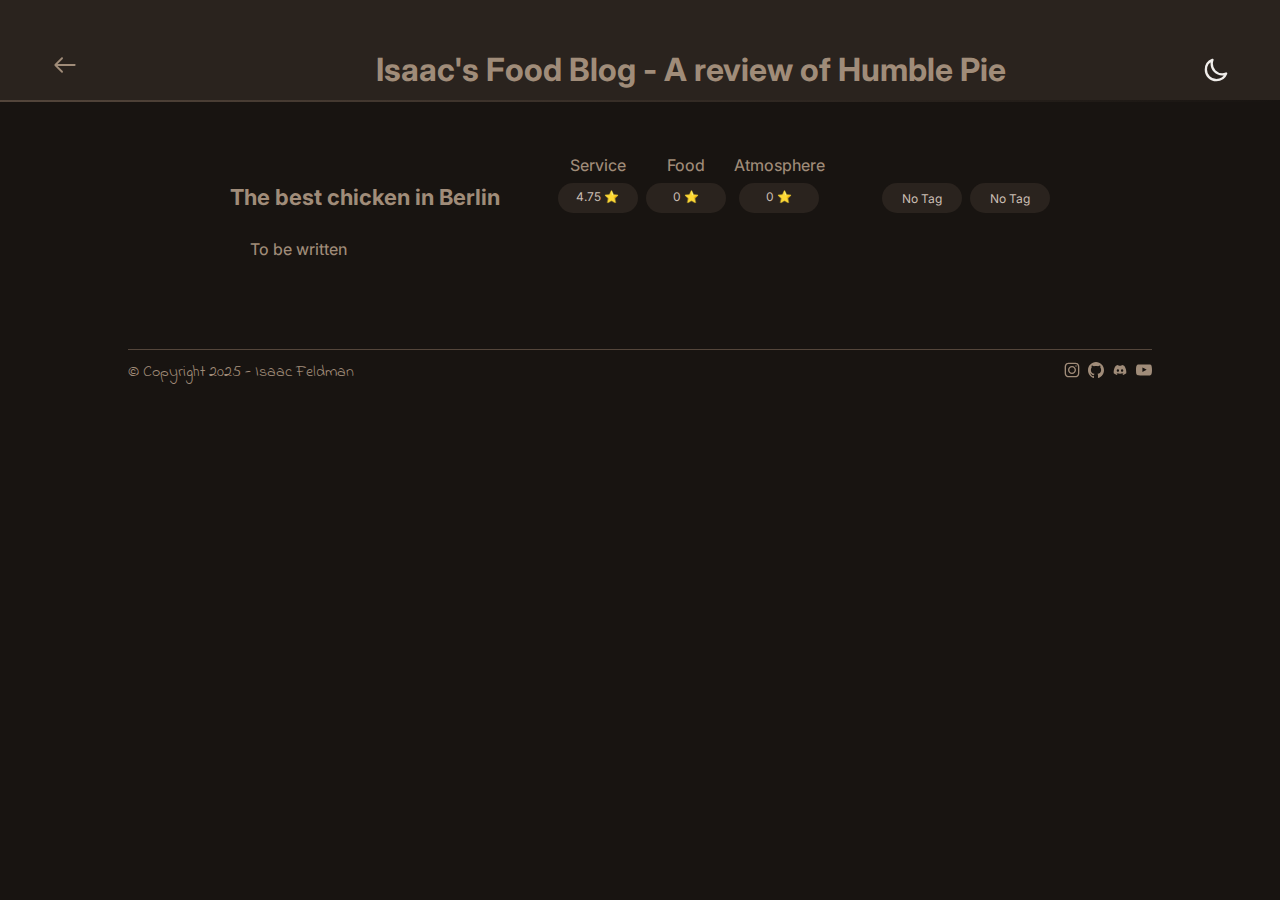
<file: food/humble-pie/index.html>
<!DOCTYPE html>
<html lang="en">
<head>
    <meta charset="UTF-8">
    <meta name="viewport" content="width=device-width, initial-scale=1.0">
    <link rel="stylesheet" href="../../style.css?v=3">
    <link rel="preconnect" href="https://fonts.googleapis.com">
    <link rel="preconnect" href="https://fonts.gstatic.com" crossorigin>
    <link href="https://fonts.googleapis.com/css2?family=Indie+Flower&family=Inter:ital,opsz,wght@0,14..32,100..900;1,14..32,100..900&display=swap" rel="stylesheet">
    <title>food blog - humble pie</title>
</head>
<body>
    <foodpage>
        <header>
            <div class="row-center between">
                <a href="/food" class="back">
                    <svg viewBox="0 0 512 512" version="1.1" xml:space="preserve" xmlns="http://www.w3.org/2000/svg" xmlns:xlink="http://www.w3.org/1999/xlink" fill="#000000"><g id="SVGRepo_bgCarrier" stroke-width="0"></g><g id="SVGRepo_tracerCarrier" stroke-linecap="round" stroke-linejoin="round"></g><g id="SVGRepo_iconCarrier"> <style type="text/css"> .st0{fill:#333333;} </style> <g id="Layer_1"></g> <g id="Layer_2"> <g> <path class="st0" d="M217,129.88c-6.25-6.25-16.38-6.25-22.63,0L79.61,244.64c-0.39,0.39-0.76,0.8-1.11,1.23 c-0.11,0.13-0.2,0.27-0.31,0.41c-0.21,0.28-0.42,0.55-0.62,0.84c-0.14,0.21-0.26,0.43-0.39,0.64c-0.14,0.23-0.28,0.46-0.41,0.7 c-0.13,0.24-0.24,0.48-0.35,0.73c-0.11,0.23-0.22,0.45-0.32,0.68c-0.11,0.26-0.19,0.52-0.28,0.78c-0.08,0.23-0.17,0.46-0.24,0.69 c-0.09,0.29-0.15,0.58-0.22,0.86c-0.05,0.22-0.11,0.43-0.16,0.65c-0.08,0.38-0.13,0.76-0.17,1.14c-0.02,0.14-0.04,0.27-0.06,0.41 c-0.11,1.07-0.11,2.15,0,3.22c0.01,0.06,0.02,0.12,0.03,0.18c0.05,0.46,0.12,0.92,0.21,1.37c0.03,0.13,0.07,0.26,0.1,0.39 c0.09,0.38,0.18,0.76,0.29,1.13c0.04,0.13,0.09,0.26,0.14,0.4c0.12,0.36,0.25,0.73,0.4,1.09c0.05,0.11,0.1,0.21,0.15,0.32 c0.17,0.37,0.34,0.74,0.53,1.1c0.04,0.07,0.09,0.14,0.13,0.21c0.21,0.38,0.44,0.76,0.68,1.13c0.02,0.03,0.04,0.06,0.06,0.09 c0.55,0.81,1.18,1.58,1.89,2.29l114.81,114.81c3.12,3.12,7.22,4.69,11.31,4.69s8.19-1.56,11.31-4.69c6.25-6.25,6.25-16.38,0-22.63 l-87.5-87.5h291.62c8.84,0,16-7.16,16-16s-7.16-16-16-16H129.51L217,152.5C223.25,146.26,223.25,136.13,217,129.88z"></path> </g> </g> </g></svg>

                </a>
                <h1>Isaac's Food Blog - A review of Humble Pie</h1>
                <label class="row-center" for="themetoggle">
                    <svg id="themeicon" viewBox="0 0 24 24" fill="none" height="34px" width="28px"xmlns="http://www.w3.org/2000/svg"><g id="SVGRepo_bgCarrier" stroke-width="0"></g><g id="SVGRepo_tracerCarrier" stroke-linecap="round" stroke-linejoin="round"></g><g id="SVGRepo_iconCarrier"> <path d="M3.32031 11.6835C3.32031 16.6541 7.34975 20.6835 12.3203 20.6835C16.1075 20.6835 19.3483 18.3443 20.6768 15.032C19.6402 15.4486 18.5059 15.6834 17.3203 15.6834C12.3497 15.6834 8.32031 11.654 8.32031 6.68342C8.32031 5.50338 8.55165 4.36259 8.96453 3.32996C5.65605 4.66028 3.32031 7.89912 3.32031 11.6835Z" stroke="#F0EDEA" stroke-width="2" stroke-linecap="round" stroke-linejoin="round"></path> </g></svg>
                </label>
            </div>
        </header>
        <div class="center">
            <div class="textbox">
                <div class="row-start between">
                    <h3 style="margin-bottom: 0.5em; align-self: end">The best chicken in Berlin</h3>
                    <div class="row-center ratingContainer">
                        <div class="col">
                            <p>Service</p>
                            <tag>4.75 ⭐</tag>
                        </div>
                        <div class="col">
                            <p>Food</p>
                            <tag>0 ⭐</tag>
                        </div>
                        <div class="col">
                            <p>Atmosphere</p>
                            <tag>0 ⭐</tag>
                        </div>
                  
                    </div>
                    <div class="row-center tagContainer" style="margin-bottom: 0px; height: 60px">
                        <tag>No Tag</tag>
                        <tag>No Tag</tag>
                    </div>
          
                </div>
                <p>To be written</p>
            
         
            </div>
            <footer>
                <alert id="discordalert"> Copied discord username to clipboard!</alert>
                <signature>
                    © Copyright 2025 - Isaac Feldman
                </signature>
                <socials>
                    <a target="_blank" href="https://instagram.com/isaacfldmn" class="social">
                        <svg viewBox="0 0 24 24"  xmlns="http://www.w3.org/2000/svg"><g id="SVGRepo_bgCarrier" stroke-width="0"></g><g id="SVGRepo_tracerCarrier" stroke-linecap="round" stroke-linejoin="round"></g><g id="SVGRepo_iconCarrier"> <path fill-rule="evenodd" clip-rule="evenodd" d="M12 18C15.3137 18 18 15.3137 18 12C18 8.68629 15.3137 6 12 6C8.68629 6 6 8.68629 6 12C6 15.3137 8.68629 18 12 18ZM12 16C14.2091 16 16 14.2091 16 12C16 9.79086 14.2091 8 12 8C9.79086 8 8 9.79086 8 12C8 14.2091 9.79086 16 12 16Z" fill="#0F0F0F"></path> <path d="M18 5C17.4477 5 17 5.44772 17 6C17 6.55228 17.4477 7 18 7C18.5523 7 19 6.55228 19 6C19 5.44772 18.5523 5 18 5Z" fill="#0F0F0F"></path> <path fill-rule="evenodd" clip-rule="evenodd" d="M1.65396 4.27606C1 5.55953 1 7.23969 1 10.6V13.4C1 16.7603 1 18.4405 1.65396 19.7239C2.2292 20.8529 3.14708 21.7708 4.27606 22.346C5.55953 23 7.23969 23 10.6 23H13.4C16.7603 23 18.4405 23 19.7239 22.346C20.8529 21.7708 21.7708 20.8529 22.346 19.7239C23 18.4405 23 16.7603 23 13.4V10.6C23 7.23969 23 5.55953 22.346 4.27606C21.7708 3.14708 20.8529 2.2292 19.7239 1.65396C18.4405 1 16.7603 1 13.4 1H10.6C7.23969 1 5.55953 1 4.27606 1.65396C3.14708 2.2292 2.2292 3.14708 1.65396 4.27606ZM13.4 3H10.6C8.88684 3 7.72225 3.00156 6.82208 3.0751C5.94524 3.14674 5.49684 3.27659 5.18404 3.43597C4.43139 3.81947 3.81947 4.43139 3.43597 5.18404C3.27659 5.49684 3.14674 5.94524 3.0751 6.82208C3.00156 7.72225 3 8.88684 3 10.6V13.4C3 15.1132 3.00156 16.2777 3.0751 17.1779C3.14674 18.0548 3.27659 18.5032 3.43597 18.816C3.81947 19.5686 4.43139 20.1805 5.18404 20.564C5.49684 20.7234 5.94524 20.8533 6.82208 20.9249C7.72225 20.9984 8.88684 21 10.6 21H13.4C15.1132 21 16.2777 20.9984 17.1779 20.9249C18.0548 20.8533 18.5032 20.7234 18.816 20.564C19.5686 20.1805 20.1805 19.5686 20.564 18.816C20.7234 18.5032 20.8533 18.0548 20.9249 17.1779C20.9984 16.2777 21 15.1132 21 13.4V10.6C21 8.88684 20.9984 7.72225 20.9249 6.82208C20.8533 5.94524 20.7234 5.49684 20.564 5.18404C20.1805 4.43139 19.5686 3.81947 18.816 3.43597C18.5032 3.27659 18.0548 3.14674 17.1779 3.0751C16.2777 3.00156 15.1132 3 13.4 3Z" fill="#0F0F0F"></path> </g></svg>
                    </a>
                    <a target="_blank" href="https://github.com/isaacfeld" class="social">
                        <svg viewBox="0 0 20 20" version="1.1" xmlns="http://www.w3.org/2000/svg" xmlns:xlink="http://www.w3.org/1999/xlink" fill="#000000"><g id="SVGRepo_bgCarrier" stroke-width="0"></g><g id="SVGRepo_tracerCarrier" stroke-linecap="round" stroke-linejoin="round"></g><g id="SVGRepo_iconCarrier"> <title>github [#142]</title> <desc>Created with Sketch.</desc> <defs> </defs> <g id="Page-1" stroke="none" stroke-width="1" fill-rule="evenodd"> <g id="Dribbble-Light-Preview" transform="translate(-140.000000, -7559.000000)" fill="#000000"> <g id="icons" transform="translate(56.000000, 160.000000)"> <path d="M94,7399 C99.523,7399 104,7403.59 104,7409.253 C104,7413.782 101.138,7417.624 97.167,7418.981 C96.66,7419.082 96.48,7418.762 96.48,7418.489 C96.48,7418.151 96.492,7417.047 96.492,7415.675 C96.492,7414.719 96.172,7414.095 95.813,7413.777 C98.04,7413.523 100.38,7412.656 100.38,7408.718 C100.38,7407.598 99.992,7406.684 99.35,7405.966 C99.454,7405.707 99.797,7404.664 99.252,7403.252 C99.252,7403.252 98.414,7402.977 96.505,7404.303 C95.706,7404.076 94.85,7403.962 94,7403.958 C93.15,7403.962 92.295,7404.076 91.497,7404.303 C89.586,7402.977 88.746,7403.252 88.746,7403.252 C88.203,7404.664 88.546,7405.707 88.649,7405.966 C88.01,7406.684 87.619,7407.598 87.619,7408.718 C87.619,7412.646 89.954,7413.526 92.175,7413.785 C91.889,7414.041 91.63,7414.493 91.54,7415.156 C90.97,7415.418 89.522,7415.871 88.63,7414.304 C88.63,7414.304 88.101,7413.319 87.097,7413.247 C87.097,7413.247 86.122,7413.234 87.029,7413.87 C87.029,7413.87 87.684,7414.185 88.139,7415.37 C88.139,7415.37 88.726,7417.2 91.508,7416.58 C91.513,7417.437 91.522,7418.245 91.522,7418.489 C91.522,7418.76 91.338,7419.077 90.839,7418.982 C86.865,7417.627 84,7413.783 84,7409.253 C84,7403.59 88.478,7399 94,7399" id="github-[#142]"> </path> </g> </g> </g> </g></svg>                
                    </a>
                    <a id="discord" class="social">
                        <tooltip></tooltip>
                        <svg viewBox="0 0 24 24"  xmlns="http://www.w3.org/2000/svg"><g id="SVGRepo_bgCarrier" stroke-width="0"></g><g id="SVGRepo_tracerCarrier" stroke-linecap="round" stroke-linejoin="round"></g><g id="SVGRepo_iconCarrier"> <path d="M18.59 5.88997C17.36 5.31997 16.05 4.89997 14.67 4.65997C14.5 4.95997 14.3 5.36997 14.17 5.69997C12.71 5.47997 11.26 5.47997 9.83001 5.69997C9.69001 5.36997 9.49001 4.95997 9.32001 4.65997C7.94001 4.89997 6.63001 5.31997 5.40001 5.88997C2.92001 9.62997 2.25001 13.28 2.58001 16.87C4.23001 18.1 5.82001 18.84 7.39001 19.33C7.78001 18.8 8.12001 18.23 8.42001 17.64C7.85001 17.43 7.31001 17.16 6.80001 16.85C6.94001 16.75 7.07001 16.64 7.20001 16.54C10.33 18 13.72 18 16.81 16.54C16.94 16.65 17.07 16.75 17.21 16.85C16.7 17.16 16.15 17.42 15.59 17.64C15.89 18.23 16.23 18.8 16.62 19.33C18.19 18.84 19.79 18.1 21.43 16.87C21.82 12.7 20.76 9.08997 18.61 5.88997H18.59ZM8.84001 14.67C7.90001 14.67 7.13001 13.8 7.13001 12.73C7.13001 11.66 7.88001 10.79 8.84001 10.79C9.80001 10.79 10.56 11.66 10.55 12.73C10.55 13.79 9.80001 14.67 8.84001 14.67ZM15.15 14.67C14.21 14.67 13.44 13.8 13.44 12.73C13.44 11.66 14.19 10.79 15.15 10.79C16.11 10.79 16.87 11.66 16.86 12.73C16.86 13.79 16.11 14.67 15.15 14.67Z" fill="#000000"></path> </g></svg>
                    </a>
            
                    <a target="_blank" href="https://youtube.com/pugcy" class="social">
                        <svg viewBox="0 -3 20 20" version="1.1" xmlns="http://www.w3.org/2000/svg" xmlns:xlink="http://www.w3.org/1999/xlink" fill="#000000"><g id="SVGRepo_bgCarrier" stroke-width="0"></g><g id="SVGRepo_tracerCarrier" stroke-linecap="round" stroke-linejoin="round"></g><g id="SVGRepo_iconCarrier"> <title>youtube [#168]</title> <desc>Created with Sketch.</desc> <defs> </defs> <g id="Page-1" stroke="none" stroke-width="1" fill-rule="evenodd"> <g id="Dribbble-Light-Preview" transform="translate(-300.000000, -7442.000000)" fill="#000000"> <g id="icons" transform="translate(56.000000, 160.000000)"> <path d="M251.988432,7291.58588 L251.988432,7285.97425 C253.980638,7286.91168 255.523602,7287.8172 257.348463,7288.79353 C255.843351,7289.62824 253.980638,7290.56468 251.988432,7291.58588 M263.090998,7283.18289 C262.747343,7282.73013 262.161634,7282.37809 261.538073,7282.26141 C259.705243,7281.91336 248.270974,7281.91237 246.439141,7282.26141 C245.939097,7282.35515 245.493839,7282.58153 245.111335,7282.93357 C243.49964,7284.42947 244.004664,7292.45151 244.393145,7293.75096 C244.556505,7294.31342 244.767679,7294.71931 245.033639,7294.98558 C245.376298,7295.33761 245.845463,7295.57995 246.384355,7295.68865 C247.893451,7296.0008 255.668037,7296.17532 261.506198,7295.73552 C262.044094,7295.64178 262.520231,7295.39147 262.895762,7295.02447 C264.385932,7293.53455 264.28433,7285.06174 263.090998,7283.18289" id="youtube-[#168]"> </path> </g> </g> </g> </g></svg>
                    </a>
                </socials>
            </footer>
        </div>
    </foodpage>
    <hidden class="buttons">
        <button id="themetoggle"></button>
    </hidden>
    <script src="../../jquery.js"></script>
    <script src="../../main.js"></script>
</body>
</html>
</file>
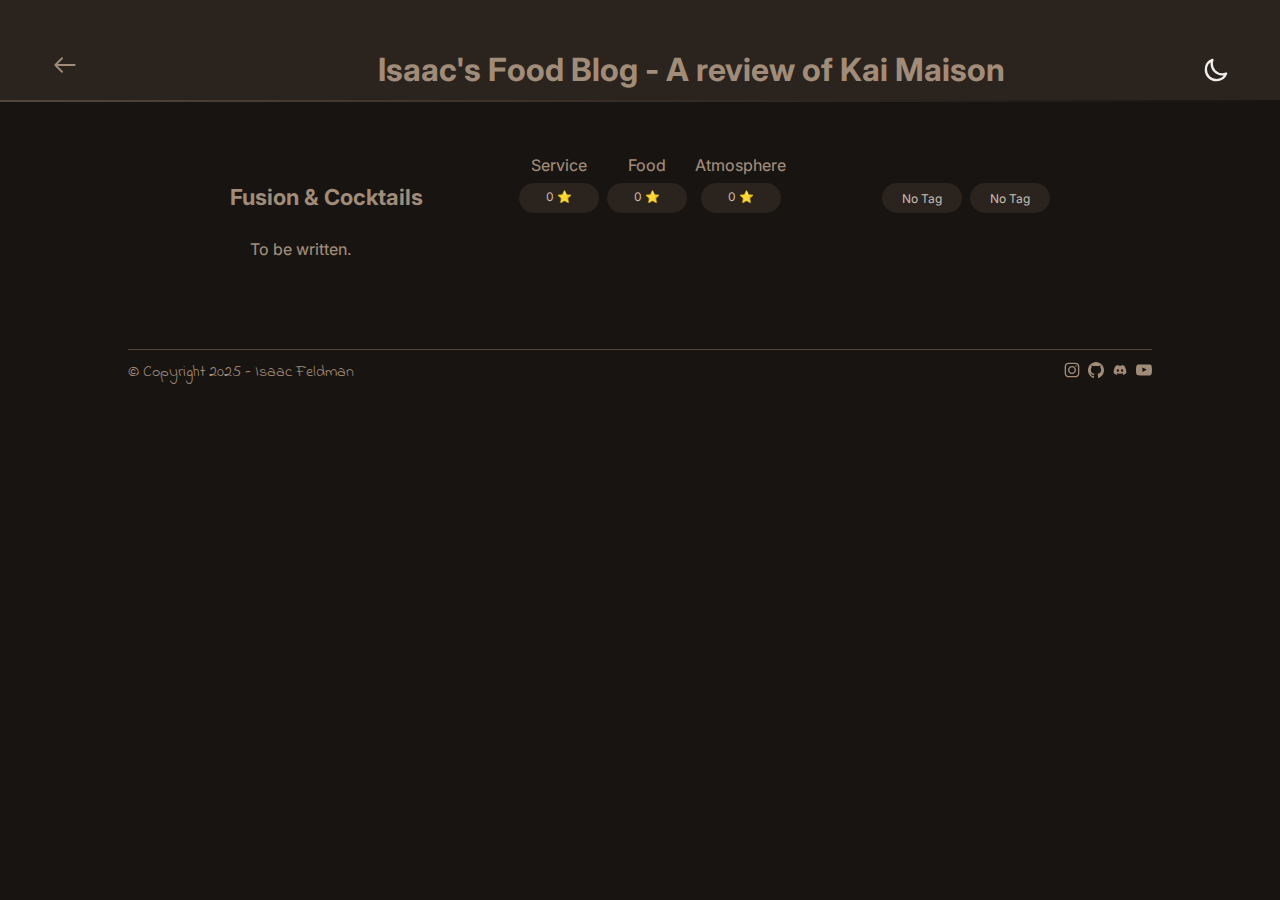
<file: food/kai-maison/index.html>
<!DOCTYPE html>
<html lang="en">
<head>
    <meta charset="UTF-8">
    <meta name="viewport" content="width=device-width, initial-scale=1.0">
    <link rel="stylesheet" href="../../style.css?v=2">
    <link rel="preconnect" href="https://fonts.googleapis.com">
    <link rel="preconnect" href="https://fonts.gstatic.com" crossorigin>
    <link href="https://fonts.googleapis.com/css2?family=Indie+Flower&family=Inter:ital,opsz,wght@0,14..32,100..900;1,14..32,100..900&display=swap" rel="stylesheet">
    <title>food blog - kai maison</title>
</head>
<body>
    <foodpage>
        <header>
            <div class="row-center between">
                <a href="/food" class="back">
                    <svg viewBox="0 0 512 512" version="1.1" xml:space="preserve" xmlns="http://www.w3.org/2000/svg" xmlns:xlink="http://www.w3.org/1999/xlink" fill="#000000"><g id="SVGRepo_bgCarrier" stroke-width="0"></g><g id="SVGRepo_tracerCarrier" stroke-linecap="round" stroke-linejoin="round"></g><g id="SVGRepo_iconCarrier"> <style type="text/css"> .st0{fill:#333333;} </style> <g id="Layer_1"></g> <g id="Layer_2"> <g> <path class="st0" d="M217,129.88c-6.25-6.25-16.38-6.25-22.63,0L79.61,244.64c-0.39,0.39-0.76,0.8-1.11,1.23 c-0.11,0.13-0.2,0.27-0.31,0.41c-0.21,0.28-0.42,0.55-0.62,0.84c-0.14,0.21-0.26,0.43-0.39,0.64c-0.14,0.23-0.28,0.46-0.41,0.7 c-0.13,0.24-0.24,0.48-0.35,0.73c-0.11,0.23-0.22,0.45-0.32,0.68c-0.11,0.26-0.19,0.52-0.28,0.78c-0.08,0.23-0.17,0.46-0.24,0.69 c-0.09,0.29-0.15,0.58-0.22,0.86c-0.05,0.22-0.11,0.43-0.16,0.65c-0.08,0.38-0.13,0.76-0.17,1.14c-0.02,0.14-0.04,0.27-0.06,0.41 c-0.11,1.07-0.11,2.15,0,3.22c0.01,0.06,0.02,0.12,0.03,0.18c0.05,0.46,0.12,0.92,0.21,1.37c0.03,0.13,0.07,0.26,0.1,0.39 c0.09,0.38,0.18,0.76,0.29,1.13c0.04,0.13,0.09,0.26,0.14,0.4c0.12,0.36,0.25,0.73,0.4,1.09c0.05,0.11,0.1,0.21,0.15,0.32 c0.17,0.37,0.34,0.74,0.53,1.1c0.04,0.07,0.09,0.14,0.13,0.21c0.21,0.38,0.44,0.76,0.68,1.13c0.02,0.03,0.04,0.06,0.06,0.09 c0.55,0.81,1.18,1.58,1.89,2.29l114.81,114.81c3.12,3.12,7.22,4.69,11.31,4.69s8.19-1.56,11.31-4.69c6.25-6.25,6.25-16.38,0-22.63 l-87.5-87.5h291.62c8.84,0,16-7.16,16-16s-7.16-16-16-16H129.51L217,152.5C223.25,146.26,223.25,136.13,217,129.88z"></path> </g> </g> </g></svg>

                </a>
                <h1>Isaac's Food Blog - A review of Kai Maison</h1>
                <label class="row-center" for="themetoggle">
                    <svg id="themeicon" viewBox="0 0 24 24" fill="none" height="34px" width="28px"xmlns="http://www.w3.org/2000/svg"><g id="SVGRepo_bgCarrier" stroke-width="0"></g><g id="SVGRepo_tracerCarrier" stroke-linecap="round" stroke-linejoin="round"></g><g id="SVGRepo_iconCarrier"> <path d="M3.32031 11.6835C3.32031 16.6541 7.34975 20.6835 12.3203 20.6835C16.1075 20.6835 19.3483 18.3443 20.6768 15.032C19.6402 15.4486 18.5059 15.6834 17.3203 15.6834C12.3497 15.6834 8.32031 11.654 8.32031 6.68342C8.32031 5.50338 8.55165 4.36259 8.96453 3.32996C5.65605 4.66028 3.32031 7.89912 3.32031 11.6835Z" stroke="#F0EDEA" stroke-width="2" stroke-linecap="round" stroke-linejoin="round"></path> </g></svg>
                </label>
            </div>
        </header>
        <div class="center">
            <div class="textbox">
                <div class="row-start between">
                    <h3 style="margin-bottom: 0.5em; align-self: end">Fusion & Cocktails</h3>
                    <div class="row-center ratingContainer">
                        <div class="col">
                            <p>Service</p>
                            <tag>0 ⭐</tag>
                        </div>
                        <div class="col">
                            <p>Food</p>
                            <tag>0 ⭐</tag>
                        </div>
                        <div class="col">
                            <p>Atmosphere</p>
                            <tag>0 ⭐</tag>
                        </div>
                  
                    </div>
                    <div class="row-center tagContainer" style="margin-bottom: 0px; height: 60px">
                        <tag>No Tag</tag>
                        <tag>No Tag</tag>
                    </div>
          
                </div>
                <p>To be written.</p>
            
         
            </div>
            <footer>
                <alert id="discordalert"> Copied discord username to clipboard!</alert>
                <signature>
                    © Copyright 2025 - Isaac Feldman
                </signature>
                <socials>
                    <a target="_blank" href="https://instagram.com/isaacfldmn" class="social">
                        <svg viewBox="0 0 24 24"  xmlns="http://www.w3.org/2000/svg"><g id="SVGRepo_bgCarrier" stroke-width="0"></g><g id="SVGRepo_tracerCarrier" stroke-linecap="round" stroke-linejoin="round"></g><g id="SVGRepo_iconCarrier"> <path fill-rule="evenodd" clip-rule="evenodd" d="M12 18C15.3137 18 18 15.3137 18 12C18 8.68629 15.3137 6 12 6C8.68629 6 6 8.68629 6 12C6 15.3137 8.68629 18 12 18ZM12 16C14.2091 16 16 14.2091 16 12C16 9.79086 14.2091 8 12 8C9.79086 8 8 9.79086 8 12C8 14.2091 9.79086 16 12 16Z" fill="#0F0F0F"></path> <path d="M18 5C17.4477 5 17 5.44772 17 6C17 6.55228 17.4477 7 18 7C18.5523 7 19 6.55228 19 6C19 5.44772 18.5523 5 18 5Z" fill="#0F0F0F"></path> <path fill-rule="evenodd" clip-rule="evenodd" d="M1.65396 4.27606C1 5.55953 1 7.23969 1 10.6V13.4C1 16.7603 1 18.4405 1.65396 19.7239C2.2292 20.8529 3.14708 21.7708 4.27606 22.346C5.55953 23 7.23969 23 10.6 23H13.4C16.7603 23 18.4405 23 19.7239 22.346C20.8529 21.7708 21.7708 20.8529 22.346 19.7239C23 18.4405 23 16.7603 23 13.4V10.6C23 7.23969 23 5.55953 22.346 4.27606C21.7708 3.14708 20.8529 2.2292 19.7239 1.65396C18.4405 1 16.7603 1 13.4 1H10.6C7.23969 1 5.55953 1 4.27606 1.65396C3.14708 2.2292 2.2292 3.14708 1.65396 4.27606ZM13.4 3H10.6C8.88684 3 7.72225 3.00156 6.82208 3.0751C5.94524 3.14674 5.49684 3.27659 5.18404 3.43597C4.43139 3.81947 3.81947 4.43139 3.43597 5.18404C3.27659 5.49684 3.14674 5.94524 3.0751 6.82208C3.00156 7.72225 3 8.88684 3 10.6V13.4C3 15.1132 3.00156 16.2777 3.0751 17.1779C3.14674 18.0548 3.27659 18.5032 3.43597 18.816C3.81947 19.5686 4.43139 20.1805 5.18404 20.564C5.49684 20.7234 5.94524 20.8533 6.82208 20.9249C7.72225 20.9984 8.88684 21 10.6 21H13.4C15.1132 21 16.2777 20.9984 17.1779 20.9249C18.0548 20.8533 18.5032 20.7234 18.816 20.564C19.5686 20.1805 20.1805 19.5686 20.564 18.816C20.7234 18.5032 20.8533 18.0548 20.9249 17.1779C20.9984 16.2777 21 15.1132 21 13.4V10.6C21 8.88684 20.9984 7.72225 20.9249 6.82208C20.8533 5.94524 20.7234 5.49684 20.564 5.18404C20.1805 4.43139 19.5686 3.81947 18.816 3.43597C18.5032 3.27659 18.0548 3.14674 17.1779 3.0751C16.2777 3.00156 15.1132 3 13.4 3Z" fill="#0F0F0F"></path> </g></svg>
                    </a>
                    <a target="_blank" href="https://github.com/isaacfeld" class="social">
                        <svg viewBox="0 0 20 20" version="1.1" xmlns="http://www.w3.org/2000/svg" xmlns:xlink="http://www.w3.org/1999/xlink" fill="#000000"><g id="SVGRepo_bgCarrier" stroke-width="0"></g><g id="SVGRepo_tracerCarrier" stroke-linecap="round" stroke-linejoin="round"></g><g id="SVGRepo_iconCarrier"> <title>github [#142]</title> <desc>Created with Sketch.</desc> <defs> </defs> <g id="Page-1" stroke="none" stroke-width="1" fill-rule="evenodd"> <g id="Dribbble-Light-Preview" transform="translate(-140.000000, -7559.000000)" fill="#000000"> <g id="icons" transform="translate(56.000000, 160.000000)"> <path d="M94,7399 C99.523,7399 104,7403.59 104,7409.253 C104,7413.782 101.138,7417.624 97.167,7418.981 C96.66,7419.082 96.48,7418.762 96.48,7418.489 C96.48,7418.151 96.492,7417.047 96.492,7415.675 C96.492,7414.719 96.172,7414.095 95.813,7413.777 C98.04,7413.523 100.38,7412.656 100.38,7408.718 C100.38,7407.598 99.992,7406.684 99.35,7405.966 C99.454,7405.707 99.797,7404.664 99.252,7403.252 C99.252,7403.252 98.414,7402.977 96.505,7404.303 C95.706,7404.076 94.85,7403.962 94,7403.958 C93.15,7403.962 92.295,7404.076 91.497,7404.303 C89.586,7402.977 88.746,7403.252 88.746,7403.252 C88.203,7404.664 88.546,7405.707 88.649,7405.966 C88.01,7406.684 87.619,7407.598 87.619,7408.718 C87.619,7412.646 89.954,7413.526 92.175,7413.785 C91.889,7414.041 91.63,7414.493 91.54,7415.156 C90.97,7415.418 89.522,7415.871 88.63,7414.304 C88.63,7414.304 88.101,7413.319 87.097,7413.247 C87.097,7413.247 86.122,7413.234 87.029,7413.87 C87.029,7413.87 87.684,7414.185 88.139,7415.37 C88.139,7415.37 88.726,7417.2 91.508,7416.58 C91.513,7417.437 91.522,7418.245 91.522,7418.489 C91.522,7418.76 91.338,7419.077 90.839,7418.982 C86.865,7417.627 84,7413.783 84,7409.253 C84,7403.59 88.478,7399 94,7399" id="github-[#142]"> </path> </g> </g> </g> </g></svg>                
                    </a>
                    <a id="discord" class="social">
                        <tooltip></tooltip>
                        <svg viewBox="0 0 24 24"  xmlns="http://www.w3.org/2000/svg"><g id="SVGRepo_bgCarrier" stroke-width="0"></g><g id="SVGRepo_tracerCarrier" stroke-linecap="round" stroke-linejoin="round"></g><g id="SVGRepo_iconCarrier"> <path d="M18.59 5.88997C17.36 5.31997 16.05 4.89997 14.67 4.65997C14.5 4.95997 14.3 5.36997 14.17 5.69997C12.71 5.47997 11.26 5.47997 9.83001 5.69997C9.69001 5.36997 9.49001 4.95997 9.32001 4.65997C7.94001 4.89997 6.63001 5.31997 5.40001 5.88997C2.92001 9.62997 2.25001 13.28 2.58001 16.87C4.23001 18.1 5.82001 18.84 7.39001 19.33C7.78001 18.8 8.12001 18.23 8.42001 17.64C7.85001 17.43 7.31001 17.16 6.80001 16.85C6.94001 16.75 7.07001 16.64 7.20001 16.54C10.33 18 13.72 18 16.81 16.54C16.94 16.65 17.07 16.75 17.21 16.85C16.7 17.16 16.15 17.42 15.59 17.64C15.89 18.23 16.23 18.8 16.62 19.33C18.19 18.84 19.79 18.1 21.43 16.87C21.82 12.7 20.76 9.08997 18.61 5.88997H18.59ZM8.84001 14.67C7.90001 14.67 7.13001 13.8 7.13001 12.73C7.13001 11.66 7.88001 10.79 8.84001 10.79C9.80001 10.79 10.56 11.66 10.55 12.73C10.55 13.79 9.80001 14.67 8.84001 14.67ZM15.15 14.67C14.21 14.67 13.44 13.8 13.44 12.73C13.44 11.66 14.19 10.79 15.15 10.79C16.11 10.79 16.87 11.66 16.86 12.73C16.86 13.79 16.11 14.67 15.15 14.67Z" fill="#000000"></path> </g></svg>
                    </a>
            
                    <a target="_blank" href="https://youtube.com/pugcy" class="social">
                        <svg viewBox="0 -3 20 20" version="1.1" xmlns="http://www.w3.org/2000/svg" xmlns:xlink="http://www.w3.org/1999/xlink" fill="#000000"><g id="SVGRepo_bgCarrier" stroke-width="0"></g><g id="SVGRepo_tracerCarrier" stroke-linecap="round" stroke-linejoin="round"></g><g id="SVGRepo_iconCarrier"> <title>youtube [#168]</title> <desc>Created with Sketch.</desc> <defs> </defs> <g id="Page-1" stroke="none" stroke-width="1" fill-rule="evenodd"> <g id="Dribbble-Light-Preview" transform="translate(-300.000000, -7442.000000)" fill="#000000"> <g id="icons" transform="translate(56.000000, 160.000000)"> <path d="M251.988432,7291.58588 L251.988432,7285.97425 C253.980638,7286.91168 255.523602,7287.8172 257.348463,7288.79353 C255.843351,7289.62824 253.980638,7290.56468 251.988432,7291.58588 M263.090998,7283.18289 C262.747343,7282.73013 262.161634,7282.37809 261.538073,7282.26141 C259.705243,7281.91336 248.270974,7281.91237 246.439141,7282.26141 C245.939097,7282.35515 245.493839,7282.58153 245.111335,7282.93357 C243.49964,7284.42947 244.004664,7292.45151 244.393145,7293.75096 C244.556505,7294.31342 244.767679,7294.71931 245.033639,7294.98558 C245.376298,7295.33761 245.845463,7295.57995 246.384355,7295.68865 C247.893451,7296.0008 255.668037,7296.17532 261.506198,7295.73552 C262.044094,7295.64178 262.520231,7295.39147 262.895762,7295.02447 C264.385932,7293.53455 264.28433,7285.06174 263.090998,7283.18289" id="youtube-[#168]"> </path> </g> </g> </g> </g></svg>
                    </a>
                </socials>
            </footer>
        </div>
    </foodpage>
    <hidden class="buttons">
        <button id="themetoggle"></button>
    </hidden>
    <script src="../../jquery.js"></script>
    <script src="../../main.js"></script>
</body>
</html>
</file>
<file: style.css>
/* https://www.realtimecolors.com/?colors=f0edea-181411-f3b43f-445f44-4d896f&fonts=Inter-Inter */

:root {
    --text-color: hsl(30, 17%, 55%);
    --text-highlight: hsl(30, 17%, 75%);
    --bg-color: hsl(26, 17%, 8%);
    --bg2-color: hsl(26, 17%, 14%);
    --bg3-color: hsl(26, 17%, 28%);
    --primary-color: hsl(39, 88%, 60%);
    --secondary-color: hsl(120, 17%, 32%);
    --secondary-html-color: hsl(120 17% 60%);
    --secondary-accent-color: #2a3c2a;
    --accent-color: hsl(154, 28%, 42%);
    --color-yellow: hsl(48, 90%, 55%);
    --rose-color: #ee4e6a;
    --text-accent: hsl(30, 83%, 86%);
    --box-shadow: #000000;
    --font-smallest: 0.750em;
    --font-small: 0.875em;
    --font-normal: 1em;
    --font-big: 1.125em;
    --font-bigger: 1.25em;
    --font-biggest: 1.375em;
    --font-massive: 1.75em;
    --font-signature: 1em;
    --purple-one: hsl(266, 79%, 81%);
    --purple-two: #9882d3;
    --purple-three: hsl(270, 46%, 50%);
    --tan-green: hsl(120, 24%, 81%);
}

.lightmode {
    --text-color: hsl(30, 17%, 45%);
    --text-highlight: hsl(30, 17%, 25%);
    --bg-color: hsl(26, 17%, 92%);
    --bg2-color: hsl(26, 17%, 86%);
    --bg3-color: hsl(26, 17%, 72%);
    --primary-color: hsl(39, 88%, 40%);
    --secondary-color: hsl(120, 17%, 68%);
    --secondary-html-color: hsl(120 17% 50%);
    --secondary-accent-color: hsl(120, 17%, 80%);
    --accent-color: hsl(154, 28%, 58%);
    --color-yellow: hsl(48, 90%, 45%);
    --rose-color: #741c2b;
    --text-accent: hsl(30, 83%, 14%);
    --box-shadow: #999999;
    --purple-one: hsl(266, 79%, 19%);
    --purple-two: hsl(256, 48%, 33%);
    --purple-three: hsl(270, 48%, 50%);
    --tan-green: hsl(120, 24%, 19%);
}
githubstats{
    display: block;
    height: 100%;
    width: 100%;
    margin-left: 20px;
}
tully{

    height: 75px;
    font-size: 18px;
    display: flex;
    flex-direction: column;
    align-items: start;
    width: 40px;
    transition: width 0.15s ease-in;
}
tully primary{
    margin-top: 25px;
}
tully:hover primary{
    margin: 0px;
}
tully:hover::before{
    align-self: center;
    color: var(--rose-color);
    content: '♡';
    animation: 2s infinite normal hearts linear;

}
tully:hover::after{
    align-self: center;
    opacity: 0;
    content: '♡';
    color: var(--rose-color);
    animation: 2s infinite normal hearts-under linear 1s;
    animation-fill-mode: none, forwards;
  
}
pink {
    color: rgb(218, 56, 83);
}

primary {
    color: var(--primary-color)
}
rose{
    color: var(--rose-color)
}
secondary {
    color: var(--secondary-html-color)
}

accent {
    color: var(--accent-color)
}


yellow {
    color: var(--color-yellow)
}

* {
    box-sizing: border-box;
    user-select: none;
    font-family: "Inter", sans-serif
}

h1,
h2,
h3,
h4,
p,
span,
a, li {
    margin: 0;
    padding: 0;
    color: var(--text-color);
    border: none;
    text-decoration: none;
}
a {
    color: var(--primary-color)
}

.indent {
    text-indent: 1.5em;
}

body {
    position: relative;
    width: 100%;
    margin: 0px;
    height: 100%;
    background-color: var(--bg-color);
}

/* Navigation */
.navigation {
    position: sticky;
    top: 0px;
    display: flex;
    flex-direction: row-reverse;
    column-gap: 100px;
    padding: 30px;
    padding-inline-end: 100px;
    background-color: var(--bg2-color);

}
label[for="nav-menu"]{
    display: none;
}
hamburger-menu{
    display: none;
}
#mobile-nav-header{
        display: none;
}
.navp {
    color: var(--primary-color);
    height: fit-content;
    transition: background-color 0.2s ease-in;
    padding: 8px;
    border-radius: 0.725em;
    line-height: 1em;
    font-size: var(--font-big);
}

.navp.active {
    pointer-events: none;
    text-decoration: underline;
}

.navp:not(.active):hover {

    background-color: var(--secondary-color);
}

.navp:not(.active):active {
    background-color: var(--secondary-accent-color)
}

.center {
    margin: auto;
    width: 65%;
    height: fit-content;
    display: flex;
    flex-direction: column;
    row-gap: 20px;
}

.textbox {
    width: 100%;
    padding: 5% 10% 5% 10%;
    height: fit-content;
    border-radius: 0.5em;
}
.textbox h2 {
    font-size: var(--font-massive);
    margin-bottom: 1em;
    width: fit-content;
}
.textbox h3 {
    color: var(--text-color);
    font-size: var(--font-biggest);
    font-weight: 700;
    margin-bottom: 1em;
}
.textbox indent {
    display: flex;
    flex-direction: column;
    margin-left: 2.5%;
}
.textbox quote{

    margin-left: 2%;
    width: fit-content;
    padding: 0.3em;
    margin: auto;
    background-color: var(--bg2-color); 
    border-radius: 0.5em;
    box-shadow: 0px 4px 8px var(--box-shadow);
}
quote p{
    color: var(--text-highlight) !important;
}
.textbox .bsw{
    box-shadow: 0px 4px 8px var(--box-shadow);
    padding: 0.5em;
    border-radius: 0.5em;
    background-color: var(--bg2-color);
    width: fit-content;
}



.textbox p {
    padding: 20px;
    line-height: 25px;
    color: var(--text-color);
    font-size: var(--font-small);
    font-weight: 450;
}

.textbox h4 {
    font-size: var(--font-big);
    margin-bottom: 0.5em;
    font-weight: 550;
}



footer {
    min-height: 15px;
    align-items: center;
    width: 100%;
    border-top: 1px solid var(--bg3-color);
    display: flex;
    padding-top: 10px;
    flex-direction: row;
    justify-content: space-between;
    padding-bottom: 100px;
}


signature {
    font-size: var(--font-signature);
    color: var(--text-color);
    font-family: "Indie Flower", cursive;
}

socials {
    display: flex;
    flex-direction: row;
    column-gap: 0.5em;
}

.social {
    width: var(--font-normal)
}

#discord {
    cursor: copy
}

alert {
    width: 160px;
    border-radius: 0.4em;
    height: fit-content;
    padding: 8px;
    text-align: center;
    background-color: var(--bg-color);
    color: var(--text-color);
    font-size: var(--font-smallest);
    position: absolute;
    bottom: 50px;
    right: 0px;
    transform: translateX(160px);
    transition: transform 0.2s ease-in;
    display: none;
}

alert.out {
    transform: translateX(0);
    display: block;
}

.social path {
    fill: var(--text-color);
}

.social:hover path {
    fill: var(--text-highlight)
}

/* Universal Tools */
.clean {
    appearance: none;
    -webkit-appearance: none;
    -moz-appearance: none;
    outline: none;
    border: none;
    padding: 0;
    margin: 0;
    background-color: transparent;
}

.nopadding {
    padding: 0 !important;
}

.small {
    font-size: var(--font-small);
}

.fwsmall {
    font-weight: 250 !important;
}

.col {
    display: flex;
    flex-direction: column;
}
.row{
    display: flex;
    flex-direction: row;
}
.row-center {
    display: flex;
    flex-direction: row;
    align-items: center;
}
.justCent{
    justify-content: center;
}
.row-start {
    display: flex;
    flex-direction: row;
    align-items: start;
}
.between{
    justify-content: space-between;
}
.sticky{
    position: sticky;
    background-color: var(--bg-color);
    top: 0px;
    left: 0px;
}

.hover-accent:hover {
    transition: color 0.15s ease-in;
    color: var(--accent-color);
}

.hover-primary:hover {
    transition: color 0.15s ease-in;
    color: var(--primary-color);
}


/* ABOUT ME CSS */
.sport-icons {
    width: 40px;
    height: 40px;
    margin-left: 10px;
}

.sport-icons path {
    fill: var(--text-color);
}

.buttons {
    display: none;
}

.buttonLabel {
    margin-left: 10%;
    width: fit-content;
    color: var(--bg-color);
    background-color: var(--primary-color);
    padding: 0.6em 3em 0.6em 3em;
    border-radius: 0.75em;
    transition: transform 0.2s ease-in, box-shadow 0.3s ease-in;
}

.buttonLabel:hover {
    box-shadow: 0 20px 80px -10px var(--primary-color);
    transform: translateY(-4px);
}

.buttonLabel:active {
    transform: translateY(0);
}

.textseparator {
    padding-left: 2em;
    padding-right: 2em;
    padding-bottom: 1em;
    transition: padding 0.5s ease-in-out;
}

.textseparator:hover {
    padding-bottom: 0px;
}

.textseparator p {
    padding-top: 0;
    padding-bottom: 0;
    transition: padding 0.5s ease-in-out;
}

.textseparator:hover p {
    padding-top: 1em;
    padding-bottom: 1em;
}

.gameList.in {
    pointer-events: all;
    opacity: 1;
    height: 900px;
    transition: opacity 0.6s ease-in 0.3s, height 0.6s linear;

}

.gameList {
    pointer-events: none;
    display: flex;
    opacity: 0;
    flex-direction: row;
    flex-wrap: wrap;
    width: 90%;
    padding: 0% 10% 10% 10%;
    height: 0;
    column-gap: 20px;
    transition: opacity 0.6s ease-in, height 0.6s linear 0.3s;
}

.game {

    width: 600px;
    margin-bottom: 1.5em;
}

.game p {
    font-size: var(--font-normal);
    line-height: 24px
}

.one::before {
    font-size: 4em;
    content: '1';
    font-weight: 600;
    color: #FFd700
}

.imageHolder {
    align-items: center;
}

.two::before {
    font-size: 3em;
    content: '2';
    font-weight: 500;
    color: #C0C0C0
}

.three::before {
    font-size: 3em;
    content: '3';
    font-weight: 400;
    color: #CD7f32
}

.four::before {
    font-weight: 300;
    font-size: 2em;
    content: '4';
    color: var(--text-color)
}

.five::before {
    font-weight: 300;
    font-size: 2em;
    content: '5';
    color: var(--text-color)
}

/* FOOD CSS */
searchbox {
    height: 100px;
    width: 80%;
    padding-left: 40px;
    display: flex;
    flex-direction: column;
    justify-content: center;
    border-image: linear-gradient(to left, var(--bg-color), var(--bg3-color), var(--bg-color)) 1;

}

.searchbar {
    width: 400px;
    border-radius: 50px;
    height: 40px;
    background-color: var(--bg2-color);
    color: var(--text-highlight);
    padding: 10px;
    padding-left: 1em;
}
#food-search{
    font-size: 1em;
    color: var(--text-highlight);
    width: 100%;
}

search {
    padding: 5px;
    width: 30px;
    height: 30px;
    border-radius: 50px;
}

search path {
    stroke: var(--text-color)
}

search:hover path {

}
tags{
    display: flex;
    flex-direction: row;
    flex-wrap: wrap;
    padding: 0px 40px 20px 40px;
    margin-left: 10%;
    row-gap: 0.5em;
    column-gap: 0.5em;
    width: 80%;
}
tags tag {
     transition: background-color 0.2s ease-in;
}
tags tag:hover, #reset:hover{
    background-color: var(--bg3-color);
}
tags tag:active, #reset:active{
    background-color: var(--bg-color);
}
tags tag.enabled{
    background-color: var(--secondary-color);
}

searchresult {
    background-color: var(--bg-color);
    width: 80%;
    padding: 0px 40px 20px 40px;
    margin-left: 10%;
    border-radius: 0.25em;
    display: flex;
    flex-direction: column;
}
a:has(article){
    display: inline-block;
    height: 150px;
    min-width: 0;
}
article {
    display: flex;
    flex-direction: column;
    color: var(--text-color);
    font-size: var(--font-normal);
    height: 150px;
    padding: 0.5em 0.5em 1em 0.5em;
    background-color: var(--bg-color);
    border-bottom: 1px solid;
    border-image: linear-gradient(to left, var(--bg-color), var(--bg3-color), var(--bg-color)) 1;
    transition: border-image 0.2s ease-in;
}   

a:has(article.out){

    animation: 1s 1 normal fall-out forwards;
    opacity: 0;
    transition: height 0.25s ease-out 0.6s;
    height: 0px;
    padding: 0px;
    margin: 0px;
    user-select: none;
    pointer-events: none;



}

article:hover{
    border-image: linear-gradient(to left, var(--bg-color), var(--primary-color), var(--bg-color)) 1;
}

article if-title{
    display: block;
    color: var(--text-highlight);
    font-size: var(--font-big);
    font-weight: 600;
}
article if-subtitle{
    font-weight: 300;
    font-size: var(--font-small)
}
tag{
    font-size: var(--font-smallest);
    font-weight: 400;
    padding: 8px;
    border-radius: 2em;
    width: 80px;
    height: 30px;
    text-align: center;
    color: var(--text-highlight);
    background-color: var(--bg2-color)
}
.tagContainer{
    margin-bottom: 0.5em; 
    column-gap: 0.5em;
}
location{
    width: fit-content;
    display: flex;
    flex-direction: row;
    column-gap: 5px;
    height: 50px;
    align-items: center;
    font-size: var(--font-small);
}
location svg{
    width: 15px;
    height: 15px;
}
location path, location rect{
    stroke: var(--text-color) !important;
}


/* Food Pages CSS */
header{
    padding: 50px;
    width: 100%;
    height: 100px;
    background-color: var(--bg2-color);
    border-bottom: 2px solid;
    border-image: linear-gradient(to right, var(--bg3-color), var(--bg-color)) 1;
}
header h1{
    margin-left: 100px;
}
foodpage .center{
    width: 80%;
}
foodpage .textbox p{
    padding-top: 1em;
    padding-bottom: 1em;
    font-size: 16px;
}
.searchbox-container{
    display: flex;
    flex-direction: row;
    justify-content: start;
    align-items: center;
    column-gap: 0.5em;
}
.back{
    align-self: start;
    width: 30px;
    height: 20px;
}
.back svg path{
    fill: var(--text-color)
}
.back:hover svg path{
    fill: var(--text-highlight)
}
.ratingContainer{
    margin-bottom: 0.5em; 
    column-gap: 0.5em;
}
.ratingContainer tag{
    color: var(--text-highlight);
    align-self: center;
    padding: 6px;
}
.ratingContainer p{
    align-self: center;
    height:  30px;
    padding: 0 !important;
}
foodpage tag{
    align-self: end;
}
.slide-left{
    animation: 1s 1 normal slide-in-left ease-out;
}
.slide-right{
    animation: 1s 1 normal slide-in-right ease-out;
}
.slide-down{
    animation: 1s 1 normal slide-in-down ease-out;
}
.slide-up{
    animation: 1s 1 normal slide-in-up ease-out;
}
section, html{
    scroll-behavior: smooth;
}

.imageContainer{
    width: 600px;
}
.image{
    display: block;
    width: 100%;
    height: auto;
}
.aboutImage{
    width: 200px; 
}

musiccontainer{
    padding: 20px;
    width: 100%;
    height: 200px;
}

#specialAnchor{
    display: flex;
    flex-direction: row;
    margin: auto;
    background-color: #741c2b;
    width: fit-content;
    padding: 8px 16px;
    border-radius: 50%;
    border: 2px solid #2a3c2a;

}
#specialAnchor:hover{
    border-color: #FFd700 !important;
    background-color: hsl(350, 61%, 48%);
}
#spinAnchor{
    padding: 60px 60px;
}
#spinAnchor:hover #specialAnchor{
    animation: spin 2s normal 1 cubic-bezier(.2,.41,.65,-0.07);

}

@keyframes spin{
    0% {
        
    }

    100% {
        transform: rotate(360deg)
    }
}

/* Phones */
@media only screen and (max-width: 600px) {
    :root {
        --font-smallest: 0.45em;
        --font-small: 0.5em;
        --font-normal: 0.875em;
        --font-big: 1em;
        --font-bigger: 1.125em;
        --font-biggest: 1.25em;
        --font-massive: 1.25em;
        --font-signature: 0.5em;
    }
    #insertSearchTags{
        display: none; 
    }
    #reset{
       display: none;
    }
    #logo{
        height: 125px;
        width: 125px;
        margin-top: 2em;
    }
    githubstats, #githubstats{
        display: none;
    }
    musiccontainer{
        padding: 0px;
    }
    quote{
        margin: 0px !important;
        margin-left: 18px !important;
    }
    quote p{
        padding: 5px !important;
    }
    .imageContainer{
    width: 400px;
    }
    .image{
        display: block;
        width: 100%;
        height: auto;
    }
    .aboutImage{ 
        width: 100px;
    }

    searchbox{
        padding: 0px;
        width: 100%;
    }

    .searchbar{
        width: 100%;
    }
    searchresult{
        width: 100%;
        margin-left: 0px;
        padding: 0px;
        row-gap: 1em;
    }
    searchresult a{
        height: 120px;
    }
    article{
        height: 120px;
        row-gap: 2px;
        padding: 0px;
    }
    article .row-center.between{
        flex-direction: column;
    }
    article .tagContainer{
        justify-content: center;
    }
    if-subtitle{
        text-align: center;
    }
    article location{
        height: 30px;
    }
    .ratingContainer tag{
    padding: 3px;
    }
    tag{
        width: 60px;
        height: 20px;
        padding: 4px;
    }

    header h1{
        margin-left: 10px;
        margin-right: 5px;
        font-size: 0.75em;
    }
    .sticky{
        top: 0px;
    }
    foodpage .reviewDataContainer{
        margin-top: 1em;
        flex-direction: column;
        align-items: center;
        padding-bottom: 0.5em;
    }
    foodpage .reviewDataContainer h3{
        align-self: center  !important;
    }
    foodpage .tagContainer{
        height: 30px !important;
    }
    foodpage .ratingContainer div{
        min-width: 100px;
    }
    foodpage .textbox p{
        font-size: var(--font-normal);
    }
    .back{
        align-self: center;
        width: 30px;
    }
    .navigation {
        column-gap: 40px;
        padding-inline-end: 10px;
        justify-content: space-between;
        display: flex;
        flex-direction: row;
        align-items: center;
        z-index: 1;
    }
    .navigation .navp{
        display: none
    }
    label[for="nav-menu"]{
        display: block;
        padding: 4px;
    }
    label[for="themetoggle"]{
        padding: 4px;
    }
    hamburger-menu{
        position: fixed;
        top: 0px;
        left: 0px;
        z-index: 0;
        display: block;
        background-color: var(--bg2-color) !important;
        width: 0px;
        height: 0px;
    }
    hamburger-menu.out{
        height: 100vh;
        animation: 0.3s 1 normal slide-out ease-in forwards;
    }
    hamburger-menu.in{
        height: 100vh;
        animation: 0.3s 1 normal slide-in ease-out forwards;
    }
    hamburger-menu .navp{
        width: 0px;
        height: 0px;
        visibility: hidden;

    }
    hamburger-menu .hamburger-container{
        padding-top: 20px;
        margin-top: 92px;
        border-top: var(--primary-color) 2px solid;
        row-gap: 1em;
        justify-content: center;
        align-items: center;
        user-select: none;

    }
    hamburger-menu.out .navp{
        width: 100px;
        animation: 0.3s 0.3s normal fade-in-navp ease-in forwards;
        height: fit-content;
    }
    .navp-container{
        width: 100%;
        align-items: center;
        display: flex;
        flex-direction: row;
        justify-content: center;
        align-items: center;
        user-select: none;


    }
    #mobile-nav-header{
        display: block;
        color: var(--primary-color);
        float: left;
        min-width: 100px;
        text-wrap-mode:nowrap;

    }
    hamburger-menu.in .navp{
        height: 0px;
    }

    hamburger svg path{
        stroke: var(--text-highlight)
    }
    #themeicon{
        width: 20px;
        height: 20px;
        scale: 1.2;
    }

    .navp{
        width: fit-content;
        height: fit-content;
        text-wrap-mode: nowrap;
    }

    .textbox {
        width: 100%;
        height: fit-content;

        padding: 0px;
    }

    .center {
        align-items: center;
        width: 70%;
    }

    .imageHolder.one {
        width: 75% !important;
    }

    .buttonLabel {
        margin-left: 0px;
    }

    .gameList.in {
        height: 900px;
    }

    .game p {
        font-size: var(--font-small);
        line-height: 18px;
    }

    tags{
        flex-wrap: wrap;
        margin-left: 0%;
        row-gap: 1em;
        column-gap: 1em;
        width: 100%;
        justify-content: center;
        padding: 0px;
    }
    tags tag {
        transition: background-color 0.2s ease-in;
    }
    #specialAnchor{
        display: flex;
        flex-direction: row;
        margin: auto;
        background-color: #741c2b;
        width: fit-content;
        padding: 8px 16px;
        border-radius: 50%;
        border: 2px solid #2a3c2a;
        font-size: var(--font-normal)
    }

    #spinAnchor{
        padding: 20px 20px;
    }

}
@keyframes slide-out{
    0%{
        width: 0px;

    }
    100%{
        width: 200px;
    }

}
@keyframes slide-in{
    0%{
        width: 200px;
    }
    100%{
        width: 0px;
    }
}
@keyframes fade-in-navp {
 0% {
    visibility: hidden;

 }
 100%{
    visibility: visible;
    height: auto;

 }
}

@keyframes fall-out {
    0% {
        display: block;
        opacity: 1;
        transform: translateX(0px);
    }
    60%{
        opacity: 0
    }
    100%{
        transform: translateX(60vw);
        display: none;
    }
}
@keyframes hearts{
    0%{
        color: #58131e;
        translate: 0px 20px;
        transform: rotate(0deg)
        translateX(30px) rotate(0deg)
    }
    50%{
        color: #ee4d6a
    }
    100%{
        color: #58131e;
        translate: 0px 20px;
        transform: rotate(-360deg)
        translateX(30px) rotate(360deg)
    }
}
@keyframes hearts-under{
    0%{
        color: #58131e;
        translate: 0px -20px;
        transform: rotate(0deg)
        translateX(30px) rotate(0deg);
        opacity: 1;
    }
    50%{
        color: #ee4d6a
    }
    100%{
        color: #58131e;
        translate: 0px -20px;
        transform: rotate(-360deg)
        translateX(30px) rotate(360deg);
        opacity: 1;
    }
}
</file>
<file: art/art.css>
gallery{

}

galleryrow{
    display: grid;
    grid-template-columns: auto auto auto;
    padding: 2em;
    row-gap: 1em;
    column-gap: 1em;
}

galleryrow img{
    padding: 0.5em;
    align-self: center;
    image-rendering: pixelated;
    width: 128px;
    border-radius: 8px;
    box-shadow: rgba(0, 0, 0, 0.24) 0px 3px 8px;
}

@media only screen and (max-width: 600px) {
    galleryrow{
        grid-template-columns: auto auto;
        padding: 0.5em;
        margin-bottom: 0.5em;
        margin-top: 0.5em;
    }
}
</file>
